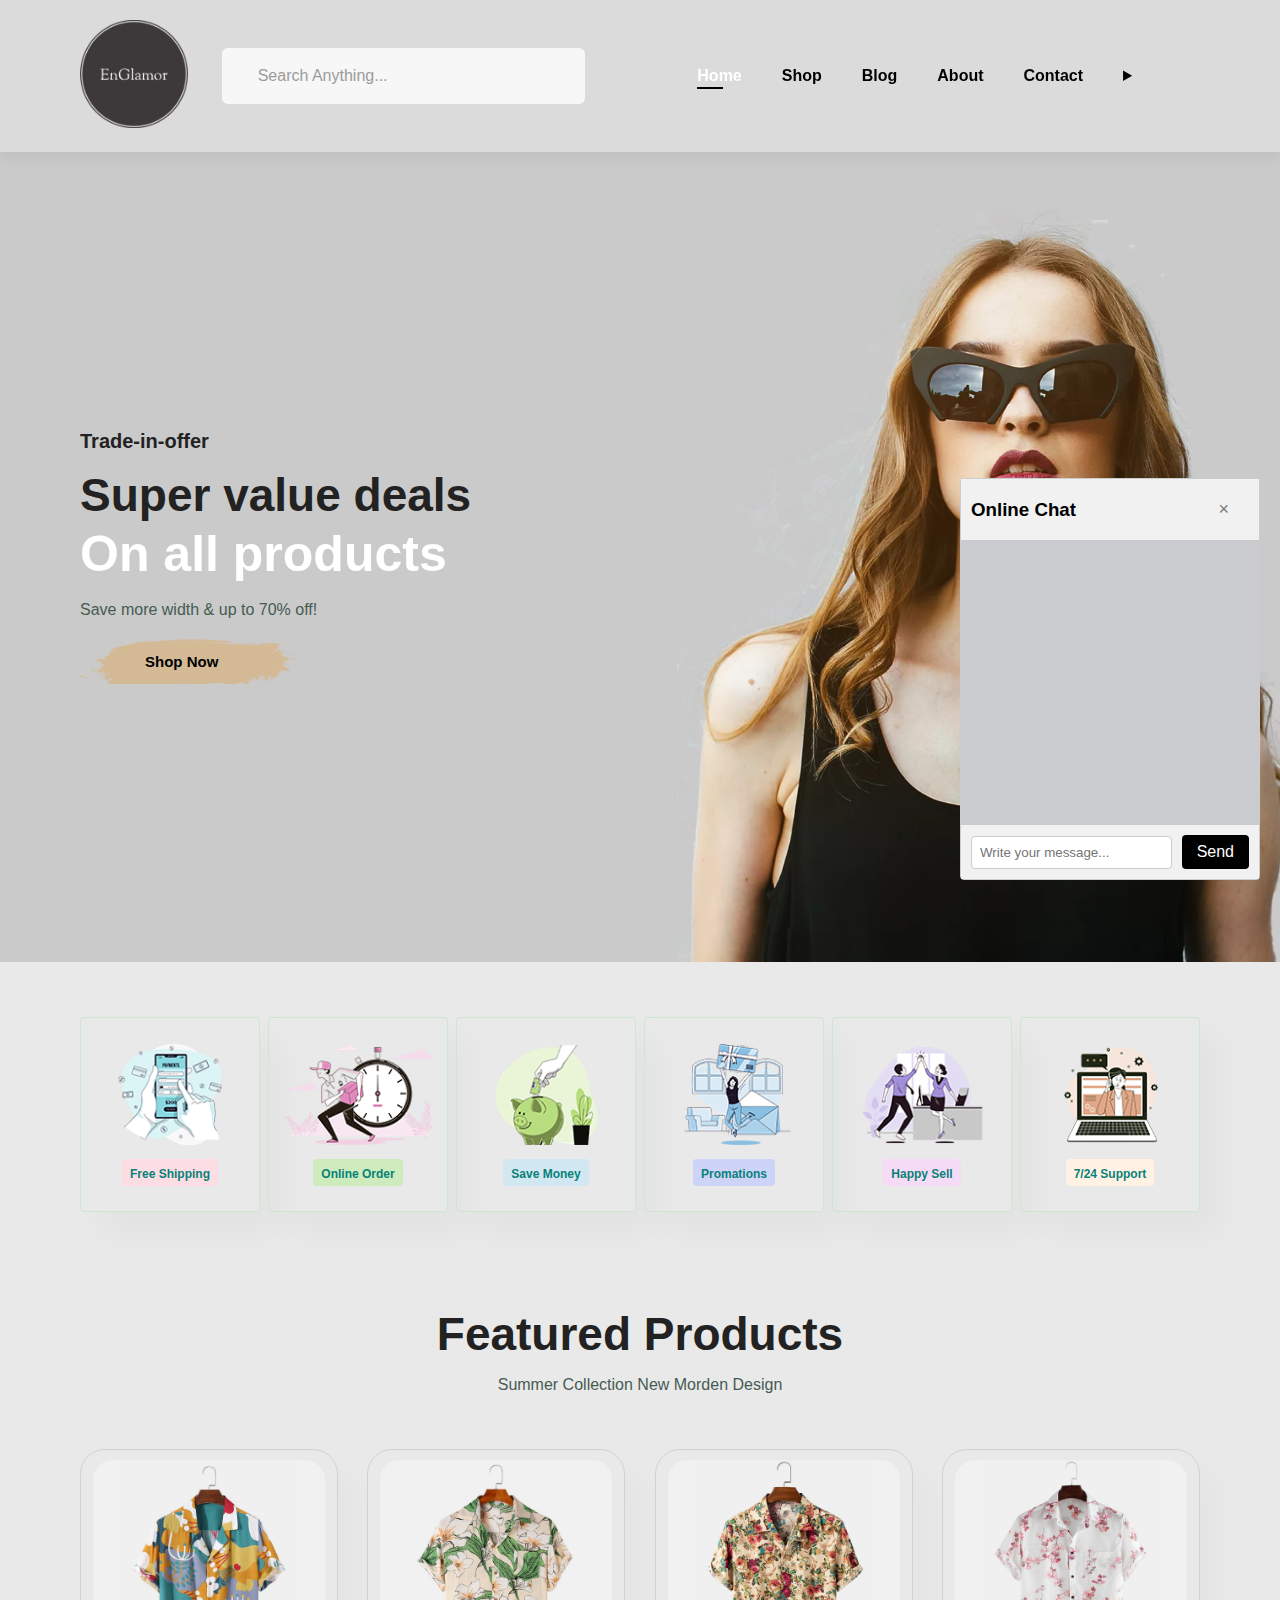
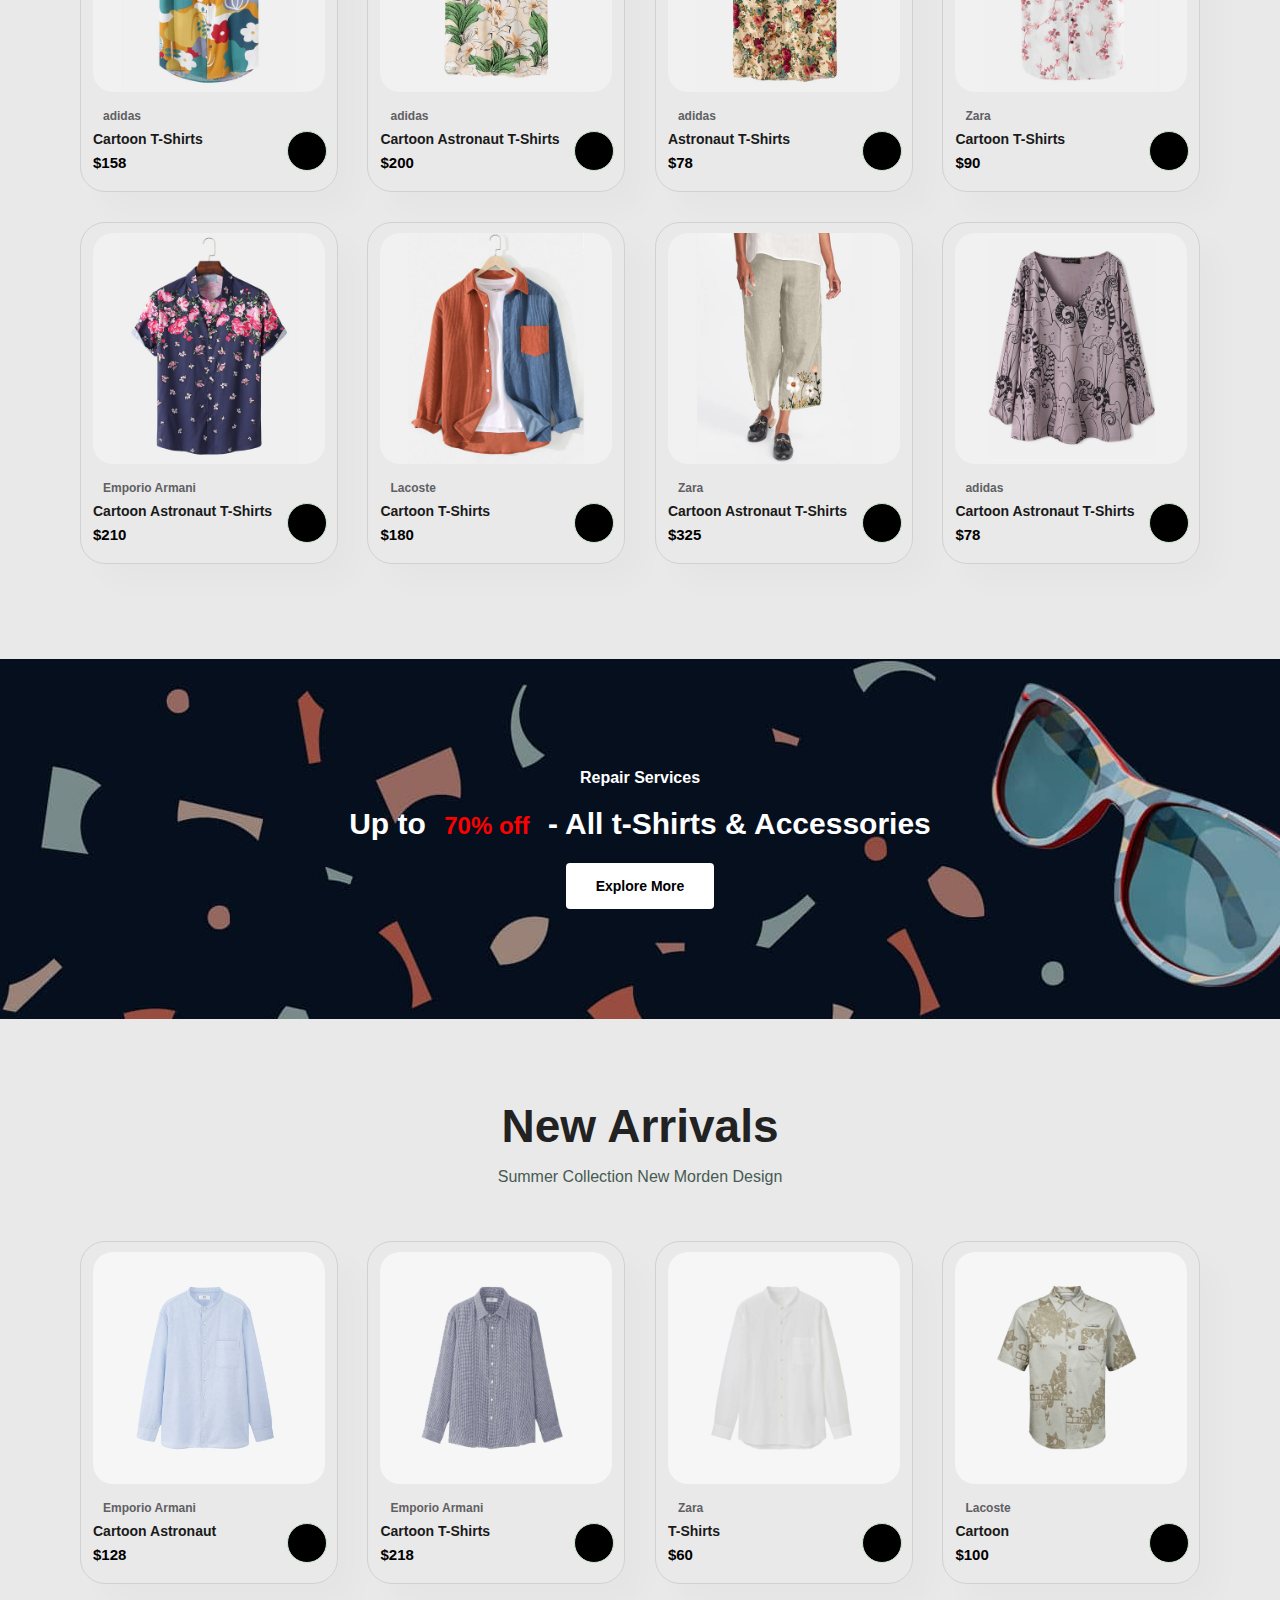
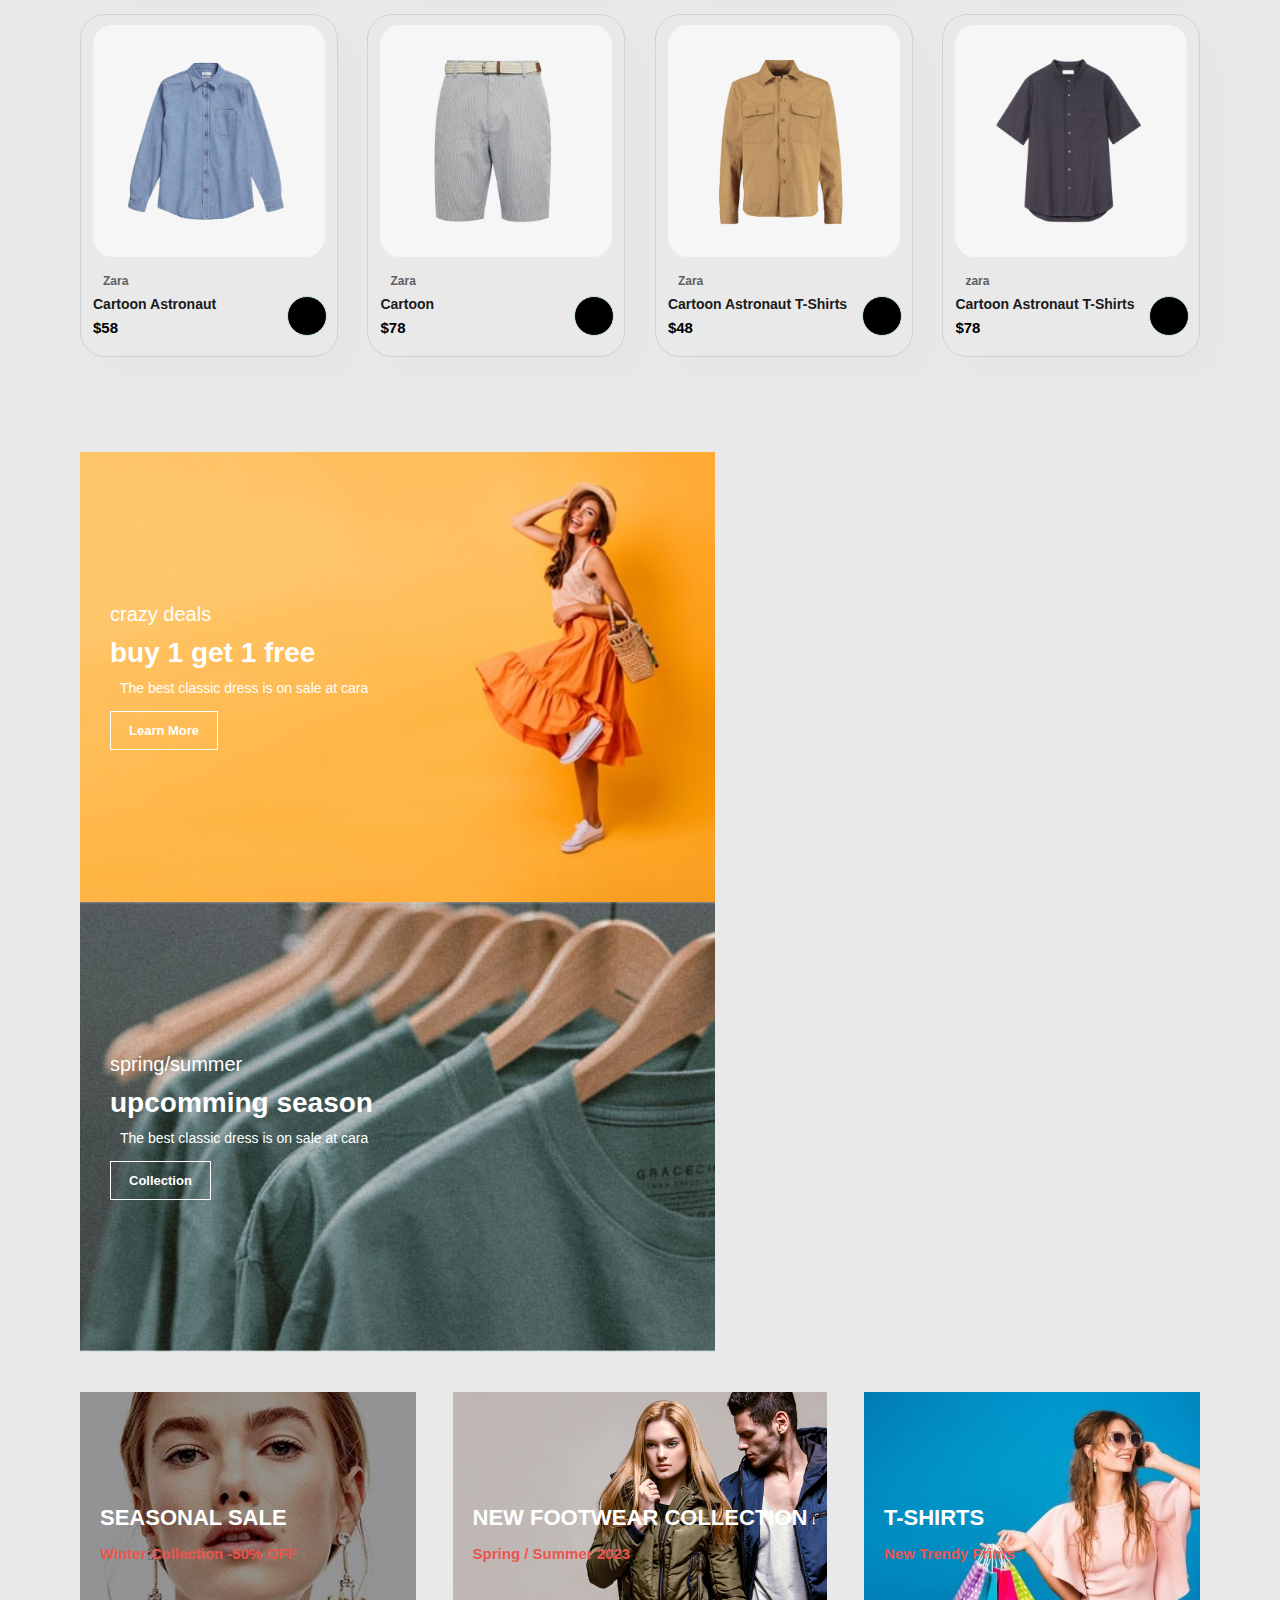
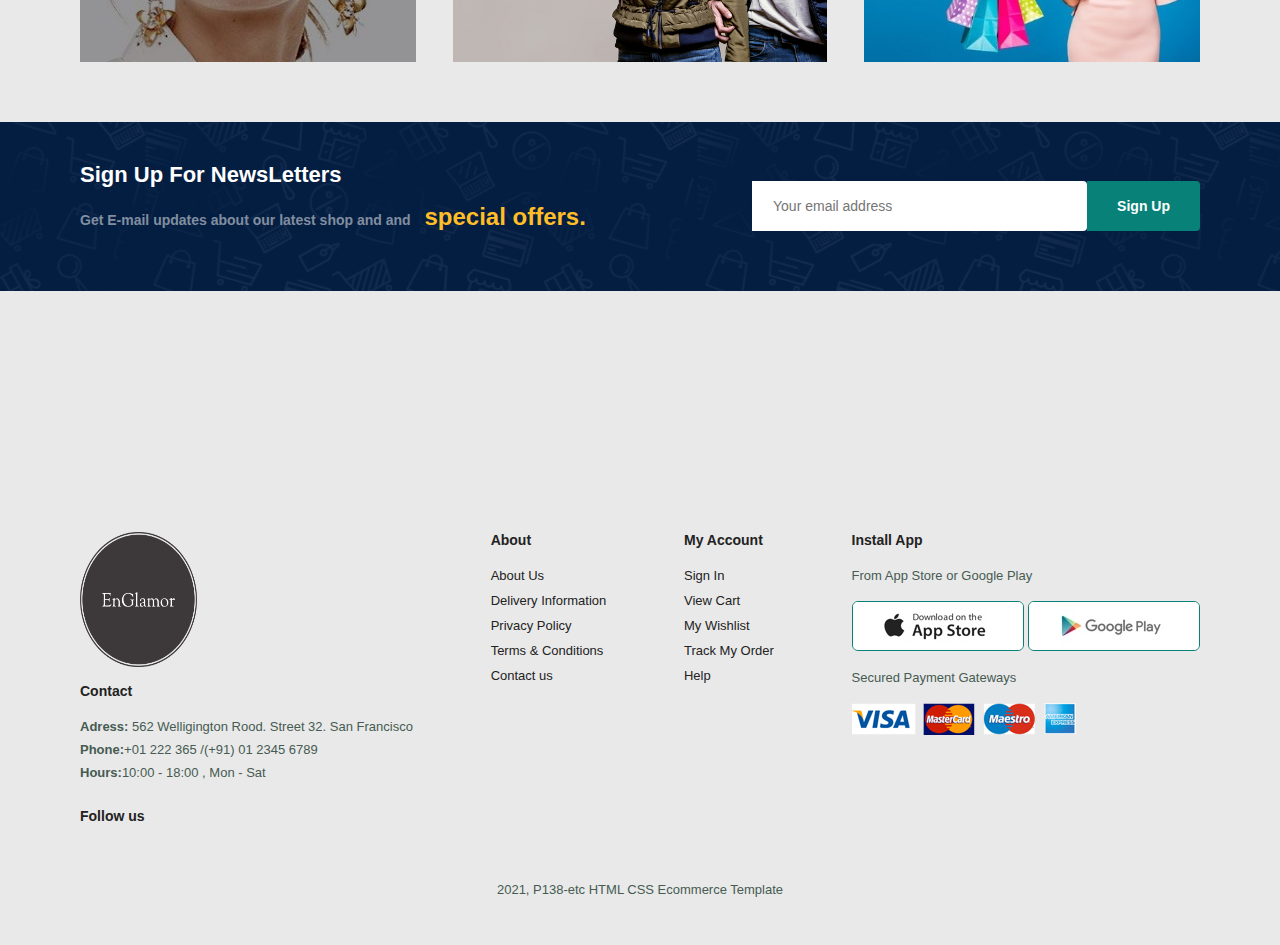
<file: Front/index.html>
<!DOCTYPE html>
<html lang="en">

<head>
    <meta charset="UTF-8">
    <meta http-equiv="X-UA-Compatible" content="IE=edge">
    <meta name="viewport" content="width=device-width, initial-scale=1.0">
    <title>EnGlamor</title>
    <link rel="icon" href="img/logo-no-background.png" type="image/x-icon">

    <link rel="stylesheet" href="https://cdnjs.cloudflare.com/ajax/libs/font-awesome/6.4.0/css/all.min.css"
        integrity="sha512-iecdLmaskl7CVkqkXNQ/ZH/XLlvWZOJyj7Yy7tcenmpD1ypASozpmT/E0iPtmFIB46ZmdtAc9eNBvH0H/ZpiBw=="
        crossorigin="anonymous" referrerpolicy="no-referrer" />
    <link rel="stylesheet" href="./style.css">
</head>

<body>
    <div id="loading-screen">
        <div class="loader"></div>
        <p>Loading...</p>
    </div>
    <button id="chat-button"><i class="fa-solid fa-comments fa-fade"></i></button>

    <div id="chat-popup">
        <div id="chat-container">
            <div id="chat-header">
                <h3>Online Chat</h3>
                <button id="close-button">&times;</button>
            </div>
            <div id="chat-body">
                <ul id="message-list"></ul>
            </div>
            <div id="chat-footer">
                <input type="text" id="message-input" placeholder="Write your message...">
                <button id="send-button">Send</button>
            </div>
        </div>
    </div>
    <button id="scrollTopButton"><i class="fa-solid fa-arrow-up"></i></button>

    <!-- Header Start-->
    <section id="header">
        <a href="#"><img src="img/logo-no-background.png" class="logo" alt=""></a>
        <div class="search-bar">
            <form id="form" action="#">
                <label id="search-label" for="search">
                    <span>
                        <i class="fa-solid fa-magnifying-glass"></i>
                    </span>
                    <input id="search" type="text" placeholder="Search Anything..." aria-label="Search"
                        autocomplete="off">
                </label>
            </form>
        </div>
        <div>

            <ul id="navbar">
                <li><a class="active" href="index.html">Home</a></li>
                <li><a href="shop.html">Shop</a></li>
                <li><a href="blog.html">Blog</a></li>
                <li><a href="about.html">About</a></li>
                <li><a href="contact.html">Contact</a></li>
                <li id="lg-user"><details>
                    <summary><i class="fa-solid fa-user"></i></summary>
                    <a href="login.html">Login</a>
                    <a href="register.html">Register</a>
                </details></li>
                <li id="lg-bag"><a href="cart.html"><i class="fa-solid fa-bag-shopping"></i></a></li>
                <a href="#" id="close"><i class="fa-solid fa-xmark"></i></a>
            </ul>
        </div>
        <div id="mobile">
            <a href="cart.html"><i class="fa-solid fa-bag-shopping"></i></a>
            <i id="bar"  class="fa-solid fa-bars"></i>
        </div>
    </section>
    <!-- Header end -->


    <!-- Hero start -->
    <section id="hero">
        <h4>Trade-in-offer</h4>
        <h2>Super value deals</h2>
        <h1>On all products</h1>
        <p>Save more width & up to 70% off!</p>
        <button>Shop Now</button>
    </section>
    <!-- Hero End -->

    <!-- Feature start -->
    <section id="feature" class="section-p1">
        <div class="fe-box">
            <img src="img/features/f1.png" alt="">
            <h6>Free Shipping </h6>
        </div>
        <div class="fe-box">
            <img src="img/features/f2.png" alt="">
            <h6>Online Order </h6>
        </div>
        <div class="fe-box">
            <img src="img/features/f3.png" alt="">
            <h6>Save Money </h6>
        </div>
        <div class="fe-box">
            <img src="img/features/f4.png" alt="">
            <h6>Promations </h6>
        </div>
        <div class="fe-box">
            <img src="img/features/f5.png" alt="">
            <h6>Happy Sell </h6>
        </div>
        <div class="fe-box">
            <img src="img/features/f6.png" alt="">
            <h6>7/24 Support</h6>
        </div>
    </section>
    <!-- Feature end -->


    <!-- Product Start -->
    <section id="product1" class="section-p1">
        <h2>Featured Products</h2>
        <p>Summer Collection New Morden Design</p>
        <div class="pro-container">
            <div class="pro " onclick="window.location.href='sproduct.html';" id="product-card">
                <img id="product-image" src="img/products/f1.jpg" alt="">
                <div class="des">
                    <span>adidas</span>
                    <h5>Cartoon T-Shirts</h5>
                    <div class="star">
                        <i class="fas fa-star"></i>
                        <i class="fas fa-star"></i>
                        <i class="fas fa-star"></i>
                        <i class="fas fa-star"></i>
                        <i class="fas fa-star"></i>
                    </div>
                    <h4>$158</h4>
                </div>
                <a href="#" id="cart"><i class="fa-solid fa-cart-shopping  "></i></a>
            </div>
            <div class="pro" onclick="window.location.href='sproduct.html';"  id="product-card">
                <img  id="product-image" src="img/products/f2.jpg" alt="">
                <div class="des">
                    <span>adidas</span>
                    <h5>Cartoon Astronaut T-Shirts</h5>
                    <div class="star">
                        <i class="fas fa-star"></i>
                        <i class="fas fa-star"></i>
                        <i class="fas fa-star"></i>
                        <i class="fas fa-star"></i>
                        <i class="fas fa-star"></i>
                    </div>
                    <h4>$200</h4>
                </div>
                <a href="#" id="cart"><i class="fa-solid fa-cart-shopping "></i></a>
                <!-- <a href="#" id="cart" class="cart1"><i class="fa-solid fa-arrow-right-arrow-left"></i></a> -->
            </div>
            <div class="pro" onclick="window.location.href='sproduct.html';"  id="product-card">
                <img   id="product-image" src="img/products/f3.jpg" alt="">
                <div class="des">
                    <span>adidas</span>
                    <h5> Astronaut T-Shirts</h5>
                    <div class="star">
                        <i class="fas fa-star"></i>
                        <i class="fas fa-star"></i>
                        <i class="fas fa-star"></i>
                        <i class="fas fa-star"></i>
                        <i class="fas fa-star"></i>
                    </div>
                    <h4>$78</h4>
                </div>
                <a href="#" id="cart"><i class="fa-solid fa-cart-shopping  "></i></a>
            </div>
            <div class="pro" onclick="window.location.href='sproduct.html';"  id="product-card">
                <img  id="product-image" src="img/products/f4.jpg" alt="">
                <div class="des">
                    <span>Zara</span>
                    <h5>Cartoon  T-Shirts</h5>
                    <div class="star">
                        <i class="fas fa-star"></i>
                        <i class="fas fa-star"></i>
                        <i class="fas fa-star"></i>
                        <i class="fas fa-star"></i>
                        <i class="fas fa-star"></i>
                    </div>
                    <h4>$90</h4>
                </div>
                <a href="#" id="cart"><i class="fa-solid fa-cart-shopping  "></i></a>
            </div>
            <div class="pro" onclick="window.location.href='sproduct.html';"   id="product-card">
                <img  id="product-image" src="img/products/f5.jpg" alt="">
                <div class="des">
                    <span>Emporio Armani</span>
                    <h5>Cartoon Astronaut T-Shirts</h5>
                    <div class="star">
                        <i class="fas fa-star"></i>
                        <i class="fas fa-star"></i>
                        <i class="fas fa-star"></i>
                        <i class="fas fa-star"></i>
                        <i class="fas fa-star"></i>
                    </div>
                    <h4>$210</h4>
                </div>
                <a href="#" id="cart"><i class="fa-solid fa-cart-shopping  "></i></a>
            </div>
            <div class="pro" onclick="window.location.href='sproduct.html';"   id="product-card">
                <img  id="product-image" src="img/products/f6.jpg" alt="">
                <div class="des">
                    <span>Lacoste</span>
                    <h5>Cartoon  T-Shirts</h5>
                    <div class="star">
                        <i class="fas fa-star"></i>
                        <i class="fas fa-star"></i>
                        <i class="fas fa-star"></i>
                        <i class="fas fa-star"></i>
                        <i class="fas fa-star"></i>
                    </div>
                    <h4>$180</h4>
                </div>
                <a href="#" id="cart"><i class="fa-solid fa-cart-shopping  "></i></a>
            </div>
            <div class="pro"  onclick="window.location.href='sproduct.html';"  id="product-card">
                <img  id="product-image" src="img/products/f7.jpg" alt="">
                <div class="des">
                    <span>Zara</span>
                    <h5>Cartoon Astronaut T-Shirts</h5>
                    <div class="star">
                        <i class="fas fa-star"></i>
                        <i class="fas fa-star"></i>
                        <i class="fas fa-star"></i>
                        <i class="fas fa-star"></i>
                        <i class="fas fa-star"></i>
                    </div>
                    <h4>$325</h4>
                </div>
                <a href="#" id="cart"><i class="fa-solid fa-cart-shopping  "></i></a>
            </div>
            <div class="pro" onclick="window.location.href='sproduct.html';"  id="product-card">
                <img  id="product-image" src="img/products/f8.jpg" alt="">
                <div class="des">
                    <span>adidas</span>
                    <h5>Cartoon Astronaut T-Shirts</h5>
                    <div class="star">
                        <i class="fas fa-star"></i>
                        <i class="fas fa-star"></i>
                        <i class="fas fa-star"></i>
                        <i class="fas fa-star"></i>
                        <i class="fas fa-star"></i>
                    </div>
                    <h4>$78</h4>
                </div>
                <a href="#" id="cart"><i class="fa-solid fa-cart-shopping  "></i></a>
            </div>
        </div>
    </section>
    <!-- Product end -->


    <!-- Banner Start -->
    <section id="banner" class="section-m1">
        <h4>Repair Services</h4>
        <h2>Up to <span>70% off</span> - All t-Shirts & Accessories</h2>
        <button class="normal">Explore More</button>
    </section>
    <!-- Banner end -->

    <!-- Praduct part2 start -->
    <section id="product1" class="section-p1">
        <h2>New Arrivals</h2>
        <p>Summer Collection New Morden Design</p>
        <div class="pro-container">
            <div class="pro" onclick="window.location.href='sproduct.html';"  id="product-card">
                <img  id="product-image" src="img/products/n1.jpg" alt="">
                <div class="des">
                    <span>Emporio Armani</span>
                    <h5>Cartoon Astronaut </h5>
                    <div class="star">
                        <i class="fas fa-star"></i>
                        <i class="fas fa-star"></i>
                        <i class="fas fa-star"></i>
                        <i class="fas fa-star"></i>
                        <i class="fas fa-star"></i>
                    </div>
                    <h4>$128</h4>
                </div>
                <a href="#" id="cart"><i class="fa-solid fa-cart-shopping  "></i></a>
            </div>
            <div class="pro" onclick="window.location.href='sproduct.html';"   id="product-card">
                <img  id="product-image" src="img/products/n2.jpg" alt="">
                <div class="des">
                    <span>Emporio Armani</span>
                    <h5>Cartoon  T-Shirts</h5>
                    <div class="star">
                        <i class="fas fa-star"></i>
                        <i class="fas fa-star"></i>
                        <i class="fas fa-star"></i>
                        <i class="fas fa-star"></i>
                        <i class="fas fa-star"></i>
                    </div>
                    <h4>$218</h4>
                </div>
                <a href="#" id="cart"><i class="fa-solid fa-cart-shopping  "></i></a>
            </div>
            <div class="pro" onclick="window.location.href='sproduct.html';"   id="product-card">
                <img  id="product-image" src="img/products/n3.jpg" alt="">
                <div class="des">
                    <span>Zara</span>
                    <h5> T-Shirts</h5>
                    <div class="star">
                        <i class="fas fa-star"></i>
                        <i class="fas fa-star"></i>
                        <i class="fas fa-star"></i>
                        <i class="fas fa-star"></i>
                        <i class="fas fa-star"></i>
                    </div>
                    <h4>$60</h4>
                </div>
                <a href="#" id="cart"><i class="fa-solid fa-cart-shopping  "></i></a>
            </div>
            <div class="pro" onclick="window.location.href='sproduct.html';"  id="product-card">
                <img  id="product-image" src="img/products/n4.jpg" alt="">
                <div class="des">
                    <span>Lacoste</span>
                    <h5>Cartoon </h5>
                    <div class="star">
                        <i class="fas fa-star"></i>
                        <i class="fas fa-star"></i>
                        <i class="fas fa-star"></i>
                        <i class="fas fa-star"></i>
                        <i class="fas fa-star"></i>
                    </div>
                    <h4>$100</h4>
                </div>
                <a href="#" id="cart"><i class="fa-solid fa-cart-shopping  "></i></a>
            </div>
            <div class="pro" onclick="window.location.href='sproduct.html';"  id="product-card">
                <img  id="product-image" src="img/products/n5.jpg" alt="">
                <div class="des">
                    <span>Zara</span>
                    <h5> Cartoon Astronaut</h5>
                    <div class="star">
                        <i class="fas fa-star"></i>
                        <i class="fas fa-star"></i>
                        <i class="fas fa-star"></i>
                        <i class="fas fa-star"></i>
                        <i class="fas fa-star"></i>
                    </div>
                    <h4>$58</h4>
                </div>
                <a href="#" id="cart"><i class="fa-solid fa-cart-shopping  "></i></a>
            </div>
            <div class="pro" onclick="window.location.href='sproduct.html';"   id="product-card">
                <img  id="product-image" src="img/products/n6.jpg" alt="">
                <div class="des">
                    <span>Zara</span>
                    <h5>Cartoon </h5>
                    <div class="star">
                        <i class="fas fa-star"></i>
                        <i class="fas fa-star"></i>
                        <i class="fas fa-star"></i>
                        <i class="fas fa-star"></i>
                        <i class="fas fa-star"></i>
                    </div>
                    <h4>$78</h4>
                </div>
                <a href="#" id="cart"><i class="fa-solid fa-cart-shopping  "></i></a>
            </div>
            <div class="pro" onclick="window.location.href='sproduct.html';"  id="product-card">
                <img  id="product-image" src="img/products/n7.jpg" alt="">
                <div class="des">
                    <span>Zara</span>
                    <h5>Cartoon Astronaut T-Shirts</h5>
                    <div class="star">
                        <i class="fas fa-star"></i>
                        <i class="fas fa-star"></i>
                        <i class="fas fa-star"></i>
                        <i class="fas fa-star"></i>
                        <i class="fas fa-star"></i>
                    </div>
                    <h4>$48</h4>
                </div>
                <a href="#" id="cart"><i class="fa-solid fa-cart-shopping  "></i></a>
            </div>
            <div class="pro" onclick="window.location.href='sproduct.html';"   id="product-card">
                <img  id="product-image" src="img/products/n8.jpg" alt="">
                <div class="des">
                    <span>zara</span>
                    <h5>Cartoon Astronaut T-Shirts</h5>
                    <div class="star">
                        <i class="fas fa-star"></i>
                        <i class="fas fa-star"></i>
                        <i class="fas fa-star"></i>
                        <i class="fas fa-star"></i>
                        <i class="fas fa-star"></i>
                    </div>
                    <h4>$78</h4>
                </div>
                <a href="#" id="cart"><i class="fa-solid fa-cart-shopping  "></i></a>
            </div>
        </div>
    </section>
    <!-- Praduct part2 end -->

    <!-- sm banner start -->
    <section id="sm-banner" class="section-p1">
        <div class="banner-box">
            <h4>crazy deals</h4>
            <h2>buy 1 get 1 free</h2>
            <span>The best classic dress is on sale at cara</span>
            <button class="white">Learn More</button>
        </div>
        <div class="banner-box banner-box2">
            <h4>spring/summer</h4>
            <h2>upcomming season</h2>
            <span>The best classic dress is on sale at cara</span>
            <button class="white">Collection</button>
        </div>
    </section>
    <!-- sm banner end -->

    <!-- section3 start -->
    <section id="banner3">
        <div class="banner-box ">
            <h2>SEASONAL SALE</h2>
            <h3>Winter Collection -50% OFF</h3>
        </div>
        <div class="banner-box banner-box2">
            <h2>NEW FOOTWEAR COLLECTION</h2>
            <h3>Spring / Summer 2023</h3>
        </div>
        <div class="banner-box banner-box3">
            <h2>T-SHIRTS</h2>
            <h3>New Trendy Prints</h3>
        </div>
    </section>
    <!-- section3 end -->

    <section id="newsletter" class="section-p1 section-m1">
        <div class="newstext">
            <h4>Sign Up For NewsLetters</h4>
            <p>Get E-mail updates about our latest shop and and <span> special offers.</span></p>
        </div>
        <div class="form">
            <input type="text" placeholder="Your email address">
            <button class="normal">Sign Up</button>
        </div>
    </section>

    <!-- footer start -->
    <footer class="section-p1">
        <div class="col">
            <img class="logo2"   src="img/logo-no-background.png" alt="">
            <h4>Contact</h4>
            <p> <strong>Adress:</strong> 562 Welligington Rood. Street 32. San Francisco</p>
            <p> <strong>Phone:</strong>+01 222 365 /(+91) 01 2345 6789</p>
            <p> <strong>Hours:</strong>10:00 - 18:00 , Mon - Sat</p>
            <div class="follow">
                <h4>Follow us</h4>
                <div class="icon">
                    <i class="fa-brands fa-facebook-f"></i>
                    <i class="fa-brands fa-twitter"></i>
                    <i class="fa-brands fa-instagram"></i>
                    <i class="fa-brands fa-pinterest-p"></i>
                    <i class="fa-brands fa-youtube"></i>
                </div>
            </div>
        </div>
        <div class="col">
            <h4>About</h4>
            <a href="#">About Us</a>
            <a href="#">Delivery Information</a>
            <a href="#">Privacy Policy</a>
            <a href="#">Terms & Conditions</a>
            <a href="#">Contact us</a>
        </div>
        <div class="col">
            <h4>My Account</h4>
            <a href="#">Sign In </a>
            <a href="#">View Cart</a>
            <a href="#">My Wishlist</a>
            <a href="#">Track My Order</a>
            <a href="#">Help</a>
        </div>
        <div class="col install">
            <h4>Install App</h4>
            <p>From App Store or Google Play</p>
            <div class="row">
                <img src="img/pay/app.jpg" alt="">
                <img src="img/pay/play.jpg" alt="">
            </div>
            <p>Secured Payment Gateways</p>
            <img src="img/pay/pay.png" alt="">
        </div>
        <div class="copyright">
            <p>2021, P138-etc HTML CSS Ecommerce Template</p>
        </div>
    </footer>
    <!-- footer end -->
    <script>
        window.addEventListener("load", function() {
  var loadingScreen = document.getElementById("loading-screen");
  loadingScreen.style.display = "none";
});


 var chatButton = document.getElementById("chat-button");
 var chatPopup = document.getElementById("chat-popup");
 var closeButton = document.getElementById("close-button");
 var messageInput = document.getElementById("message-input");
 var sendButton = document.getElementById("send-button");
var messageList = document.getElementById("message-list");

chatButton.addEventListener("click", function() {
    chatPopup.style.display = "block";
});

closeButton.addEventListener("click", function() {
    chatPopup.style.display = "none";
 });

sendButton.addEventListener("click", function() {
    var message = messageInput.value;
    if (message !== "") {
        var listItem = document.createElement("li");
        listItem.textContent = message;
        messageList.appendChild(listItem);
        messageInput.value = "";
     }
});

    </script>

    <script src="./script.js"></script>
</body>

</html>
</file>
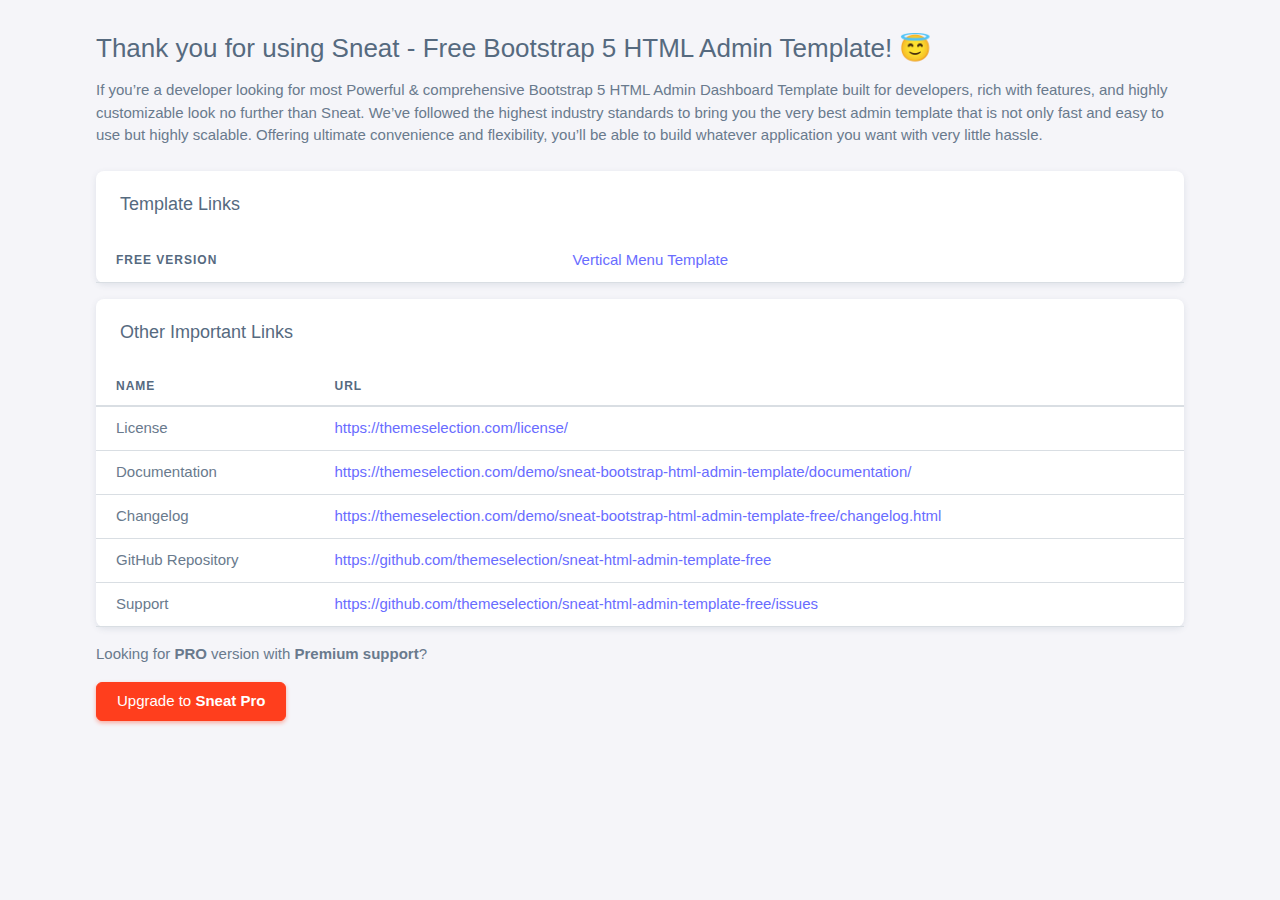
<file: Proyekt/Admin Panel/sneat-1.0.0/index.html>
<!DOCTYPE html>


<html lang="en" class="light-style  customizer-hide" dir="ltr" data-theme="theme-default" data-assets-path="assets/"
  data-template="vertical-menu-template-no-customizer">

<head>
  <meta charset="utf-8" />
  <meta name="viewport"
    content="width=device-width, initial-scale=1.0, user-scalable=no, minimum-scale=1.0, maximum-scale=1.0" />

  <title>Sneat - Free Bootstrap 5 HTML Admin Template</title>

  <meta name="description" content="" />

  <!-- Favicon -->
  <link rel="icon" type="image/x-icon" href="assets/img/favicon/favicon.ico" />

  <!-- Fonts -->
  <link rel="preconnect" href="https://fonts.googleapis.com">
  <link rel="preconnect" href="https://fonts.gstatic.com" crossorigin>
  <link
    href="https://fonts.googleapis.com/css2?family=Open+Sans:ital,wght@0,300;0,400;0,500;0,600;0,700;1,300;1,400;1,500;1,600;1,700&display=swap"
    rel="stylesheet">

  <!-- Core CSS -->
  <link rel="stylesheet" href="assets/vendor/css/core.css" />
  <link rel="stylesheet" href="assets/vendor/css/theme-default.css" />
  <link rel="stylesheet" href="assets/css/demo.css" />
</head>

<body>

  <!-- Content -->
  <div class="container flex-grow-1 container-p-y my-2">
    <h3>Thank you for using Sneat - Free Bootstrap 5 HTML Admin Template! 😇</h3>
    <p>If you’re a developer looking for most Powerful & comprehensive Bootstrap 5 HTML Admin Dashboard Template built
      for developers, rich with features, and highly customizable look no further than Sneat. We’ve followed the highest
      industry standards to bring you the very best admin template that is not only fast and easy to use but highly
      scalable. Offering ultimate convenience and flexibility, you’ll be able to build whatever application you want
      with very little hassle.</p>

    <!-- Examples -->
    <div class="row mt-sm-4 mt-3">
      <div class="col-12 mb-3">
        <div class="card">
          <h5 class="card-header">Template Links</h5>
          <!-- Template Demo Links -->
          <table class="table">
            <tbody>
              <tr>
                <th>Free Version</th>
                <td><a href="html/index.html" target="_blank">Vertical Menu Template</a></td>
              </tr>
            </tbody>
          </table>
          <!--/ Template Demo Links -->
        </div>
      </div>

      <div class="col-12 mb-3">
        <div class="card">

          <h5 class="card-header">Other Important Links</h5>
          <!-- Other Links -->
          <table class="table">
            <thead>
              <tr>
                <th scope="col">Name</th>
                <th scope="col">URL</th>
              </tr>
            </thead>
            <tbody>

              <tr>
                <td>License </td>
                <td>
                  <a href="https://themeselection.com/license/" target="_blank">https://themeselection.com/license/</a>
                </td>
              </tr>

              <tr>
                <td>Documentation</td>
                <td>
                  <a href="https://themeselection.com/demo/sneat-bootstrap-html-admin-template/documentation/"
                    target="_blank">https://themeselection.com/demo/sneat-bootstrap-html-admin-template/documentation/</a>
                </td>
              </tr>

              <tr>
                <td>Changelog</td>
                <td>
                  <a href="https://themeselection.com/demo/sneat-bootstrap-html-admin-template-free/changelog.html"
                    target="_blank">https://themeselection.com/demo/sneat-bootstrap-html-admin-template-free/changelog.html</a>
                </td>
              </tr>


              <tr>
                <td>GitHub Repository</td>
                <td>
                  <a href="https://github.com/themeselection/sneat-html-admin-template-free"
                    target="_blank">https://github.com/themeselection/sneat-html-admin-template-free</a>
                </td>
              </tr>


              <tr>
                <td>Support</td>
                <td>
                  <a href="https://github.com/themeselection/sneat-html-admin-template-free/issues"
                    target="_blank">https://github.com/themeselection/sneat-html-admin-template-free/issues</a>
                </td>
              </tr>

            </tbody>
          </table>
          <!--/ Other Links -->
        </div>
      </div>

      <div class="col-12 mb-3">
        <p>Looking for <strong>PRO</strong> version with <strong>Premium support</strong>?</p>
        <div class="upgrade-to-pro">
          <a href="https://themeselection.com/products/sneat-bootstrap-html-admin-template/" target="_blank"
            class="btn btn-danger">Upgrade to <strong>Sneat Pro</strong></a>
        </div>
      </div>
    </div>
  </div>
  <!-- / Content -->

</body>

</html>
</file>
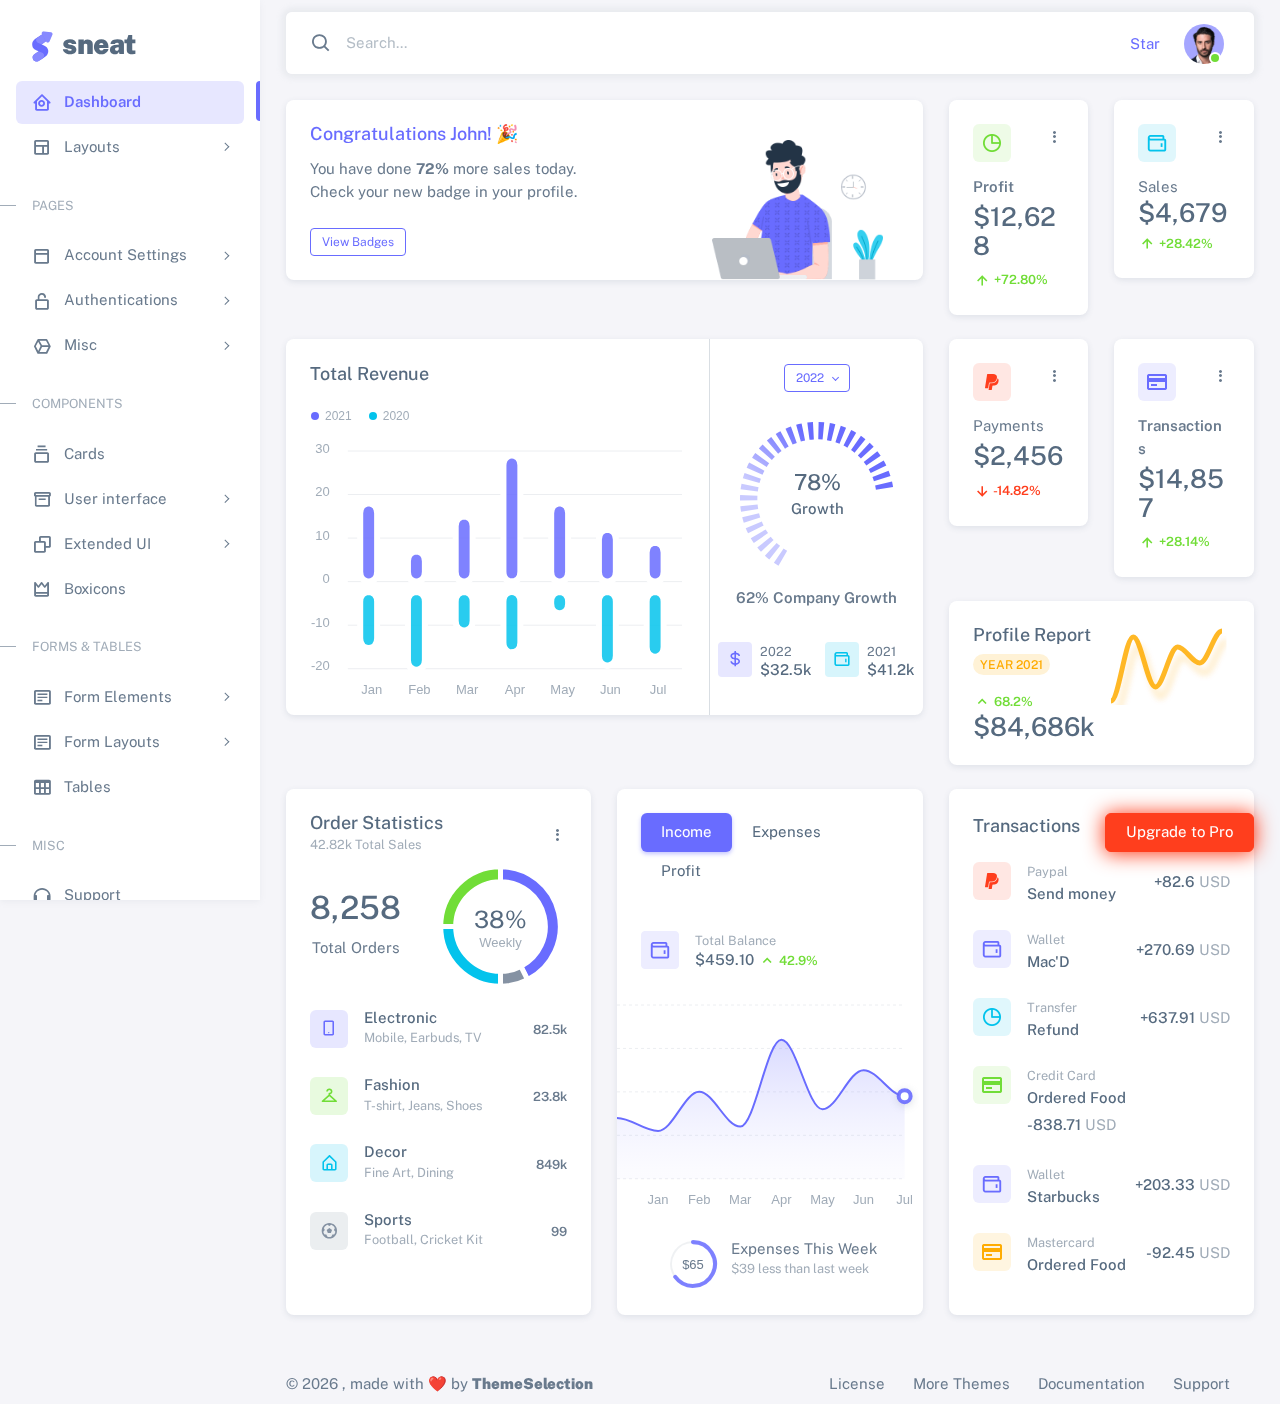
<file: Proyekt/Admin Panel/sneat-1.0.0/html/index.html>
<!DOCTYPE html>
<html
  lang="en"
  class="light-style layout-menu-fixed"
  dir="ltr"
  data-theme="theme-default"
  data-assets-path="../assets/"
  data-template="vertical-menu-template-free"
>
  <head>
    <meta charset="utf-8" />
    <meta
      name="viewport"
      content="width=device-width, initial-scale=1.0, user-scalable=no, minimum-scale=1.0, maximum-scale=1.0"
    />

    <title>Dashboard - Analytics | Sneat - Bootstrap 5 HTML Admin Template - Pro</title>

    <meta name="description" content="" />

    <!-- Favicon -->
    <link rel="icon" type="image/x-icon" href="../assets/img/favicon/favicon.ico" />

    <!-- Fonts -->
    <link rel="preconnect" href="https://fonts.googleapis.com" />
    <link rel="preconnect" href="https://fonts.gstatic.com" crossorigin />
    <link
      href="https://fonts.googleapis.com/css2?family=Public+Sans:ital,wght@0,300;0,400;0,500;0,600;0,700;1,300;1,400;1,500;1,600;1,700&display=swap"
      rel="stylesheet"
    />

    <!-- Icons. Uncomment required icon fonts -->
    <link rel="stylesheet" href="../assets/vendor/fonts/boxicons.css" />

    <!-- Core CSS -->
    <link rel="stylesheet" href="../assets/vendor/css/core.css" class="template-customizer-core-css" />
    <link rel="stylesheet" href="../assets/vendor/css/theme-default.css" class="template-customizer-theme-css" />
    <link rel="stylesheet" href="../assets/css/demo.css" />

    <!-- Vendors CSS -->
    <link rel="stylesheet" href="../assets/vendor/libs/perfect-scrollbar/perfect-scrollbar.css" />

    <link rel="stylesheet" href="../assets/vendor/libs/apex-charts/apex-charts.css" />

    <!-- Page CSS -->

    <!-- Helpers -->
    <script src="../assets/vendor/js/helpers.js"></script>

    <!--! Template customizer & Theme config files MUST be included after core stylesheets and helpers.js in the <head> section -->
    <!--? Config:  Mandatory theme config file contain global vars & default theme options, Set your preferred theme option in this file.  -->
    <script src="../assets/js/config.js"></script>
  </head>

  <body>
    <!-- Layout wrapper -->
    <div class="layout-wrapper layout-content-navbar">
      <div class="layout-container">
        <!-- Menu -->

        <aside id="layout-menu" class="layout-menu menu-vertical menu bg-menu-theme">
          <div class="app-brand demo">
            <a href="index.html" class="app-brand-link">
              <span class="app-brand-logo demo">
                <svg
                  width="25"
                  viewBox="0 0 25 42"
                  version="1.1"
                  xmlns="http://www.w3.org/2000/svg"
                  xmlns:xlink="http://www.w3.org/1999/xlink"
                >
                  <defs>
                    <path
                      d="M13.7918663,0.358365126 L3.39788168,7.44174259 C0.566865006,9.69408886 -0.379795268,12.4788597 0.557900856,15.7960551 C0.68998853,16.2305145 1.09562888,17.7872135 3.12357076,19.2293357 C3.8146334,19.7207684 5.32369333,20.3834223 7.65075054,21.2172976 L7.59773219,21.2525164 L2.63468769,24.5493413 C0.445452254,26.3002124 0.0884951797,28.5083815 1.56381646,31.1738486 C2.83770406,32.8170431 5.20850219,33.2640127 7.09180128,32.5391577 C8.347334,32.0559211 11.4559176,30.0011079 16.4175519,26.3747182 C18.0338572,24.4997857 18.6973423,22.4544883 18.4080071,20.2388261 C17.963753,17.5346866 16.1776345,15.5799961 13.0496516,14.3747546 L10.9194936,13.4715819 L18.6192054,7.984237 L13.7918663,0.358365126 Z"
                      id="path-1"
                    ></path>
                    <path
                      d="M5.47320593,6.00457225 C4.05321814,8.216144 4.36334763,10.0722806 6.40359441,11.5729822 C8.61520715,12.571656 10.0999176,13.2171421 10.8577257,13.5094407 L15.5088241,14.433041 L18.6192054,7.984237 C15.5364148,3.11535317 13.9273018,0.573395879 13.7918663,0.358365126 C13.5790555,0.511491653 10.8061687,2.3935607 5.47320593,6.00457225 Z"
                      id="path-3"
                    ></path>
                    <path
                      d="M7.50063644,21.2294429 L12.3234468,23.3159332 C14.1688022,24.7579751 14.397098,26.4880487 13.008334,28.506154 C11.6195701,30.5242593 10.3099883,31.790241 9.07958868,32.3040991 C5.78142938,33.4346997 4.13234973,34 4.13234973,34 C4.13234973,34 2.75489982,33.0538207 2.37032616e-14,31.1614621 C-0.55822714,27.8186216 -0.55822714,26.0572515 -4.05231404e-15,25.8773518 C0.83734071,25.6075023 2.77988457,22.8248993 3.3049379,22.52991 C3.65497346,22.3332504 5.05353963,21.8997614 7.50063644,21.2294429 Z"
                      id="path-4"
                    ></path>
                    <path
                      d="M20.6,7.13333333 L25.6,13.8 C26.2627417,14.6836556 26.0836556,15.9372583 25.2,16.6 C24.8538077,16.8596443 24.4327404,17 24,17 L14,17 C12.8954305,17 12,16.1045695 12,15 C12,14.5672596 12.1403557,14.1461923 12.4,13.8 L17.4,7.13333333 C18.0627417,6.24967773 19.3163444,6.07059163 20.2,6.73333333 C20.3516113,6.84704183 20.4862915,6.981722 20.6,7.13333333 Z"
                      id="path-5"
                    ></path>
                  </defs>
                  <g id="g-app-brand" stroke="none" stroke-width="1" fill="none" fill-rule="evenodd">
                    <g id="Brand-Logo" transform="translate(-27.000000, -15.000000)">
                      <g id="Icon" transform="translate(27.000000, 15.000000)">
                        <g id="Mask" transform="translate(0.000000, 8.000000)">
                          <mask id="mask-2" fill="white">
                            <use xlink:href="#path-1"></use>
                          </mask>
                          <use fill="#696cff" xlink:href="#path-1"></use>
                          <g id="Path-3" mask="url(#mask-2)">
                            <use fill="#696cff" xlink:href="#path-3"></use>
                            <use fill-opacity="0.2" fill="#FFFFFF" xlink:href="#path-3"></use>
                          </g>
                          <g id="Path-4" mask="url(#mask-2)">
                            <use fill="#696cff" xlink:href="#path-4"></use>
                            <use fill-opacity="0.2" fill="#FFFFFF" xlink:href="#path-4"></use>
                          </g>
                        </g>
                        <g
                          id="Triangle"
                          transform="translate(19.000000, 11.000000) rotate(-300.000000) translate(-19.000000, -11.000000) "
                        >
                          <use fill="#696cff" xlink:href="#path-5"></use>
                          <use fill-opacity="0.2" fill="#FFFFFF" xlink:href="#path-5"></use>
                        </g>
                      </g>
                    </g>
                  </g>
                </svg>
              </span>
              <span class="app-brand-text demo menu-text fw-bolder ms-2">Sneat</span>
            </a>

            <a href="javascript:void(0);" class="layout-menu-toggle menu-link text-large ms-auto d-block d-xl-none">
              <i class="bx bx-chevron-left bx-sm align-middle"></i>
            </a>
          </div>

          <div class="menu-inner-shadow"></div>

          <ul class="menu-inner py-1">
            <!-- Dashboard -->
            <li class="menu-item active">
              <a href="index.html" class="menu-link">
                <i class="menu-icon tf-icons bx bx-home-circle"></i>
                <div data-i18n="Analytics">Dashboard</div>
              </a>
            </li>

            <!-- Layouts -->
            <li class="menu-item">
              <a href="javascript:void(0);" class="menu-link menu-toggle">
                <i class="menu-icon tf-icons bx bx-layout"></i>
                <div data-i18n="Layouts">Layouts</div>
              </a>

              <ul class="menu-sub">
                <li class="menu-item">
                  <a href="layouts-without-menu.html" class="menu-link">
                    <div data-i18n="Without menu">Without menu</div>
                  </a>
                </li>
                <li class="menu-item">
                  <a href="layouts-without-navbar.html" class="menu-link">
                    <div data-i18n="Without navbar">Without navbar</div>
                  </a>
                </li>
                <li class="menu-item">
                  <a href="layouts-container.html" class="menu-link">
                    <div data-i18n="Container">Container</div>
                  </a>
                </li>
                <li class="menu-item">
                  <a href="layouts-fluid.html" class="menu-link">
                    <div data-i18n="Fluid">Fluid</div>
                  </a>
                </li>
                <li class="menu-item">
                  <a href="layouts-blank.html" class="menu-link">
                    <div data-i18n="Blank">Blank</div>
                  </a>
                </li>
              </ul>
            </li>

            <li class="menu-header small text-uppercase">
              <span class="menu-header-text">Pages</span>
            </li>
            <li class="menu-item">
              <a href="javascript:void(0);" class="menu-link menu-toggle">
                <i class="menu-icon tf-icons bx bx-dock-top"></i>
                <div data-i18n="Account Settings">Account Settings</div>
              </a>
              <ul class="menu-sub">
                <li class="menu-item">
                  <a href="pages-account-settings-account.html" class="menu-link">
                    <div data-i18n="Account">Account</div>
                  </a>
                </li>
                <li class="menu-item">
                  <a href="pages-account-settings-notifications.html" class="menu-link">
                    <div data-i18n="Notifications">Notifications</div>
                  </a>
                </li>
                <li class="menu-item">
                  <a href="pages-account-settings-connections.html" class="menu-link">
                    <div data-i18n="Connections">Connections</div>
                  </a>
                </li>
              </ul>
            </li>
            <li class="menu-item">
              <a href="javascript:void(0);" class="menu-link menu-toggle">
                <i class="menu-icon tf-icons bx bx-lock-open-alt"></i>
                <div data-i18n="Authentications">Authentications</div>
              </a>
              <ul class="menu-sub">
                <li class="menu-item">
                  <a href="auth-login-basic.html" class="menu-link" target="_blank">
                    <div data-i18n="Basic">Login</div>
                  </a>
                </li>
                <li class="menu-item">
                  <a href="auth-register-basic.html" class="menu-link" target="_blank">
                    <div data-i18n="Basic">Register</div>
                  </a>
                </li>
                <li class="menu-item">
                  <a href="auth-forgot-password-basic.html" class="menu-link" target="_blank">
                    <div data-i18n="Basic">Forgot Password</div>
                  </a>
                </li>
              </ul>
            </li>
            <li class="menu-item">
              <a href="javascript:void(0);" class="menu-link menu-toggle">
                <i class="menu-icon tf-icons bx bx-cube-alt"></i>
                <div data-i18n="Misc">Misc</div>
              </a>
              <ul class="menu-sub">
                <li class="menu-item">
                  <a href="pages-misc-error.html" class="menu-link">
                    <div data-i18n="Error">Error</div>
                  </a>
                </li>
                <li class="menu-item">
                  <a href="pages-misc-under-maintenance.html" class="menu-link">
                    <div data-i18n="Under Maintenance">Under Maintenance</div>
                  </a>
                </li>
              </ul>
            </li>
            <!-- Components -->
            <li class="menu-header small text-uppercase"><span class="menu-header-text">Components</span></li>
            <!-- Cards -->
            <li class="menu-item">
              <a href="cards-basic.html" class="menu-link">
                <i class="menu-icon tf-icons bx bx-collection"></i>
                <div data-i18n="Basic">Cards</div>
              </a>
            </li>
            <!-- User interface -->
            <li class="menu-item">
              <a href="javascript:void(0)" class="menu-link menu-toggle">
                <i class="menu-icon tf-icons bx bx-box"></i>
                <div data-i18n="User interface">User interface</div>
              </a>
              <ul class="menu-sub">
                <li class="menu-item">
                  <a href="ui-accordion.html" class="menu-link">
                    <div data-i18n="Accordion">Accordion</div>
                  </a>
                </li>
                <li class="menu-item">
                  <a href="ui-alerts.html" class="menu-link">
                    <div data-i18n="Alerts">Alerts</div>
                  </a>
                </li>
                <li class="menu-item">
                  <a href="ui-badges.html" class="menu-link">
                    <div data-i18n="Badges">Badges</div>
                  </a>
                </li>
                <li class="menu-item">
                  <a href="ui-buttons.html" class="menu-link">
                    <div data-i18n="Buttons">Buttons</div>
                  </a>
                </li>
                <li class="menu-item">
                  <a href="ui-carousel.html" class="menu-link">
                    <div data-i18n="Carousel">Carousel</div>
                  </a>
                </li>
                <li class="menu-item">
                  <a href="ui-collapse.html" class="menu-link">
                    <div data-i18n="Collapse">Collapse</div>
                  </a>
                </li>
                <li class="menu-item">
                  <a href="ui-dropdowns.html" class="menu-link">
                    <div data-i18n="Dropdowns">Dropdowns</div>
                  </a>
                </li>
                <li class="menu-item">
                  <a href="ui-footer.html" class="menu-link">
                    <div data-i18n="Footer">Footer</div>
                  </a>
                </li>
                <li class="menu-item">
                  <a href="ui-list-groups.html" class="menu-link">
                    <div data-i18n="List Groups">List groups</div>
                  </a>
                </li>
                <li class="menu-item">
                  <a href="ui-modals.html" class="menu-link">
                    <div data-i18n="Modals">Modals</div>
                  </a>
                </li>
                <li class="menu-item">
                  <a href="ui-navbar.html" class="menu-link">
                    <div data-i18n="Navbar">Navbar</div>
                  </a>
                </li>
                <li class="menu-item">
                  <a href="ui-offcanvas.html" class="menu-link">
                    <div data-i18n="Offcanvas">Offcanvas</div>
                  </a>
                </li>
                <li class="menu-item">
                  <a href="ui-pagination-breadcrumbs.html" class="menu-link">
                    <div data-i18n="Pagination &amp; Breadcrumbs">Pagination &amp; Breadcrumbs</div>
                  </a>
                </li>
                <li class="menu-item">
                  <a href="ui-progress.html" class="menu-link">
                    <div data-i18n="Progress">Progress</div>
                  </a>
                </li>
                <li class="menu-item">
                  <a href="ui-spinners.html" class="menu-link">
                    <div data-i18n="Spinners">Spinners</div>
                  </a>
                </li>
                <li class="menu-item">
                  <a href="ui-tabs-pills.html" class="menu-link">
                    <div data-i18n="Tabs &amp; Pills">Tabs &amp; Pills</div>
                  </a>
                </li>
                <li class="menu-item">
                  <a href="ui-toasts.html" class="menu-link">
                    <div data-i18n="Toasts">Toasts</div>
                  </a>
                </li>
                <li class="menu-item">
                  <a href="ui-tooltips-popovers.html" class="menu-link">
                    <div data-i18n="Tooltips & Popovers">Tooltips &amp; popovers</div>
                  </a>
                </li>
                <li class="menu-item">
                  <a href="ui-typography.html" class="menu-link">
                    <div data-i18n="Typography">Typography</div>
                  </a>
                </li>
              </ul>
            </li>

            <!-- Extended components -->
            <li class="menu-item">
              <a href="javascript:void(0)" class="menu-link menu-toggle">
                <i class="menu-icon tf-icons bx bx-copy"></i>
                <div data-i18n="Extended UI">Extended UI</div>
              </a>
              <ul class="menu-sub">
                <li class="menu-item">
                  <a href="extended-ui-perfect-scrollbar.html" class="menu-link">
                    <div data-i18n="Perfect Scrollbar">Perfect scrollbar</div>
                  </a>
                </li>
                <li class="menu-item">
                  <a href="extended-ui-text-divider.html" class="menu-link">
                    <div data-i18n="Text Divider">Text Divider</div>
                  </a>
                </li>
              </ul>
            </li>

            <li class="menu-item">
              <a href="icons-boxicons.html" class="menu-link">
                <i class="menu-icon tf-icons bx bx-crown"></i>
                <div data-i18n="Boxicons">Boxicons</div>
              </a>
            </li>

            <!-- Forms & Tables -->
            <li class="menu-header small text-uppercase"><span class="menu-header-text">Forms &amp; Tables</span></li>
            <!-- Forms -->
            <li class="menu-item">
              <a href="javascript:void(0);" class="menu-link menu-toggle">
                <i class="menu-icon tf-icons bx bx-detail"></i>
                <div data-i18n="Form Elements">Form Elements</div>
              </a>
              <ul class="menu-sub">
                <li class="menu-item">
                  <a href="forms-basic-inputs.html" class="menu-link">
                    <div data-i18n="Basic Inputs">Basic Inputs</div>
                  </a>
                </li>
                <li class="menu-item">
                  <a href="forms-input-groups.html" class="menu-link">
                    <div data-i18n="Input groups">Input groups</div>
                  </a>
                </li>
              </ul>
            </li>
            <li class="menu-item">
              <a href="javascript:void(0);" class="menu-link menu-toggle">
                <i class="menu-icon tf-icons bx bx-detail"></i>
                <div data-i18n="Form Layouts">Form Layouts</div>
              </a>
              <ul class="menu-sub">
                <li class="menu-item">
                  <a href="form-layouts-vertical.html" class="menu-link">
                    <div data-i18n="Vertical Form">Vertical Form</div>
                  </a>
                </li>
                <li class="menu-item">
                  <a href="form-layouts-horizontal.html" class="menu-link">
                    <div data-i18n="Horizontal Form">Horizontal Form</div>
                  </a>
                </li>
              </ul>
            </li>
            <!-- Tables -->
            <li class="menu-item">
              <a href="tables-basic.html" class="menu-link">
                <i class="menu-icon tf-icons bx bx-table"></i>
                <div data-i18n="Tables">Tables</div>
              </a>
            </li>
            <!-- Misc -->
            <li class="menu-header small text-uppercase"><span class="menu-header-text">Misc</span></li>
            <li class="menu-item">
              <a
                href="https://github.com/themeselection/sneat-html-admin-template-free/issues"
                target="_blank"
                class="menu-link"
              >
                <i class="menu-icon tf-icons bx bx-support"></i>
                <div data-i18n="Support">Support</div>
              </a>
            </li>
            <li class="menu-item">
              <a
                href="https://themeselection.com/demo/sneat-bootstrap-html-admin-template/documentation/"
                target="_blank"
                class="menu-link"
              >
                <i class="menu-icon tf-icons bx bx-file"></i>
                <div data-i18n="Documentation">Documentation</div>
              </a>
            </li>
          </ul>
        </aside>
        <!-- / Menu -->

        <!-- Layout container -->
        <div class="layout-page">
          <!-- Navbar -->

          <nav
            class="layout-navbar container-xxl navbar navbar-expand-xl navbar-detached align-items-center bg-navbar-theme"
            id="layout-navbar"
          >
            <div class="layout-menu-toggle navbar-nav align-items-xl-center me-3 me-xl-0 d-xl-none">
              <a class="nav-item nav-link px-0 me-xl-4" href="javascript:void(0)">
                <i class="bx bx-menu bx-sm"></i>
              </a>
            </div>

            <div class="navbar-nav-right d-flex align-items-center" id="navbar-collapse">
              <!-- Search -->
              <div class="navbar-nav align-items-center">
                <div class="nav-item d-flex align-items-center">
                  <i class="bx bx-search fs-4 lh-0"></i>
                  <input
                    type="text"
                    class="form-control border-0 shadow-none"
                    placeholder="Search..."
                    aria-label="Search..."
                  />
                </div>
              </div>
              <!-- /Search -->

              <ul class="navbar-nav flex-row align-items-center ms-auto">
                <!-- Place this tag where you want the button to render. -->
                <li class="nav-item lh-1 me-3">
                  <a
                    class="github-button"
                    href="https://github.com/themeselection/sneat-html-admin-template-free"
                    data-icon="octicon-star"
                    data-size="large"
                    data-show-count="true"
                    aria-label="Star themeselection/sneat-html-admin-template-free on GitHub"
                    >Star</a
                  >
                </li>

                <!-- User -->
                <li class="nav-item navbar-dropdown dropdown-user dropdown">
                  <a class="nav-link dropdown-toggle hide-arrow" href="javascript:void(0);" data-bs-toggle="dropdown">
                    <div class="avatar avatar-online">
                      <img src="../assets/img/avatars/1.png" alt class="w-px-40 h-auto rounded-circle" />
                    </div>
                  </a>
                  <ul class="dropdown-menu dropdown-menu-end">
                    <li>
                      <a class="dropdown-item" href="#">
                        <div class="d-flex">
                          <div class="flex-shrink-0 me-3">
                            <div class="avatar avatar-online">
                              <img src="../assets/img/avatars/1.png" alt class="w-px-40 h-auto rounded-circle" />
                            </div>
                          </div>
                          <div class="flex-grow-1">
                            <span class="fw-semibold d-block">John Doe</span>
                            <small class="text-muted">Admin</small>
                          </div>
                        </div>
                      </a>
                    </li>
                    <li>
                      <div class="dropdown-divider"></div>
                    </li>
                    <li>
                      <a class="dropdown-item" href="#">
                        <i class="bx bx-user me-2"></i>
                        <span class="align-middle">My Profile</span>
                      </a>
                    </li>
                    <li>
                      <a class="dropdown-item" href="#">
                        <i class="bx bx-cog me-2"></i>
                        <span class="align-middle">Settings</span>
                      </a>
                    </li>
                    <li>
                      <a class="dropdown-item" href="#">
                        <span class="d-flex align-items-center align-middle">
                          <i class="flex-shrink-0 bx bx-credit-card me-2"></i>
                          <span class="flex-grow-1 align-middle">Billing</span>
                          <span class="flex-shrink-0 badge badge-center rounded-pill bg-danger w-px-20 h-px-20">4</span>
                        </span>
                      </a>
                    </li>
                    <li>
                      <div class="dropdown-divider"></div>
                    </li>
                    <li>
                      <a class="dropdown-item" href="auth-login-basic.html">
                        <i class="bx bx-power-off me-2"></i>
                        <span class="align-middle">Log Out</span>
                      </a>
                    </li>
                  </ul>
                </li>
                <!--/ User -->
              </ul>
            </div>
          </nav>

          <!-- / Navbar -->

          <!-- Content wrapper -->
          <div class="content-wrapper">
            <!-- Content -->

            <div class="container-xxl flex-grow-1 container-p-y">
              <div class="row">
                <div class="col-lg-8 mb-4 order-0">
                  <div class="card">
                    <div class="d-flex align-items-end row">
                      <div class="col-sm-7">
                        <div class="card-body">
                          <h5 class="card-title text-primary">Congratulations John! 🎉</h5>
                          <p class="mb-4">
                            You have done <span class="fw-bold">72%</span> more sales today. Check your new badge in
                            your profile.
                          </p>

                          <a href="javascript:;" class="btn btn-sm btn-outline-primary">View Badges</a>
                        </div>
                      </div>
                      <div class="col-sm-5 text-center text-sm-left">
                        <div class="card-body pb-0 px-0 px-md-4">
                          <img
                            src="../assets/img/illustrations/man-with-laptop-light.png"
                            height="140"
                            alt="View Badge User"
                            data-app-dark-img="illustrations/man-with-laptop-dark.png"
                            data-app-light-img="illustrations/man-with-laptop-light.png"
                          />
                        </div>
                      </div>
                    </div>
                  </div>
                </div>
                <div class="col-lg-4 col-md-4 order-1">
                  <div class="row">
                    <div class="col-lg-6 col-md-12 col-6 mb-4">
                      <div class="card">
                        <div class="card-body">
                          <div class="card-title d-flex align-items-start justify-content-between">
                            <div class="avatar flex-shrink-0">
                              <img
                                src="../assets/img/icons/unicons/chart-success.png"
                                alt="chart success"
                                class="rounded"
                              />
                            </div>
                            <div class="dropdown">
                              <button
                                class="btn p-0"
                                type="button"
                                id="cardOpt3"
                                data-bs-toggle="dropdown"
                                aria-haspopup="true"
                                aria-expanded="false"
                              >
                                <i class="bx bx-dots-vertical-rounded"></i>
                              </button>
                              <div class="dropdown-menu dropdown-menu-end" aria-labelledby="cardOpt3">
                                <a class="dropdown-item" href="javascript:void(0);">View More</a>
                                <a class="dropdown-item" href="javascript:void(0);">Delete</a>
                              </div>
                            </div>
                          </div>
                          <span class="fw-semibold d-block mb-1">Profit</span>
                          <h3 class="card-title mb-2">$12,628</h3>
                          <small class="text-success fw-semibold"><i class="bx bx-up-arrow-alt"></i> +72.80%</small>
                        </div>
                      </div>
                    </div>
                    <div class="col-lg-6 col-md-12 col-6 mb-4">
                      <div class="card">
                        <div class="card-body">
                          <div class="card-title d-flex align-items-start justify-content-between">
                            <div class="avatar flex-shrink-0">
                              <img
                                src="../assets/img/icons/unicons/wallet-info.png"
                                alt="Credit Card"
                                class="rounded"
                              />
                            </div>
                            <div class="dropdown">
                              <button
                                class="btn p-0"
                                type="button"
                                id="cardOpt6"
                                data-bs-toggle="dropdown"
                                aria-haspopup="true"
                                aria-expanded="false"
                              >
                                <i class="bx bx-dots-vertical-rounded"></i>
                              </button>
                              <div class="dropdown-menu dropdown-menu-end" aria-labelledby="cardOpt6">
                                <a class="dropdown-item" href="javascript:void(0);">View More</a>
                                <a class="dropdown-item" href="javascript:void(0);">Delete</a>
                              </div>
                            </div>
                          </div>
                          <span>Sales</span>
                          <h3 class="card-title text-nowrap mb-1">$4,679</h3>
                          <small class="text-success fw-semibold"><i class="bx bx-up-arrow-alt"></i> +28.42%</small>
                        </div>
                      </div>
                    </div>
                  </div>
                </div>
                <!-- Total Revenue -->
                <div class="col-12 col-lg-8 order-2 order-md-3 order-lg-2 mb-4">
                  <div class="card">
                    <div class="row row-bordered g-0">
                      <div class="col-md-8">
                        <h5 class="card-header m-0 me-2 pb-3">Total Revenue</h5>
                        <div id="totalRevenueChart" class="px-2"></div>
                      </div>
                      <div class="col-md-4">
                        <div class="card-body">
                          <div class="text-center">
                            <div class="dropdown">
                              <button
                                class="btn btn-sm btn-outline-primary dropdown-toggle"
                                type="button"
                                id="growthReportId"
                                data-bs-toggle="dropdown"
                                aria-haspopup="true"
                                aria-expanded="false"
                              >
                                2022
                              </button>
                              <div class="dropdown-menu dropdown-menu-end" aria-labelledby="growthReportId">
                                <a class="dropdown-item" href="javascript:void(0);">2021</a>
                                <a class="dropdown-item" href="javascript:void(0);">2020</a>
                                <a class="dropdown-item" href="javascript:void(0);">2019</a>
                              </div>
                            </div>
                          </div>
                        </div>
                        <div id="growthChart"></div>
                        <div class="text-center fw-semibold pt-3 mb-2">62% Company Growth</div>

                        <div class="d-flex px-xxl-4 px-lg-2 p-4 gap-xxl-3 gap-lg-1 gap-3 justify-content-between">
                          <div class="d-flex">
                            <div class="me-2">
                              <span class="badge bg-label-primary p-2"><i class="bx bx-dollar text-primary"></i></span>
                            </div>
                            <div class="d-flex flex-column">
                              <small>2022</small>
                              <h6 class="mb-0">$32.5k</h6>
                            </div>
                          </div>
                          <div class="d-flex">
                            <div class="me-2">
                              <span class="badge bg-label-info p-2"><i class="bx bx-wallet text-info"></i></span>
                            </div>
                            <div class="d-flex flex-column">
                              <small>2021</small>
                              <h6 class="mb-0">$41.2k</h6>
                            </div>
                          </div>
                        </div>
                      </div>
                    </div>
                  </div>
                </div>
                <!--/ Total Revenue -->
                <div class="col-12 col-md-8 col-lg-4 order-3 order-md-2">
                  <div class="row">
                    <div class="col-6 mb-4">
                      <div class="card">
                        <div class="card-body">
                          <div class="card-title d-flex align-items-start justify-content-between">
                            <div class="avatar flex-shrink-0">
                              <img src="../assets/img/icons/unicons/paypal.png" alt="Credit Card" class="rounded" />
                            </div>
                            <div class="dropdown">
                              <button
                                class="btn p-0"
                                type="button"
                                id="cardOpt4"
                                data-bs-toggle="dropdown"
                                aria-haspopup="true"
                                aria-expanded="false"
                              >
                                <i class="bx bx-dots-vertical-rounded"></i>
                              </button>
                              <div class="dropdown-menu dropdown-menu-end" aria-labelledby="cardOpt4">
                                <a class="dropdown-item" href="javascript:void(0);">View More</a>
                                <a class="dropdown-item" href="javascript:void(0);">Delete</a>
                              </div>
                            </div>
                          </div>
                          <span class="d-block mb-1">Payments</span>
                          <h3 class="card-title text-nowrap mb-2">$2,456</h3>
                          <small class="text-danger fw-semibold"><i class="bx bx-down-arrow-alt"></i> -14.82%</small>
                        </div>
                      </div>
                    </div>
                    <div class="col-6 mb-4">
                      <div class="card">
                        <div class="card-body">
                          <div class="card-title d-flex align-items-start justify-content-between">
                            <div class="avatar flex-shrink-0">
                              <img src="../assets/img/icons/unicons/cc-primary.png" alt="Credit Card" class="rounded" />
                            </div>
                            <div class="dropdown">
                              <button
                                class="btn p-0"
                                type="button"
                                id="cardOpt1"
                                data-bs-toggle="dropdown"
                                aria-haspopup="true"
                                aria-expanded="false"
                              >
                                <i class="bx bx-dots-vertical-rounded"></i>
                              </button>
                              <div class="dropdown-menu" aria-labelledby="cardOpt1">
                                <a class="dropdown-item" href="javascript:void(0);">View More</a>
                                <a class="dropdown-item" href="javascript:void(0);">Delete</a>
                              </div>
                            </div>
                          </div>
                          <span class="fw-semibold d-block mb-1">Transactions</span>
                          <h3 class="card-title mb-2">$14,857</h3>
                          <small class="text-success fw-semibold"><i class="bx bx-up-arrow-alt"></i> +28.14%</small>
                        </div>
                      </div>
                    </div>
                    <!-- </div>
    <div class="row"> -->
                    <div class="col-12 mb-4">
                      <div class="card">
                        <div class="card-body">
                          <div class="d-flex justify-content-between flex-sm-row flex-column gap-3">
                            <div class="d-flex flex-sm-column flex-row align-items-start justify-content-between">
                              <div class="card-title">
                                <h5 class="text-nowrap mb-2">Profile Report</h5>
                                <span class="badge bg-label-warning rounded-pill">Year 2021</span>
                              </div>
                              <div class="mt-sm-auto">
                                <small class="text-success text-nowrap fw-semibold"
                                  ><i class="bx bx-chevron-up"></i> 68.2%</small
                                >
                                <h3 class="mb-0">$84,686k</h3>
                              </div>
                            </div>
                            <div id="profileReportChart"></div>
                          </div>
                        </div>
                      </div>
                    </div>
                  </div>
                </div>
              </div>
              <div class="row">
                <!-- Order Statistics -->
                <div class="col-md-6 col-lg-4 col-xl-4 order-0 mb-4">
                  <div class="card h-100">
                    <div class="card-header d-flex align-items-center justify-content-between pb-0">
                      <div class="card-title mb-0">
                        <h5 class="m-0 me-2">Order Statistics</h5>
                        <small class="text-muted">42.82k Total Sales</small>
                      </div>
                      <div class="dropdown">
                        <button
                          class="btn p-0"
                          type="button"
                          id="orederStatistics"
                          data-bs-toggle="dropdown"
                          aria-haspopup="true"
                          aria-expanded="false"
                        >
                          <i class="bx bx-dots-vertical-rounded"></i>
                        </button>
                        <div class="dropdown-menu dropdown-menu-end" aria-labelledby="orederStatistics">
                          <a class="dropdown-item" href="javascript:void(0);">Select All</a>
                          <a class="dropdown-item" href="javascript:void(0);">Refresh</a>
                          <a class="dropdown-item" href="javascript:void(0);">Share</a>
                        </div>
                      </div>
                    </div>
                    <div class="card-body">
                      <div class="d-flex justify-content-between align-items-center mb-3">
                        <div class="d-flex flex-column align-items-center gap-1">
                          <h2 class="mb-2">8,258</h2>
                          <span>Total Orders</span>
                        </div>
                        <div id="orderStatisticsChart"></div>
                      </div>
                      <ul class="p-0 m-0">
                        <li class="d-flex mb-4 pb-1">
                          <div class="avatar flex-shrink-0 me-3">
                            <span class="avatar-initial rounded bg-label-primary"
                              ><i class="bx bx-mobile-alt"></i
                            ></span>
                          </div>
                          <div class="d-flex w-100 flex-wrap align-items-center justify-content-between gap-2">
                            <div class="me-2">
                              <h6 class="mb-0">Electronic</h6>
                              <small class="text-muted">Mobile, Earbuds, TV</small>
                            </div>
                            <div class="user-progress">
                              <small class="fw-semibold">82.5k</small>
                            </div>
                          </div>
                        </li>
                        <li class="d-flex mb-4 pb-1">
                          <div class="avatar flex-shrink-0 me-3">
                            <span class="avatar-initial rounded bg-label-success"><i class="bx bx-closet"></i></span>
                          </div>
                          <div class="d-flex w-100 flex-wrap align-items-center justify-content-between gap-2">
                            <div class="me-2">
                              <h6 class="mb-0">Fashion</h6>
                              <small class="text-muted">T-shirt, Jeans, Shoes</small>
                            </div>
                            <div class="user-progress">
                              <small class="fw-semibold">23.8k</small>
                            </div>
                          </div>
                        </li>
                        <li class="d-flex mb-4 pb-1">
                          <div class="avatar flex-shrink-0 me-3">
                            <span class="avatar-initial rounded bg-label-info"><i class="bx bx-home-alt"></i></span>
                          </div>
                          <div class="d-flex w-100 flex-wrap align-items-center justify-content-between gap-2">
                            <div class="me-2">
                              <h6 class="mb-0">Decor</h6>
                              <small class="text-muted">Fine Art, Dining</small>
                            </div>
                            <div class="user-progress">
                              <small class="fw-semibold">849k</small>
                            </div>
                          </div>
                        </li>
                        <li class="d-flex">
                          <div class="avatar flex-shrink-0 me-3">
                            <span class="avatar-initial rounded bg-label-secondary"
                              ><i class="bx bx-football"></i
                            ></span>
                          </div>
                          <div class="d-flex w-100 flex-wrap align-items-center justify-content-between gap-2">
                            <div class="me-2">
                              <h6 class="mb-0">Sports</h6>
                              <small class="text-muted">Football, Cricket Kit</small>
                            </div>
                            <div class="user-progress">
                              <small class="fw-semibold">99</small>
                            </div>
                          </div>
                        </li>
                      </ul>
                    </div>
                  </div>
                </div>
                <!--/ Order Statistics -->

                <!-- Expense Overview -->
                <div class="col-md-6 col-lg-4 order-1 mb-4">
                  <div class="card h-100">
                    <div class="card-header">
                      <ul class="nav nav-pills" role="tablist">
                        <li class="nav-item">
                          <button
                            type="button"
                            class="nav-link active"
                            role="tab"
                            data-bs-toggle="tab"
                            data-bs-target="#navs-tabs-line-card-income"
                            aria-controls="navs-tabs-line-card-income"
                            aria-selected="true"
                          >
                            Income
                          </button>
                        </li>
                        <li class="nav-item">
                          <button type="button" class="nav-link" role="tab">Expenses</button>
                        </li>
                        <li class="nav-item">
                          <button type="button" class="nav-link" role="tab">Profit</button>
                        </li>
                      </ul>
                    </div>
                    <div class="card-body px-0">
                      <div class="tab-content p-0">
                        <div class="tab-pane fade show active" id="navs-tabs-line-card-income" role="tabpanel">
                          <div class="d-flex p-4 pt-3">
                            <div class="avatar flex-shrink-0 me-3">
                              <img src="../assets/img/icons/unicons/wallet.png" alt="User" />
                            </div>
                            <div>
                              <small class="text-muted d-block">Total Balance</small>
                              <div class="d-flex align-items-center">
                                <h6 class="mb-0 me-1">$459.10</h6>
                                <small class="text-success fw-semibold">
                                  <i class="bx bx-chevron-up"></i>
                                  42.9%
                                </small>
                              </div>
                            </div>
                          </div>
                          <div id="incomeChart"></div>
                          <div class="d-flex justify-content-center pt-4 gap-2">
                            <div class="flex-shrink-0">
                              <div id="expensesOfWeek"></div>
                            </div>
                            <div>
                              <p class="mb-n1 mt-1">Expenses This Week</p>
                              <small class="text-muted">$39 less than last week</small>
                            </div>
                          </div>
                        </div>
                      </div>
                    </div>
                  </div>
                </div>
                <!--/ Expense Overview -->

                <!-- Transactions -->
                <div class="col-md-6 col-lg-4 order-2 mb-4">
                  <div class="card h-100">
                    <div class="card-header d-flex align-items-center justify-content-between">
                      <h5 class="card-title m-0 me-2">Transactions</h5>
                      <div class="dropdown">
                        <button
                          class="btn p-0"
                          type="button"
                          id="transactionID"
                          data-bs-toggle="dropdown"
                          aria-haspopup="true"
                          aria-expanded="false"
                        >
                          <i class="bx bx-dots-vertical-rounded"></i>
                        </button>
                        <div class="dropdown-menu dropdown-menu-end" aria-labelledby="transactionID">
                          <a class="dropdown-item" href="javascript:void(0);">Last 28 Days</a>
                          <a class="dropdown-item" href="javascript:void(0);">Last Month</a>
                          <a class="dropdown-item" href="javascript:void(0);">Last Year</a>
                        </div>
                      </div>
                    </div>
                    <div class="card-body">
                      <ul class="p-0 m-0">
                        <li class="d-flex mb-4 pb-1">
                          <div class="avatar flex-shrink-0 me-3">
                            <img src="../assets/img/icons/unicons/paypal.png" alt="User" class="rounded" />
                          </div>
                          <div class="d-flex w-100 flex-wrap align-items-center justify-content-between gap-2">
                            <div class="me-2">
                              <small class="text-muted d-block mb-1">Paypal</small>
                              <h6 class="mb-0">Send money</h6>
                            </div>
                            <div class="user-progress d-flex align-items-center gap-1">
                              <h6 class="mb-0">+82.6</h6>
                              <span class="text-muted">USD</span>
                            </div>
                          </div>
                        </li>
                        <li class="d-flex mb-4 pb-1">
                          <div class="avatar flex-shrink-0 me-3">
                            <img src="../assets/img/icons/unicons/wallet.png" alt="User" class="rounded" />
                          </div>
                          <div class="d-flex w-100 flex-wrap align-items-center justify-content-between gap-2">
                            <div class="me-2">
                              <small class="text-muted d-block mb-1">Wallet</small>
                              <h6 class="mb-0">Mac'D</h6>
                            </div>
                            <div class="user-progress d-flex align-items-center gap-1">
                              <h6 class="mb-0">+270.69</h6>
                              <span class="text-muted">USD</span>
                            </div>
                          </div>
                        </li>
                        <li class="d-flex mb-4 pb-1">
                          <div class="avatar flex-shrink-0 me-3">
                            <img src="../assets/img/icons/unicons/chart.png" alt="User" class="rounded" />
                          </div>
                          <div class="d-flex w-100 flex-wrap align-items-center justify-content-between gap-2">
                            <div class="me-2">
                              <small class="text-muted d-block mb-1">Transfer</small>
                              <h6 class="mb-0">Refund</h6>
                            </div>
                            <div class="user-progress d-flex align-items-center gap-1">
                              <h6 class="mb-0">+637.91</h6>
                              <span class="text-muted">USD</span>
                            </div>
                          </div>
                        </li>
                        <li class="d-flex mb-4 pb-1">
                          <div class="avatar flex-shrink-0 me-3">
                            <img src="../assets/img/icons/unicons/cc-success.png" alt="User" class="rounded" />
                          </div>
                          <div class="d-flex w-100 flex-wrap align-items-center justify-content-between gap-2">
                            <div class="me-2">
                              <small class="text-muted d-block mb-1">Credit Card</small>
                              <h6 class="mb-0">Ordered Food</h6>
                            </div>
                            <div class="user-progress d-flex align-items-center gap-1">
                              <h6 class="mb-0">-838.71</h6>
                              <span class="text-muted">USD</span>
                            </div>
                          </div>
                        </li>
                        <li class="d-flex mb-4 pb-1">
                          <div class="avatar flex-shrink-0 me-3">
                            <img src="../assets/img/icons/unicons/wallet.png" alt="User" class="rounded" />
                          </div>
                          <div class="d-flex w-100 flex-wrap align-items-center justify-content-between gap-2">
                            <div class="me-2">
                              <small class="text-muted d-block mb-1">Wallet</small>
                              <h6 class="mb-0">Starbucks</h6>
                            </div>
                            <div class="user-progress d-flex align-items-center gap-1">
                              <h6 class="mb-0">+203.33</h6>
                              <span class="text-muted">USD</span>
                            </div>
                          </div>
                        </li>
                        <li class="d-flex">
                          <div class="avatar flex-shrink-0 me-3">
                            <img src="../assets/img/icons/unicons/cc-warning.png" alt="User" class="rounded" />
                          </div>
                          <div class="d-flex w-100 flex-wrap align-items-center justify-content-between gap-2">
                            <div class="me-2">
                              <small class="text-muted d-block mb-1">Mastercard</small>
                              <h6 class="mb-0">Ordered Food</h6>
                            </div>
                            <div class="user-progress d-flex align-items-center gap-1">
                              <h6 class="mb-0">-92.45</h6>
                              <span class="text-muted">USD</span>
                            </div>
                          </div>
                        </li>
                      </ul>
                    </div>
                  </div>
                </div>
                <!--/ Transactions -->
              </div>
            </div>
            <!-- / Content -->

            <!-- Footer -->
            <footer class="content-footer footer bg-footer-theme">
              <div class="container-xxl d-flex flex-wrap justify-content-between py-2 flex-md-row flex-column">
                <div class="mb-2 mb-md-0">
                  ©
                  <script>
                    document.write(new Date().getFullYear());
                  </script>
                  , made with ❤️ by
                  <a href="https://themeselection.com" target="_blank" class="footer-link fw-bolder">ThemeSelection</a>
                </div>
                <div>
                  <a href="https://themeselection.com/license/" class="footer-link me-4" target="_blank">License</a>
                  <a href="https://themeselection.com/" target="_blank" class="footer-link me-4">More Themes</a>

                  <a
                    href="https://themeselection.com/demo/sneat-bootstrap-html-admin-template/documentation/"
                    target="_blank"
                    class="footer-link me-4"
                    >Documentation</a
                  >

                  <a
                    href="https://github.com/themeselection/sneat-html-admin-template-free/issues"
                    target="_blank"
                    class="footer-link me-4"
                    >Support</a
                  >
                </div>
              </div>
            </footer>
            <!-- / Footer -->

            <div class="content-backdrop fade"></div>
          </div>
          <!-- Content wrapper -->
        </div>
        <!-- / Layout page -->
      </div>

      <!-- Overlay -->
      <div class="layout-overlay layout-menu-toggle"></div>
    </div>
    <!-- / Layout wrapper -->

    <div class="buy-now">
      <a
        href="https://themeselection.com/products/sneat-bootstrap-html-admin-template/"
        target="_blank"
        class="btn btn-danger btn-buy-now"
        >Upgrade to Pro</a
      >
    </div>

    <!-- Core JS -->
    <!-- build:js assets/vendor/js/core.js -->
    <script src="../assets/vendor/libs/jquery/jquery.js"></script>
    <script src="../assets/vendor/libs/popper/popper.js"></script>
    <script src="../assets/vendor/js/bootstrap.js"></script>
    <script src="../assets/vendor/libs/perfect-scrollbar/perfect-scrollbar.js"></script>

    <script src="../assets/vendor/js/menu.js"></script>
    <!-- endbuild -->

    <!-- Vendors JS -->
    <script src="../assets/vendor/libs/apex-charts/apexcharts.js"></script>

    <!-- Main JS -->
    <script src="../assets/js/main.js"></script>

    <!-- Page JS -->
    <script src="../assets/js/dashboards-analytics.js"></script>

    <!-- Place this tag in your head or just before your close body tag. -->
    <script async defer src="https://buttons.github.io/buttons.js"></script>
  </body>
</html>
</file>
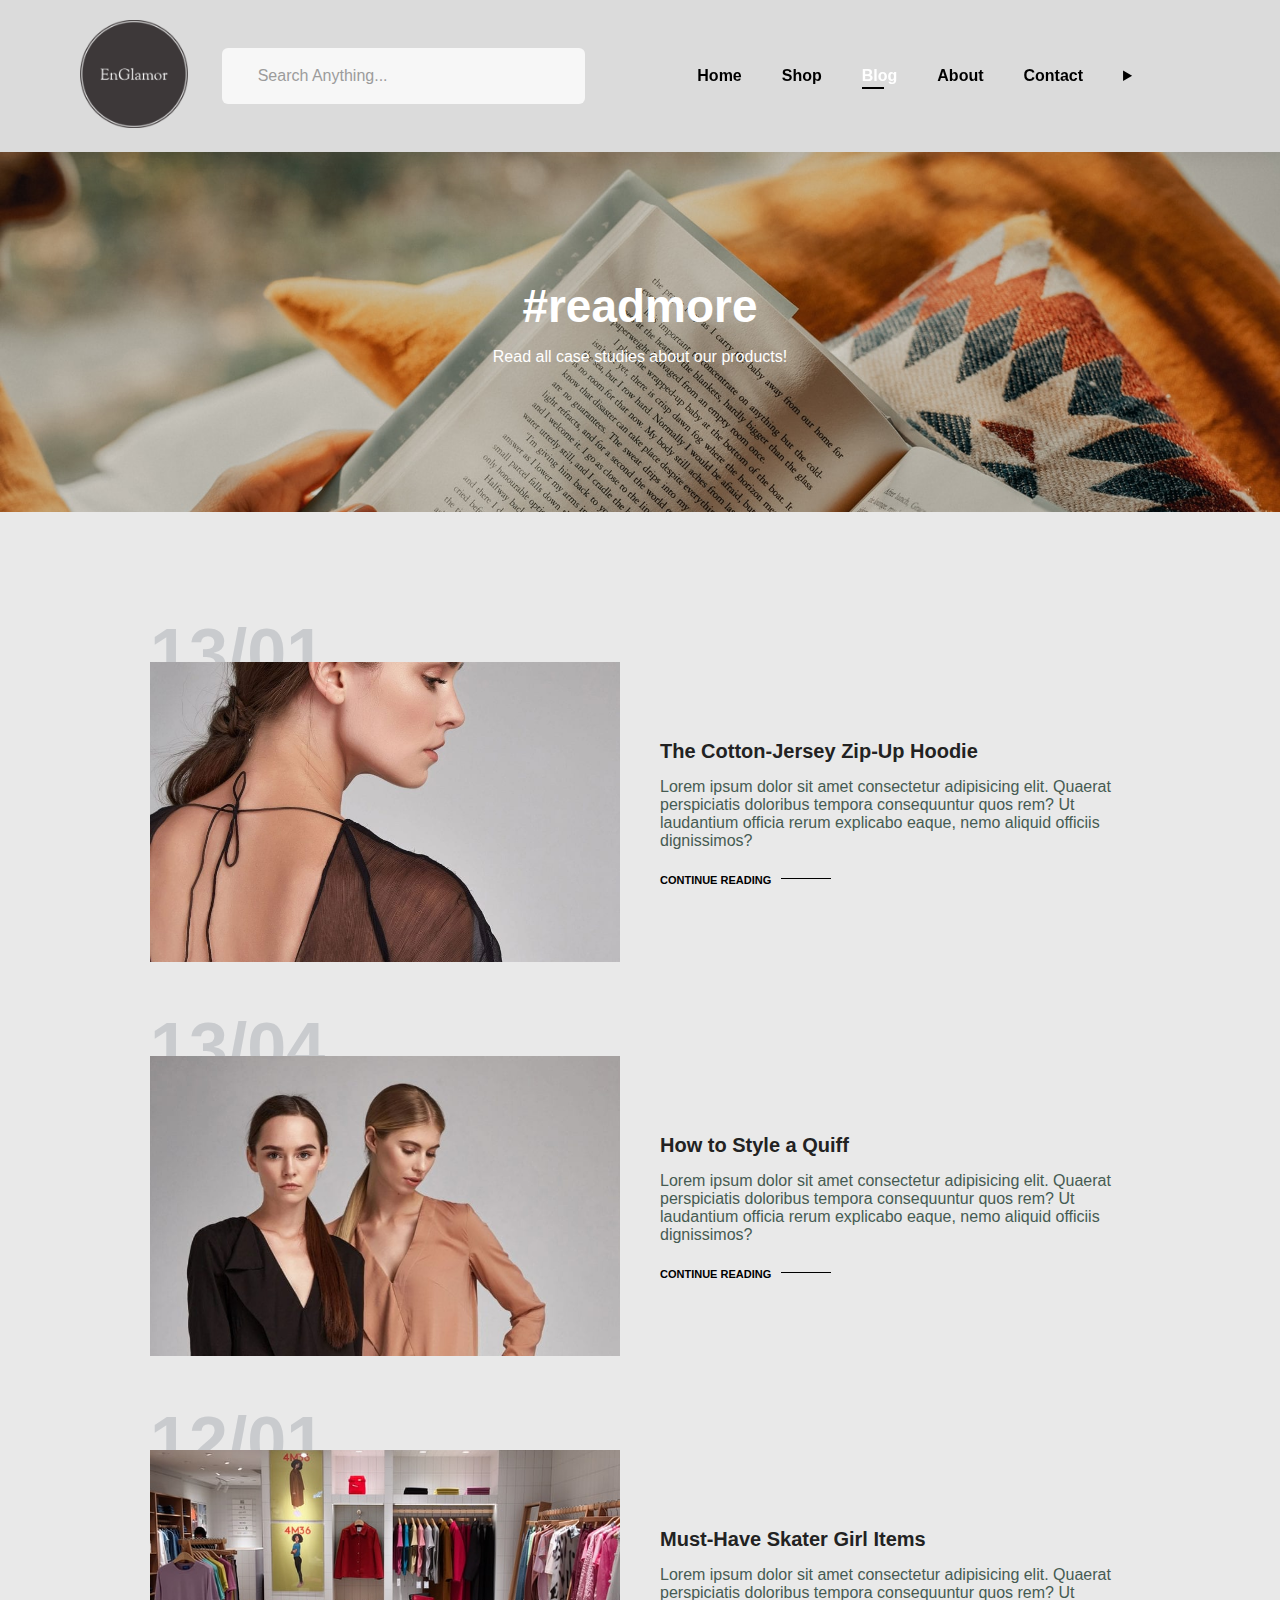
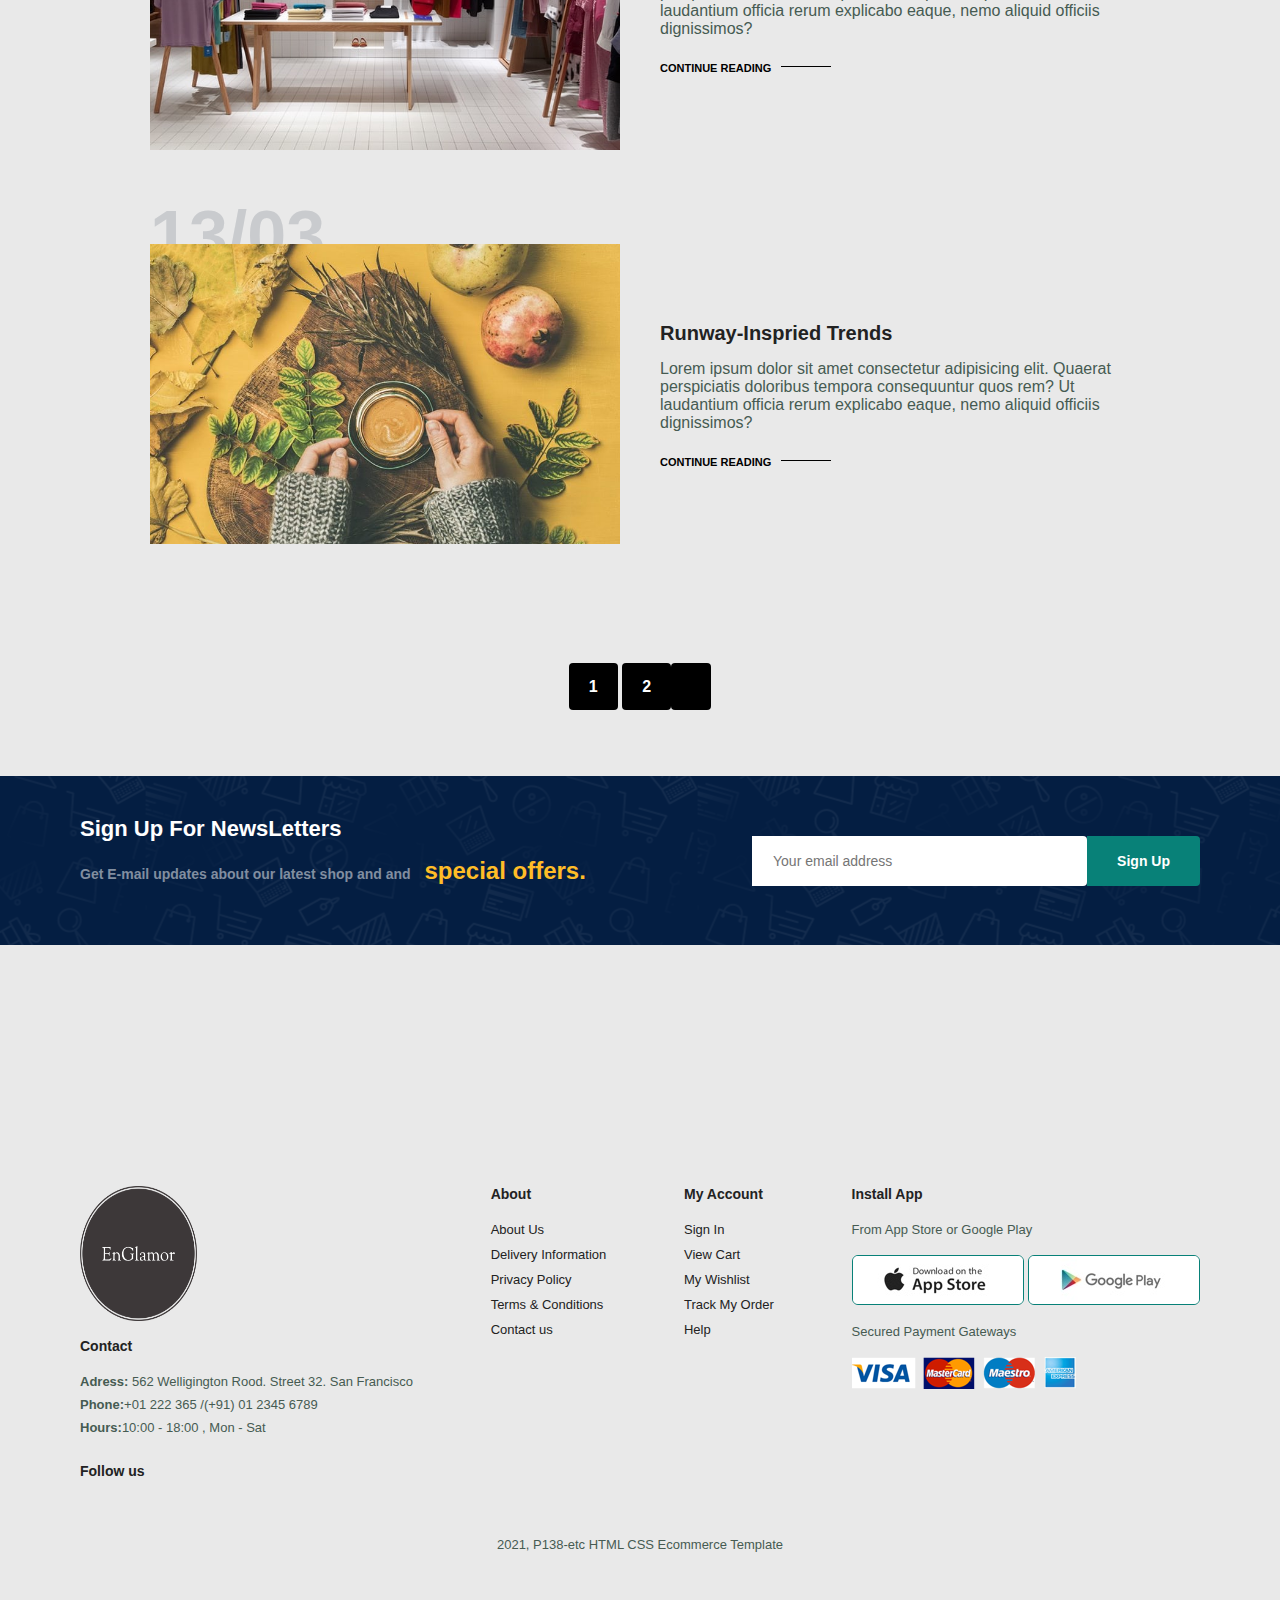
<file: Front/blog.html>
<!DOCTYPE html>
<html lang="en">

<head>
    <meta charset="UTF-8">
    <meta http-equiv="X-UA-Compatible" content="IE=edge">
    <meta name="viewport" content="width=device-width, initial-scale=1.0">
    <title>EnGlamor</title>
    <link rel="icon" href="img/logo-no-background.png" type="image/x-icon">

    <link rel="stylesheet" href="https://cdnjs.cloudflare.com/ajax/libs/font-awesome/6.4.0/css/all.min.css"
        integrity="sha512-iecdLmaskl7CVkqkXNQ/ZH/XLlvWZOJyj7Yy7tcenmpD1ypASozpmT/E0iPtmFIB46ZmdtAc9eNBvH0H/ZpiBw=="
        crossorigin="anonymous" referrerpolicy="no-referrer" />
    <link rel="stylesheet" href="./style.css">
</head>

<body>
    <div id="loading-screen">
        <div class="loader"></div>
        <p>Loading...</p>
    </div>
    <button id="scrollTopButton"><i class="fa-solid fa-arrow-up"></i></button>


    <!-- Header Start-->
    <section id="header">
        <a href="#"><img src="img/logo-no-background.png" class="logo" alt=""></a>
        <div class="search-bar">
            <form id="form" action="#">
                <label id="search-label" for="search">
                    <span>
                        <i class="fa-solid fa-magnifying-glass"></i>
                    </span>
                    <input id="search" type="text" placeholder="Search Anything..." aria-label="Search"
                        autocomplete="off">
                </label>
            </form>
        </div>
        <div>

            <ul id="navbar">
                <li><a  href="index.html">Home</a></li>
                <li><a href="shop.html">Shop</a></li>
                <li><a class="active" href="blog.html">Blog</a></li>
                <li><a href="about.html">About</a></li>
                <li><a href="contact.html">Contact</a></li>
                <li id="lg-user"><details>
                    <summary><i class="fa-solid fa-user"></i></summary>
                    <a href="login.html">Login</a>
                    <a href="register.html">Register</a>
                </details></li>
                <li id="lg-bag"><a href="cart.html"><i class="fa-solid fa-bag-shopping"></i></a></li>
                <a href="#" id="close"><i class="fa-solid fa-xmark"></i></a>
            </ul>
        </div>
        <div id="mobile">
            <a href="cart.html"><i class="fa-solid fa-bag-shopping"></i></a>
            <i id="bar"  class="fa-solid fa-bars"></i>
        </div>
    </section>
    <!-- Header end -->



    <!-- Hero start -->
    <section id="page-header" class="blog-header">
        <h2>#readmore</h2>
        <p>Read all case studies about our products!</p>
    </section>
    <!-- Hero End -->
    <section id="blog">
        <div class="blog-box">
            <div class="blog-img">
                <img src="img/blog/b1.jpg" alt="">
            </div>
            <div class="blog-details">
                <h4>The Cotton-Jersey Zip-Up Hoodie</h4>
                <p>Lorem ipsum dolor sit amet consectetur adipisicing elit. Quaerat perspiciatis doloribus tempora
                    consequuntur quos rem? Ut laudantium officia rerum explicabo eaque, nemo aliquid officiis
                    dignissimos?</p>
                    <a href="#">CONTINUE READING</a>
            </div>
            <h1>13/01</h1>
        </div>
        <div class="blog-box">
            <div class="blog-img">
                <img src="img/blog/b2.jpg" alt="">
            </div>
            <div class="blog-details">
                <h4>How to Style a Quiff</h4>
                <p>Lorem ipsum dolor sit amet consectetur adipisicing elit. Quaerat perspiciatis doloribus tempora
                    consequuntur quos rem? Ut laudantium officia rerum explicabo eaque, nemo aliquid officiis
                    dignissimos?</p>
                    <a href="#">CONTINUE READING</a>
            </div>
            <h1>13/04</h1>
        </div>
        <div class="blog-box">
            <div class="blog-img">
                <img src="img/blog/b3.jpg" alt="">
            </div>
            <div class="blog-details">
                <h4>Must-Have Skater Girl Items</h4>
                <p>Lorem ipsum dolor sit amet consectetur adipisicing elit. Quaerat perspiciatis doloribus tempora
                    consequuntur quos rem? Ut laudantium officia rerum explicabo eaque, nemo aliquid officiis
                    dignissimos?</p>
                    <a href="#">CONTINUE READING</a>
            </div>
            <h1>12/01</h1>
        </div>
        <div class="blog-box">
            <div class="blog-img">
                <img src="img/blog/b6.jpg" alt="">
            </div>
            <div class="blog-details">
                <h4>Runway-Inspried Trends</h4>
                <p>Lorem ipsum dolor sit amet consectetur adipisicing elit. Quaerat perspiciatis doloribus tempora
                    consequuntur quos rem? Ut laudantium officia rerum explicabo eaque, nemo aliquid officiis
                    dignissimos?</p>
                    <a href="#">CONTINUE READING</a>
            </div>
            <h1>13/03</h1>
        </div>
    </section>
    <!-- pagination start -->
    <section id="pagination" class="section-p1">
        <a href="#">1</a>
        <a href="#">2</a>
        <a href="#"><i class="fa-solid fa-arrow-right"></i></a>
    </section>
    <!-- pagination end -->

    <section id="newsletter" class="section-p1 section-m1">
        <div class="newstext">
            <h4>Sign Up For NewsLetters</h4>
            <p>Get E-mail updates about our latest shop and and <span> special offers.</span></p>
        </div>
        <div class="form">
            <input type="text" placeholder="Your email address">
            <button class="normal">Sign Up</button>
        </div>
    </section>

    <!-- footer start -->
    <footer class="section-p1">
        <div class="col">
            <img class="logo2" src="img/logo-no-background.png" alt="">
            <h4>Contact</h4>
            <p> <strong>Adress:</strong> 562 Welligington Rood. Street 32. San Francisco</p>
            <p> <strong>Phone:</strong>+01 222 365 /(+91) 01 2345 6789</p>
            <p> <strong>Hours:</strong>10:00 - 18:00 , Mon - Sat</p>
            <div class="follow">
                <h4>Follow us</h4>
                <div class="icon">
                    <i class="fa-brands fa-facebook-f"></i>
                    <i class="fa-brands fa-twitter"></i>
                    <i class="fa-brands fa-instagram"></i>
                    <i class="fa-brands fa-pinterest-p"></i>
                    <i class="fa-brands fa-youtube"></i>
                </div>
            </div>
        </div>
        <div class="col">
            <h4>About</h4>
            <a href="#">About Us</a>
            <a href="#">Delivery Information</a>
            <a href="#">Privacy Policy</a>
            <a href="#">Terms & Conditions</a>
            <a href="#">Contact us</a>
        </div>
        <div class="col">
            <h4>My Account</h4>
            <a href="#">Sign In </a>
            <a href="#">View Cart</a>
            <a href="#">My Wishlist</a>
            <a href="#">Track My Order</a>
            <a href="#">Help</a>
        </div>
        <div class="col install">
            <h4>Install App</h4>
            <p>From App Store or Google Play</p>
            <div class="row">
                <img src="img/pay/app.jpg" alt="">
                <img src="img/pay/play.jpg" alt="">
            </div>
            <p>Secured Payment Gateways</p>
            <img src="img/pay/pay.png" alt="">
        </div>
        <div class="copyright">
            <p>2021, P138-etc HTML CSS Ecommerce Template</p>
        </div>
    </footer>
    <!-- footer end -->
<script>
            window.addEventListener("load", function() {
  var loadingScreen = document.getElementById("loading-screen");
  loadingScreen.style.display = "none";
});
</script>
    <script src="./script.js"></script>
</body>

</html>
</file>
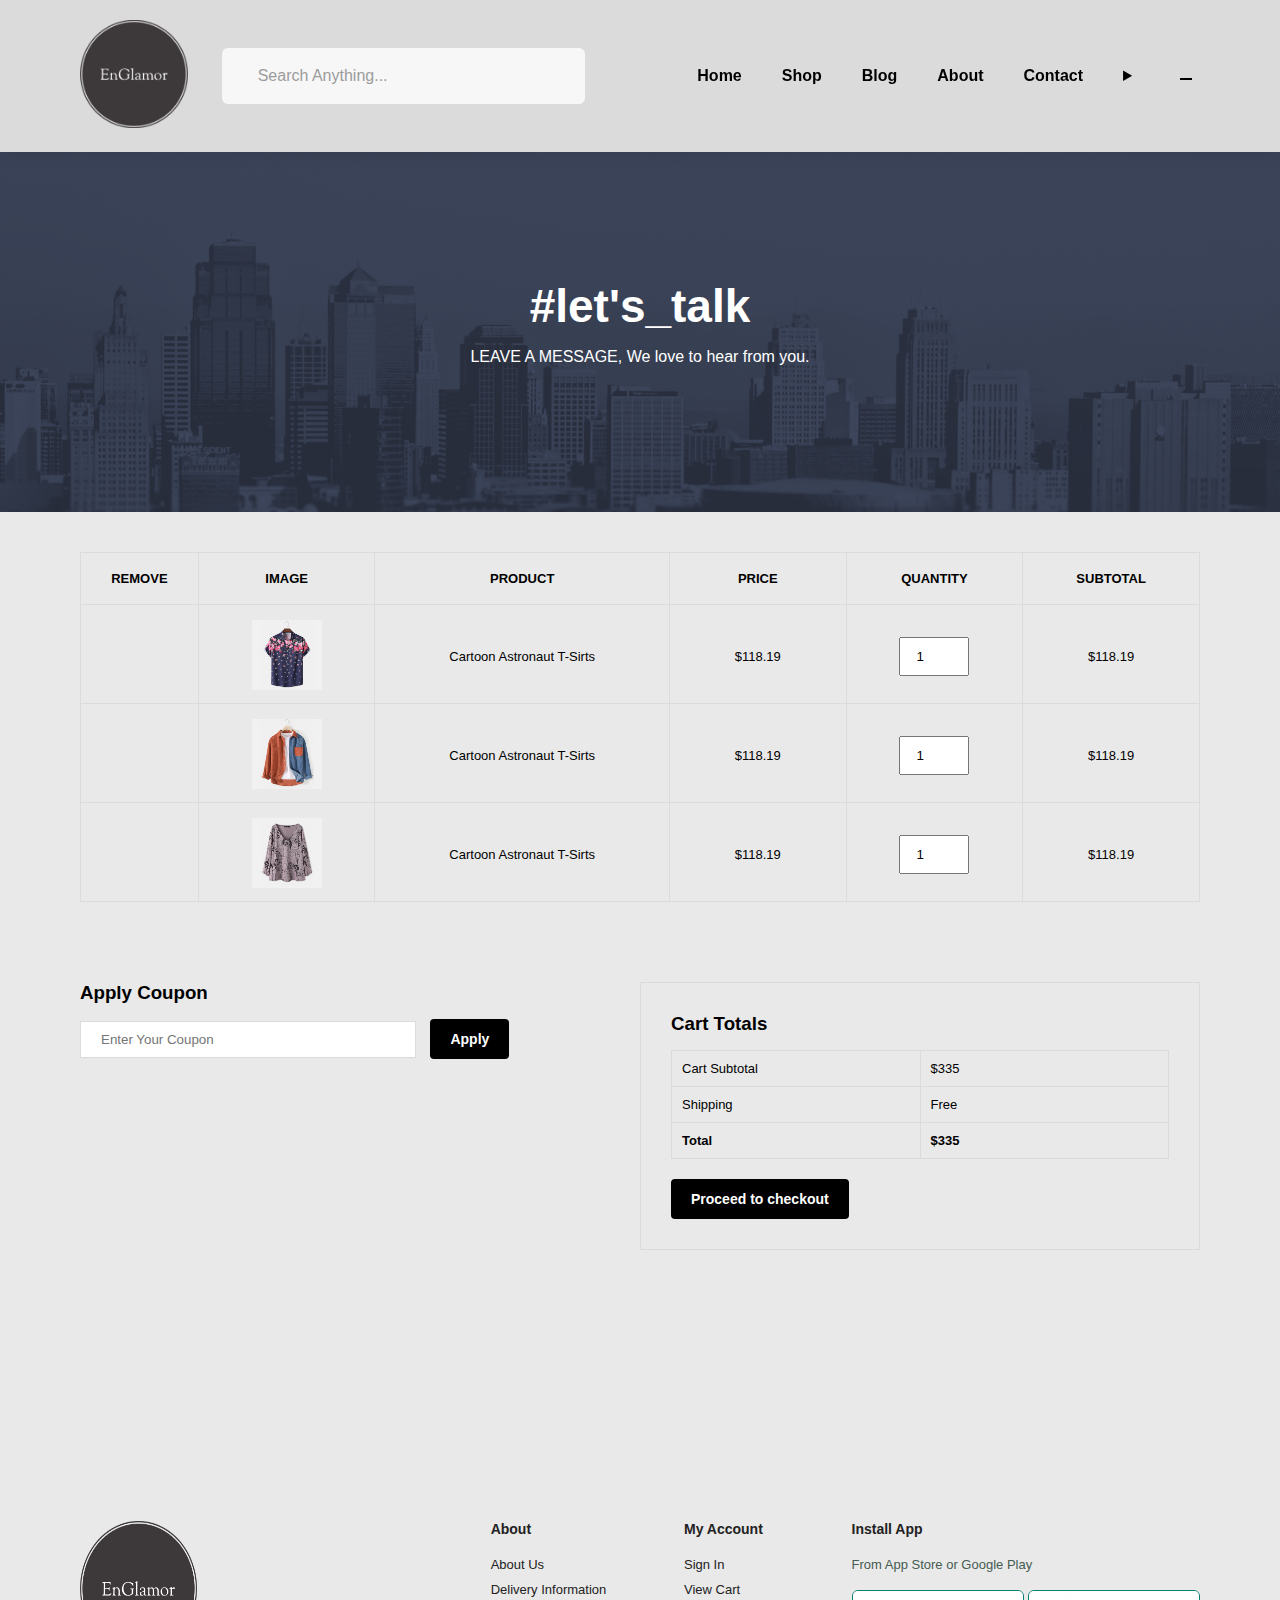
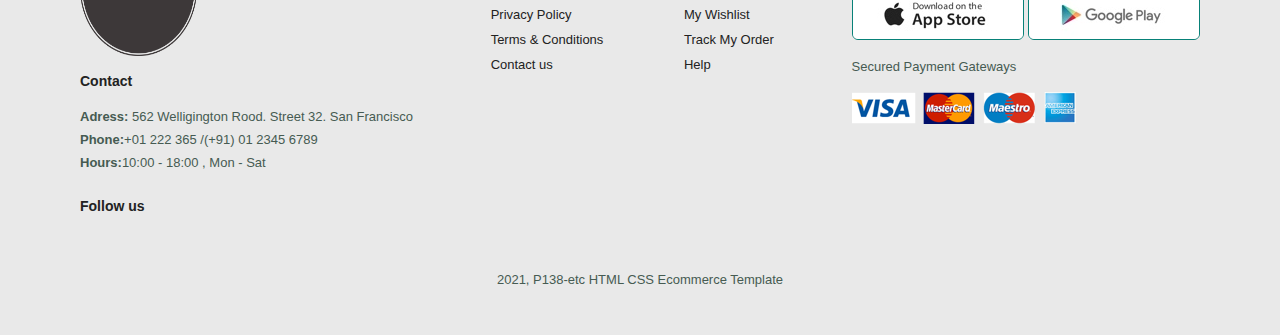
<file: Front/cart.html>
<!DOCTYPE html>
<html lang="en">

<head>
    <meta charset="UTF-8">
    <meta http-equiv="X-UA-Compatible" content="IE=edge">
    <meta name="viewport" content="width=device-width, initial-scale=1.0">
    <title>EnGlamor</title>
    <link rel="icon" href="img/logo-no-background.png" type="image/x-icon">

    <link rel="stylesheet" href="https://cdnjs.cloudflare.com/ajax/libs/font-awesome/6.4.0/css/all.min.css"
        integrity="sha512-iecdLmaskl7CVkqkXNQ/ZH/XLlvWZOJyj7Yy7tcenmpD1ypASozpmT/E0iPtmFIB46ZmdtAc9eNBvH0H/ZpiBw=="
        crossorigin="anonymous" referrerpolicy="no-referrer" />
    <link rel="stylesheet" href="./style.css">
</head>

<body>
    <div id="loading-screen">
        <div class="loader"></div>
        <p>Loading...</p>
    </div>
    <button id="scrollTopButton"><i class="fa-solid fa-arrow-up"></i></button>

    <!-- Header Start-->
    <section id="header">
        <a href="#"><img src="img/logo-no-background.png" class="logo" alt=""></a>
        <div class="search-bar">
            <form id="form" action="#">
                <label id="search-label" for="search">
                    <span>
                        <i class="fa-solid fa-magnifying-glass"></i>
                    </span>
                    <input id="search" type="text" placeholder="Search Anything..." aria-label="Search"
                        autocomplete="off">
                </label>
            </form>
        </div>
        <div>

            <ul id="navbar">
                <li><a  href="index.html">Home</a></li>
                <li><a href="shop.html">Shop</a></li>
                <li><a href="blog.html">Blog</a></li>
                <li><a href="about.html">About</a></li>
                <li><a href="contact.html">Contact</a></li>
                <li id="lg-user"><details>
                    <summary><i class="fa-solid fa-user"></i></summary>
                    <a href="login.html">Login</a>
                    <a href="register.html">Register</a>
                </details></li>
                <li id="lg-bag"><a class="active" href="cart.html"><i class="fa-solid fa-bag-shopping"></i></a></li>
                <a href="#" id="close"><i class="fa-solid fa-xmark"></i></a>
            </ul>
        </div>
        <div id="mobile">
            <a href="cart.html"><i class="fa-solid fa-bag-shopping"></i></a>
            <i id="bar"  class="fa-solid fa-bars"></i>
        </div>
    </section>
    <!-- Header end -->


    <!-- Hero start -->
    <section id="page-header" class="about-header">
        <h2>#let's_talk</h2>
        <p>LEAVE A MESSAGE, We love to hear from you.</p>
    </section>
    <!-- Hero End -->

    <section id="cart2" class="section-p1">
        <table width="100%">
            <thead>
                <tr>
                    <td>Remove</td>
                    <td>Image</td>
                    <td>Product</td>
                    <td>Price</td>
                    <td>Quantity</td>
                    <td>Subtotal</td>
                </tr>
            </thead>
            <tbody>
                <tr>
                    <td><a href="#"><i class="far fa-times-circle"></i></a></td>
                    <td><img src="./img/products/f5.jpg" alt=""></td>
                    <td>Cartoon Astronaut T-Sirts</td>
                    <td>$118.19</td>
                    <td><input type="number" value="1"></td>
                    <td>$118.19</td>
                </tr>
                <tr>
                    <td><a href="#"><i class="far fa-times-circle"></i></a></td>
                    <td><img src="./img/products/f6.jpg" alt=""></td>
                    <td>Cartoon Astronaut T-Sirts</td>
                    <td>$118.19</td>
                    <td><input type="number" value="1"></td>
                    <td>$118.19</td>
                </tr>
                <tr>
                    <td><a href="#"><i class="far fa-times-circle"></i></a></td>
                    <td><img src="./img/products/f8.jpg" alt=""></td>
                    <td>Cartoon Astronaut T-Sirts</td>
                    <td>$118.19</td>
                    <td><input type="number" value="1"></td>
                    <td>$118.19</td>
                </tr>
            </tbody>
        </table>
    </section>

    <section id="cart-add" class="section-p1">
        <div id="coupon">
            <h3>Apply Coupon</h3>
            <div>
                <input type="text" placeholder="Enter Your Coupon">
                <button class="normal">Apply</button>
            </div>
        </div>
        <div id="subtotal">
            <h3>Cart Totals</h3>
            <table>
                <tr>
                    <td>Cart Subtotal</td>
                    <td>$335</td>
                </tr>
                <tr>
                    <td>Shipping</td>
                    <td>Free</td>
                </tr>
                <tr>
                    <td><strong>Total</strong></td>
                    <td><strong>$335</strong></td>
                </tr>
            </table>
            <button class="normal">Proceed to checkout</button>
        </div>
    </section>

    <!-- footer start -->
    <footer class="section-p1">
        <div class="col">
            <img class="logo2" src="img/logo-no-background.png" alt="">
            <h4>Contact</h4>
            <p> <strong>Adress:</strong> 562 Welligington Rood. Street 32. San Francisco</p>
            <p> <strong>Phone:</strong>+01 222 365 /(+91) 01 2345 6789</p>
            <p> <strong>Hours:</strong>10:00 - 18:00 , Mon - Sat</p>
            <div class="follow">
                <h4>Follow us</h4>
                <div class="icon">
                    <i class="fa-brands fa-facebook-f"></i>
                    <i class="fa-brands fa-twitter"></i>
                    <i class="fa-brands fa-instagram"></i>
                    <i class="fa-brands fa-pinterest-p"></i>
                    <i class="fa-brands fa-youtube"></i>
                </div>
            </div>
        </div>
        <div class="col">
            <h4>About</h4>
            <a href="#">About Us</a>
            <a href="#">Delivery Information</a>
            <a href="#">Privacy Policy</a>
            <a href="#">Terms & Conditions</a>
            <a href="#">Contact us</a>
        </div>
        <div class="col">
            <h4>My Account</h4>
            <a href="#">Sign In </a>
            <a href="#">View Cart</a>
            <a href="#">My Wishlist</a>
            <a href="#">Track My Order</a>
            <a href="#">Help</a>
        </div>
        <div class="col install">
            <h4>Install App</h4>
            <p>From App Store or Google Play</p>
            <div class="row">
                <img src="img/pay/app.jpg" alt="">
                <img src="img/pay/play.jpg" alt="">
            </div>
            <p>Secured Payment Gateways</p>
            <img src="img/pay/pay.png" alt="">
        </div>
        <div class="copyright">
            <p>2021, P138-etc HTML CSS Ecommerce Template</p>
        </div>
    </footer>
    <!-- footer end -->
<script>
            window.addEventListener("load", function() {
  var loadingScreen = document.getElementById("loading-screen");
  loadingScreen.style.display = "none";
});
</script>
    <script src="./script.js"></script>
</body>

</html>
</file>
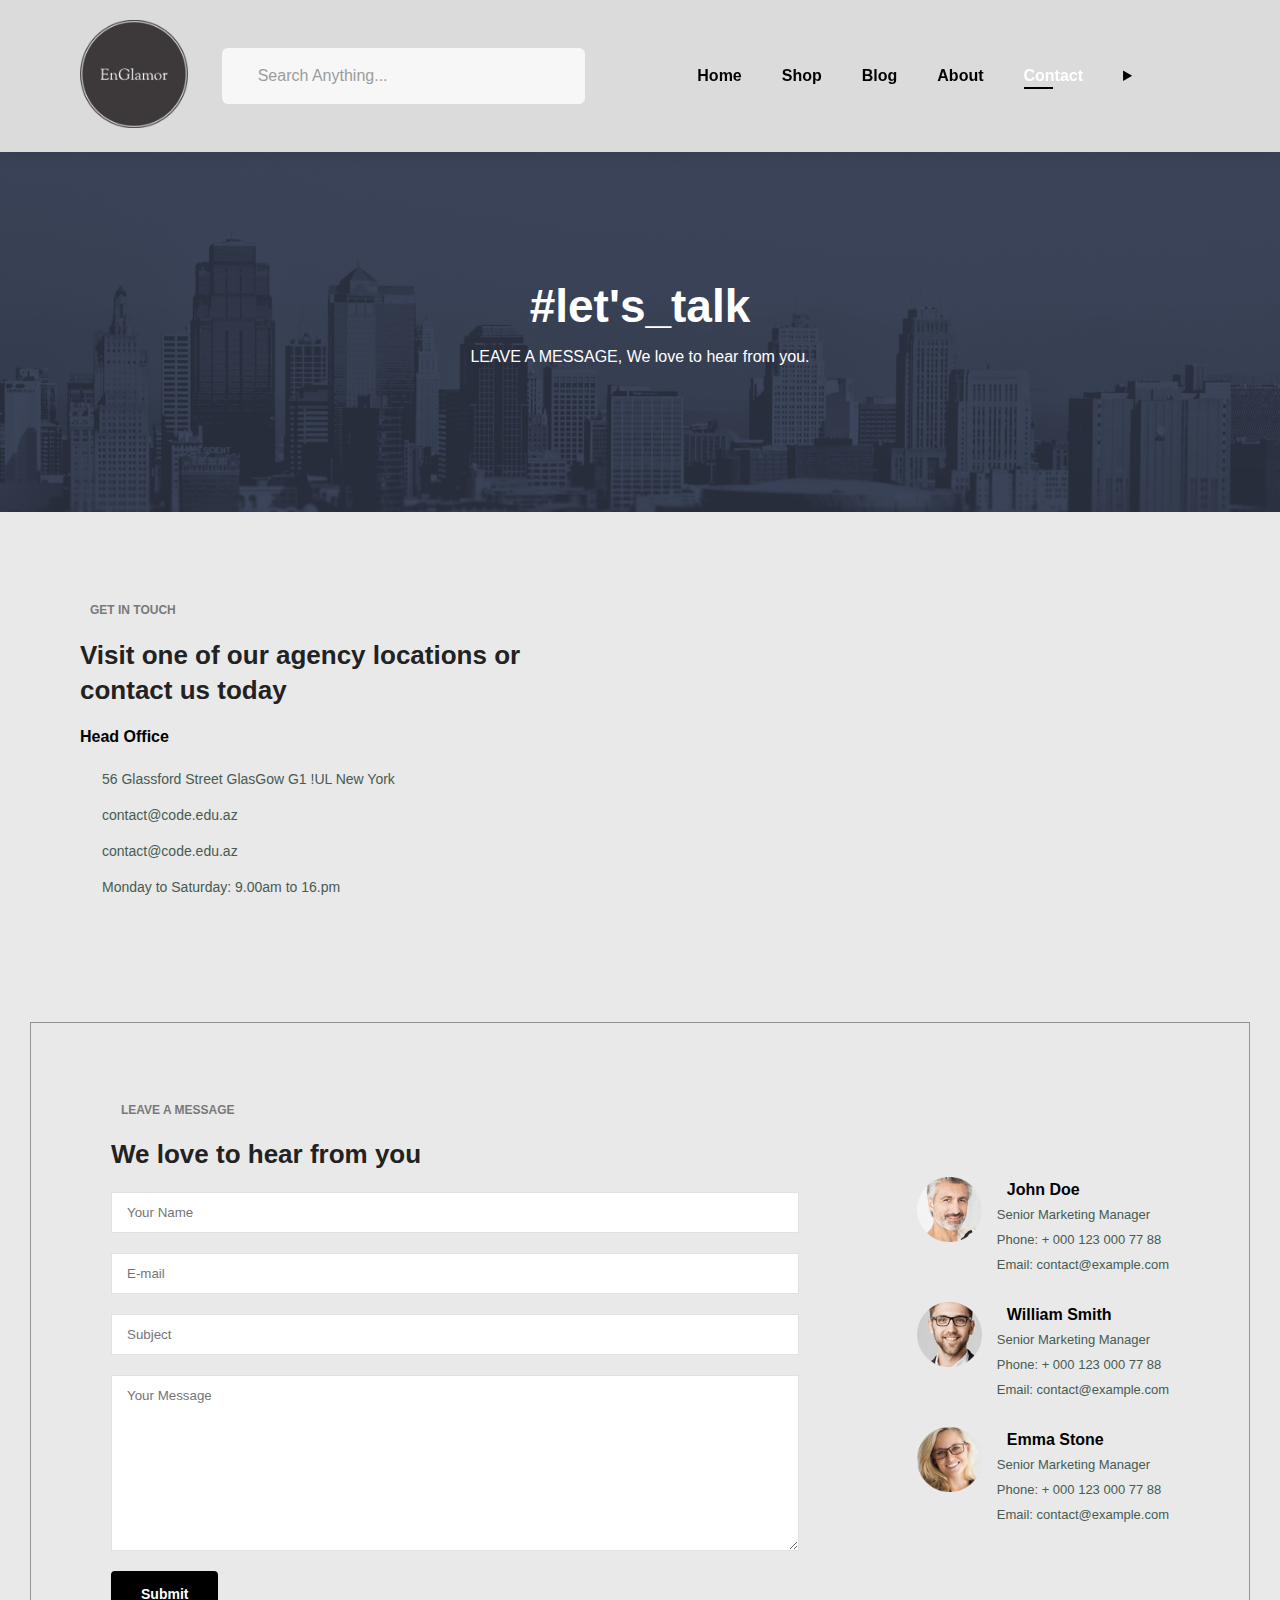
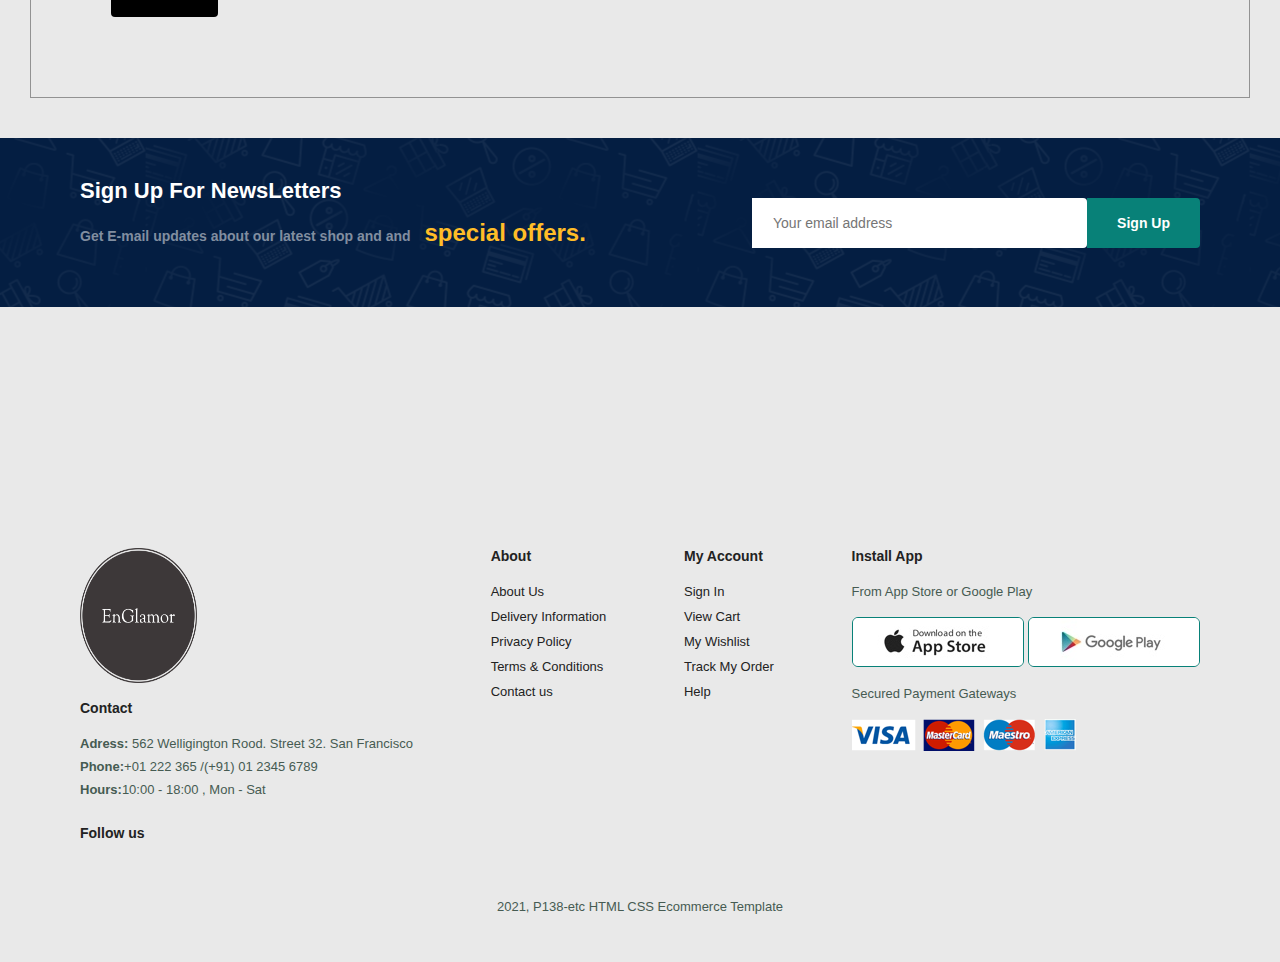
<file: Front/contact.html>
<!DOCTYPE html>
<html lang="en">

<head>
    <meta charset="UTF-8">
    <meta http-equiv="X-UA-Compatible" content="IE=edge">
    <meta name="viewport" content="width=device-width, initial-scale=1.0">
    <title>EnGlamor</title>
    <link rel="icon" href="img/logo-no-background.png" type="image/x-icon">

    <link rel="stylesheet" href="https://cdnjs.cloudflare.com/ajax/libs/font-awesome/6.4.0/css/all.min.css"
        integrity="sha512-iecdLmaskl7CVkqkXNQ/ZH/XLlvWZOJyj7Yy7tcenmpD1ypASozpmT/E0iPtmFIB46ZmdtAc9eNBvH0H/ZpiBw=="
        crossorigin="anonymous" referrerpolicy="no-referrer" />
    <link rel="stylesheet" href="./style.css">
</head>

<body>
    <div id="loading-screen">
        <div class="loader"></div>
        <p>Loading...</p>
    </div>
    <button id="scrollTopButton"><i class="fa-solid fa-arrow-up"></i></button>

    <!-- Header Start-->
    <section id="header">
        <a href="#"><img src="img/logo-no-background.png" class="logo" alt=""></a>
        <div class="search-bar">
            <form id="form" action="#">
                <label id="search-label" for="search">
                    <span>
                        <i class="fa-solid fa-magnifying-glass"></i>
                    </span>
                    <input id="search" type="text" placeholder="Search Anything..." aria-label="Search"
                        autocomplete="off">
                </label>
            </form>
        </div>
        <div>

            <ul id="navbar">
                <li><a  href="index.html">Home</a></li>
                <li><a href="shop.html">Shop</a></li>
                <li><a href="blog.html">Blog</a></li>
                <li><a href="about.html">About</a></li>
                <li><a class="active"  href="contact.html">Contact</a></li>
                <li id="lg-user"><details>
                    <summary><i class="fa-solid fa-user"></i></summary>
                    <a  href="login.html">Login</a>
                    <a href="register.html">Register</a>
                </details></li>
                <li id="lg-bag"><a href="cart.html"><i class="fa-solid fa-bag-shopping"></i></a></li>
                <a href="#" id="close"><i class="fa-solid fa-xmark"></i></a>
            </ul>
        </div>
        <div id="mobile">
            <a href="cart.html"><i class="fa-solid fa-bag-shopping"></i></a>
            <i id="bar"  class="fa-solid fa-bars"></i>
        </div>
    </section>
    <!-- Header end -->



    <!-- Hero start -->
    <section id="page-header" class="about-header">
        <h2>#let's_talk</h2>
        <p>LEAVE A MESSAGE, We love to hear from you.</p>
    </section>
    <!-- Hero End -->

    <section id="contact-details" class="section-p1">
        <div class="details">
            <span>GET IN TOUCH</span>
            <h2>Visit one of our agency locations or contact us today</h2>
            <h3>Head Office</h3>
            <div>
                <li>
                    <i class="fa-regular fa-map"></i>
                    <p>56 Glassford Street GlasGow G1 !UL New York</p>
                </li>
                <li>
                    <i class="fa-regular fa-envelope"></i>
                    <p>contact@code.edu.az</p>
                </li>
                <li>
                    <i class="fa-solid fa-phone"></i>
                    <p>contact@code.edu.az</p>
                </li>
                <li>
                    <i class="fa-regular fa-clock"></i>
                    <p>Monday to Saturday: 9.00am to 16.pm</p>
                </li>
            </div>
        </div>
        <div class="map">
            <iframe
                src="https://www.google.com/maps/embed?pb=!1m18!1m12!1m3!1d3039.4286748536947!2d49.85137057590505!3d40.37719087144599!2m3!1f0!2f0!3f0!3m2!1i1024!2i768!4f13.1!3m3!1m2!1s0x40307d079efb5163%3A0xc20aa51a5f0b5e01!2sCode%20Academy!5e0!3m2!1sen!2saz!4v1688121610663!5m2!1sen!2saz"
                width="600" height="450" style="border:0;" allowfullscreen="" loading="lazy"
                referrerpolicy="no-referrer-when-downgrade"></iframe>
        </div>
    </section>

    <section id="form-details">
        <form action="">
            <span>LEAVE A MESSAGE</span>
            <h2>We love to hear from you</h2>
            <input type="text" placeholder="Your Name">
            <input type="text" placeholder="E-mail">
            <input type="text" placeholder="Subject">
            <textarea name="" id="" cols="30" rows="10" placeholder="Your Message"></textarea>
            <button class="normal">Submit</button>
        </form>
        <div class="people">
            <div>
                <img src="img/people/1.png" alt="">
                <p><span>John Doe</span> Senior Marketing Manager <br> Phone: + 000 123 000 77 88 <br> Email: contact@example.com</p>
            </div>
            <div>
                <img src="img/people/2.png" alt="">
                <p><span>William Smith </span> Senior Marketing Manager <br> Phone: + 000 123 000 77 88 <br> Email: contact@example.com</p>
            </div>
            <div>
                <img src="img/people/3.png" alt="">
                <p><span>Emma Stone</span> Senior Marketing Manager <br> Phone: + 000 123 000 77 88 <br> Email: contact@example.com</p>
            </div>
        </div>
    </section>

    <section id="newsletter" class="section-p1 section-m1">
        <div class="newstext">
            <h4>Sign Up For NewsLetters</h4>
            <p>Get E-mail updates about our latest shop and and <span> special offers.</span></p>
        </div>
        <div class="form">
            <input type="text" placeholder="Your email address">
            <button class="normal">Sign Up</button>
        </div>
    </section>
    <!-- footer start -->
    <footer class="section-p1">
        <div class="col">
            <img class="logo2" src="img/logo-no-background.png" alt="">
            <h4>Contact</h4>
            <p> <strong>Adress:</strong> 562 Welligington Rood. Street 32. San Francisco</p>
            <p> <strong>Phone:</strong>+01 222 365 /(+91) 01 2345 6789</p>
            <p> <strong>Hours:</strong>10:00 - 18:00 , Mon - Sat</p>
            <div class="follow">
                <h4>Follow us</h4>
                <div class="icon">
                    <i class="fa-brands fa-facebook-f"></i>
                    <i class="fa-brands fa-twitter"></i>
                    <i class="fa-brands fa-instagram"></i>
                    <i class="fa-brands fa-pinterest-p"></i>
                    <i class="fa-brands fa-youtube"></i>
                </div>
            </div>
        </div>
        <div class="col">
            <h4>About</h4>
            <a href="#">About Us</a>
            <a href="#">Delivery Information</a>
            <a href="#">Privacy Policy</a>
            <a href="#">Terms & Conditions</a>
            <a href="#">Contact us</a>
        </div>
        <div class="col">
            <h4>My Account</h4>
            <a href="#">Sign In </a>
            <a href="#">View Cart</a>
            <a href="#">My Wishlist</a>
            <a href="#">Track My Order</a>
            <a href="#">Help</a>
        </div>
        <div class="col install">
            <h4>Install App</h4>
            <p>From App Store or Google Play</p>
            <div class="row">
                <img src="img/pay/app.jpg" alt="">
                <img src="img/pay/play.jpg" alt="">
            </div>
            <p>Secured Payment Gateways</p>
            <img src="img/pay/pay.png" alt="">
        </div>
        <div class="copyright">
            <p>2021, P138-etc HTML CSS Ecommerce Template</p>
        </div>
    </footer>
    <!-- footer end -->
<script>
            window.addEventListener("load", function() {
  var loadingScreen = document.getElementById("loading-screen");
  loadingScreen.style.display = "none";
});
</script>
    <script src="./script.js"></script>
</body>

</html>
</file>
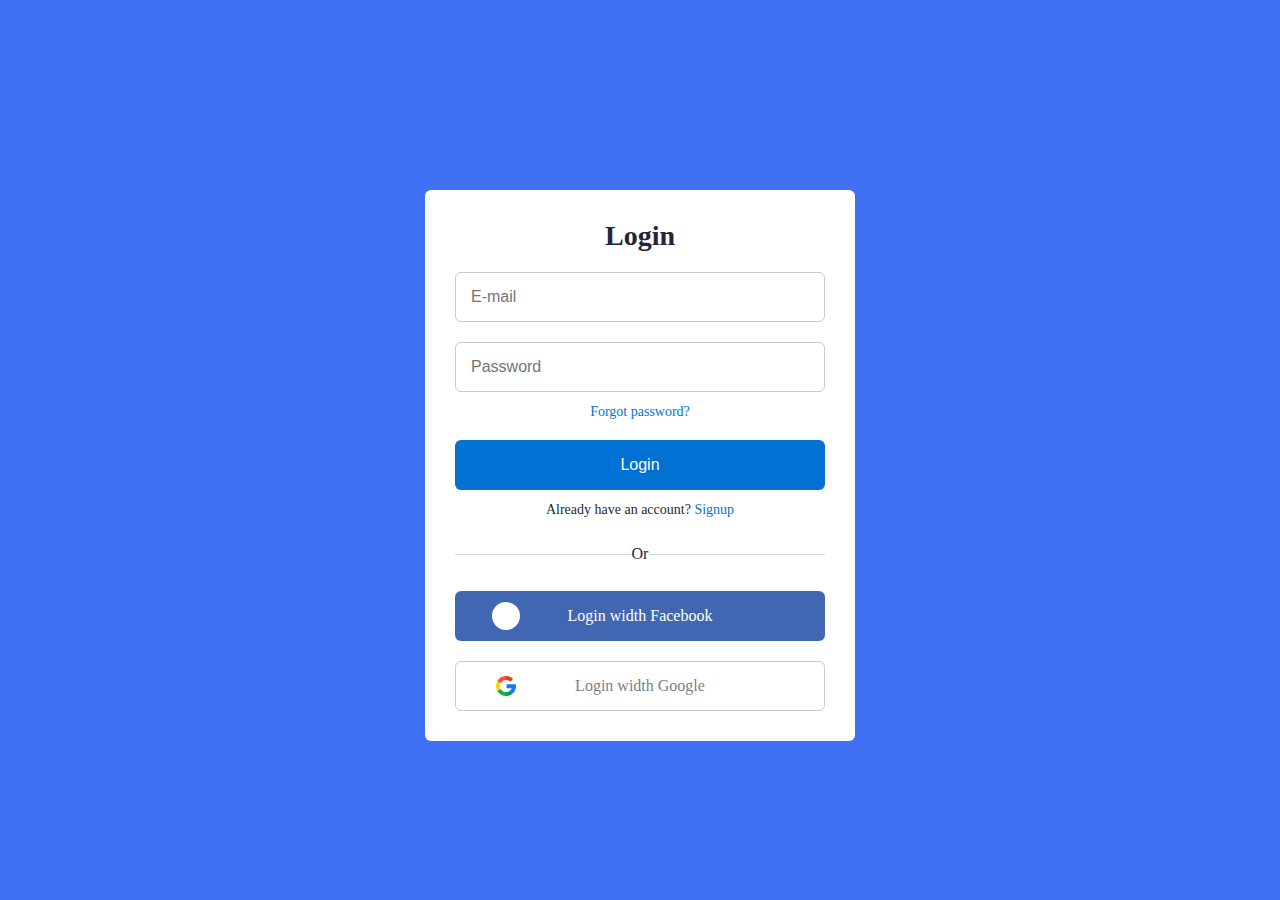
<file: Front/login.html>
<!DOCTYPE html>
<html lang="en">

<head>
    <meta charset="UTF-8">
    <meta http-equiv="X-UA-Compatible" content="IE=edge">
    <meta name="viewport" content="width=device-width, initial-scale=1.0">
    <title>EnGlamor</title>
    <link rel="icon" href="img/logo-no-background.png" type="image/x-icon">
    <link rel="stylesheet" href="https://cdnjs.cloudflare.com/ajax/libs/font-awesome/4.0.2/css/font-awesome.css" integrity="sha512-FbCB35B2LfIq25LLPlR+pWejoW1X5uXXZ3XdjiXVtixww/x7KA7k2jZiUIWC+n9qetLeOgCyyR+UKhwLbZLmaQ==" crossorigin="anonymous" referrerpolicy="no-referrer" />
    <link rel="stylesheet" href="https://cdnjs.cloudflare.com/ajax/libs/font-awesome/6.4.0/css/all.min.css"
        integrity="sha512-iecdLmaskl7CVkqkXNQ/ZH/XLlvWZOJyj7Yy7tcenmpD1ypASozpmT/E0iPtmFIB46ZmdtAc9eNBvH0H/ZpiBw=="
        crossorigin="anonymous" referrerpolicy="no-referrer" />
        <link rel="stylesheet" href="login.css">
  
    
</head>

<body>
 

    <section class="container forms">
        <div class="form login">
            <div class="form-content">
                <header>Login</header>
                <form action="#">
                    <div class="field input-field">
                        <input type="email" placeholder="E-mail" class="input">
                    </div>

                    <div class="field input-field">
                        <input type="password" placeholder="Password" class="password">
                        <i class='bx bx-hide eye-icon'></i>
                    </div>

                    <div class="form-link">
                        <a href="#" class="forgot-pas">Forgot password?</a>
                    </div>

                    <div class="field input-field">
                      <button >Login</button>
                    </div>

                </form>
                 
                <div class="form-link">
                    <span>Already have an account?  <a href="#" class="signup-link">Signup</a></span>
                   </div>

            </div>
            <div class="line">
            </div>
            <div class="media-options">
                <a href="#" class="field facebook">
                    <i class="fa-brands fa-facebook-f"></i>
                    <span>Login width Facebook </span>
                </a>
            </div>
            <div class="media-options">
                <a href="#" class="field google">
              <img src="./img/google.png" alt="" class="google-img">
                    <span>Login width Google </span>
                </a>
            </div>
        </div>

        
    </section>



</body>

</html>
</file>
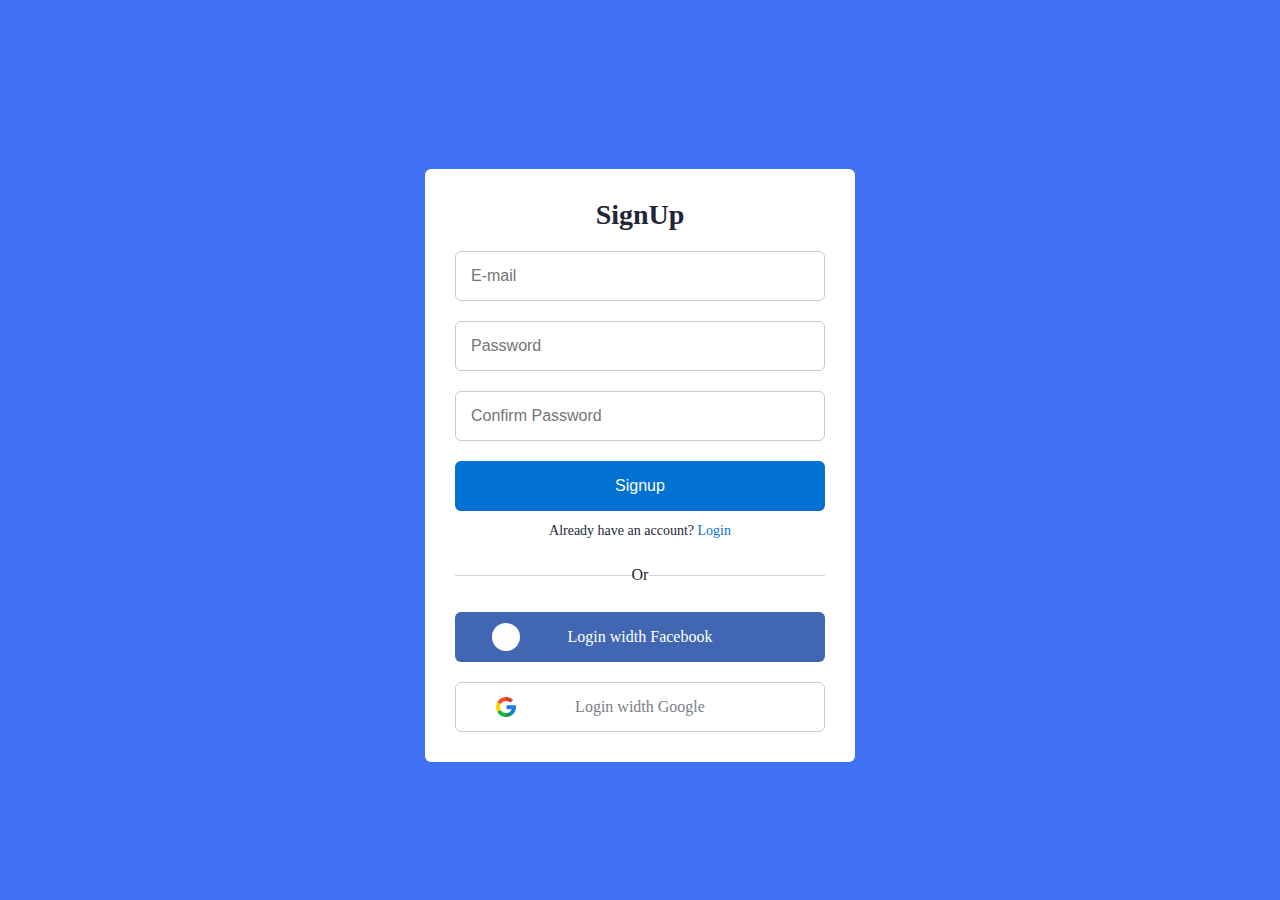
<file: Front/register.html>
<!DOCTYPE html>
<html lang="en">

<head>
    <meta charset="UTF-8">
    <meta http-equiv="X-UA-Compatible" content="IE=edge">
    <meta name="viewport" content="width=device-width, initial-scale=1.0">
    <title>EnGlamor</title>
    <link rel="icon" href="img/logo-no-background.png" type="image/x-icon">
    <link rel="stylesheet" href="https://cdnjs.cloudflare.com/ajax/libs/font-awesome/4.0.2/css/font-awesome.css" integrity="sha512-FbCB35B2LfIq25LLPlR+pWejoW1X5uXXZ3XdjiXVtixww/x7KA7k2jZiUIWC+n9qetLeOgCyyR+UKhwLbZLmaQ==" crossorigin="anonymous" referrerpolicy="no-referrer" />
    <link rel="stylesheet" href="https://cdnjs.cloudflare.com/ajax/libs/font-awesome/6.4.0/css/all.min.css"
        integrity="sha512-iecdLmaskl7CVkqkXNQ/ZH/XLlvWZOJyj7Yy7tcenmpD1ypASozpmT/E0iPtmFIB46ZmdtAc9eNBvH0H/ZpiBw=="
        crossorigin="anonymous" referrerpolicy="no-referrer" />
        <link rel="stylesheet" href="login.css">
  
    
</head>

<body>
 

    <section class="container forms">
        <div class="form signup">
            <div class="form-content">
                <header>SignUp</header>
                <form action="#">
                    <div class="field input-field">
                        <input type="email" placeholder="E-mail" class="input">
                    </div>

                    <div class="field input-field">
                        <input type="password" placeholder="Password" class="password">
                        <i class='bx bx-hide eye-icon'></i>
                    </div>
                    <div class="field input-field">
                        <input type="password" placeholder="Confirm Password" class="password">
                        <i class='bx bx-hide eye-icon'></i>
                    </div>

                

                    <div class="field input-field">
                      <button >Signup</button>
                    </div>

                </form>
                 
                <div class="form-link">
                    <span>Already have an account?  <a href="#" class="login-link">Login</a></span>
                   </div>

            </div>
            <div class="line">
            </div>
            <div class="media-options">
                <a href="#" class="field facebook">
                    <i class="fa-brands fa-facebook-f"></i>
                    <span>Login width Facebook </span>
                </a>
            </div>
            <div class="media-options">
                <a href="#" class="field google">
              <img src="./img/google.png" alt="" class="google-img">
                    <span>Login width Google </span>
                </a>
            </div>
        </div>

        
    </section>



    
</body>

</html>
</file>
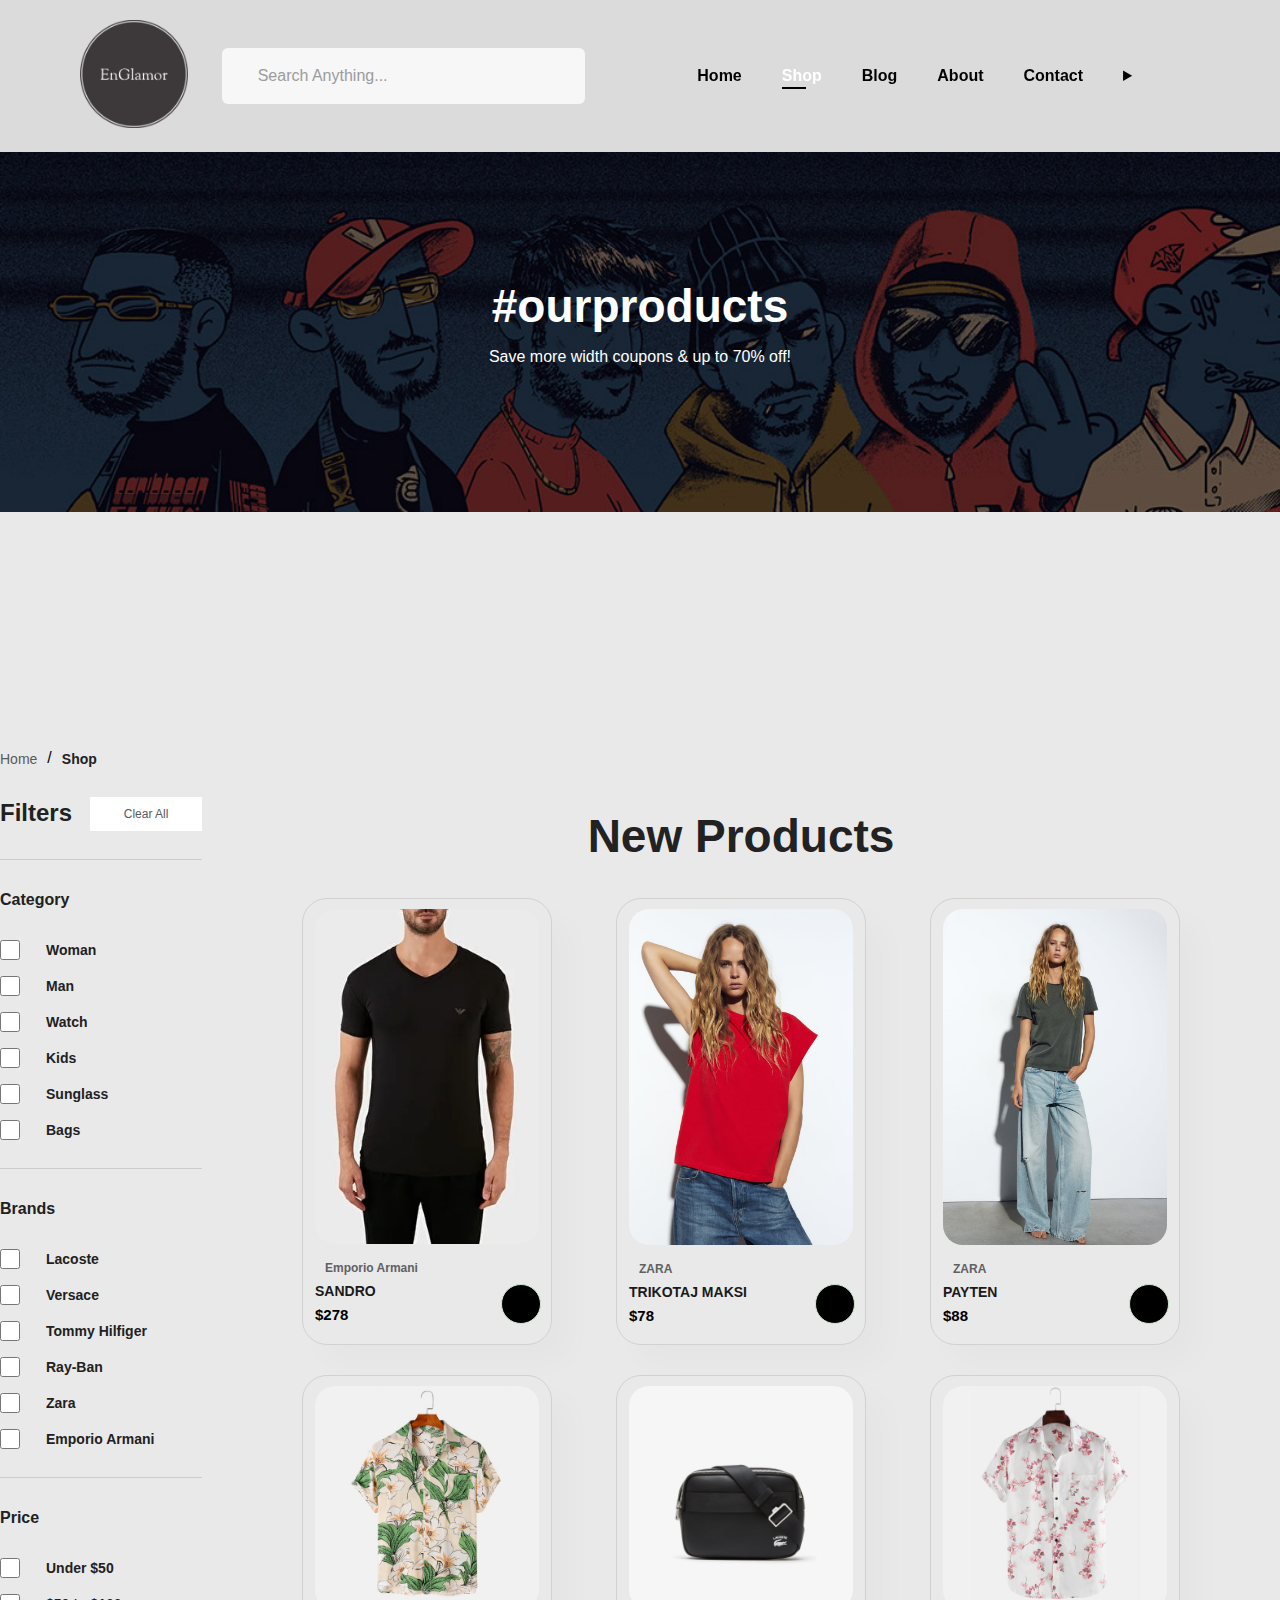
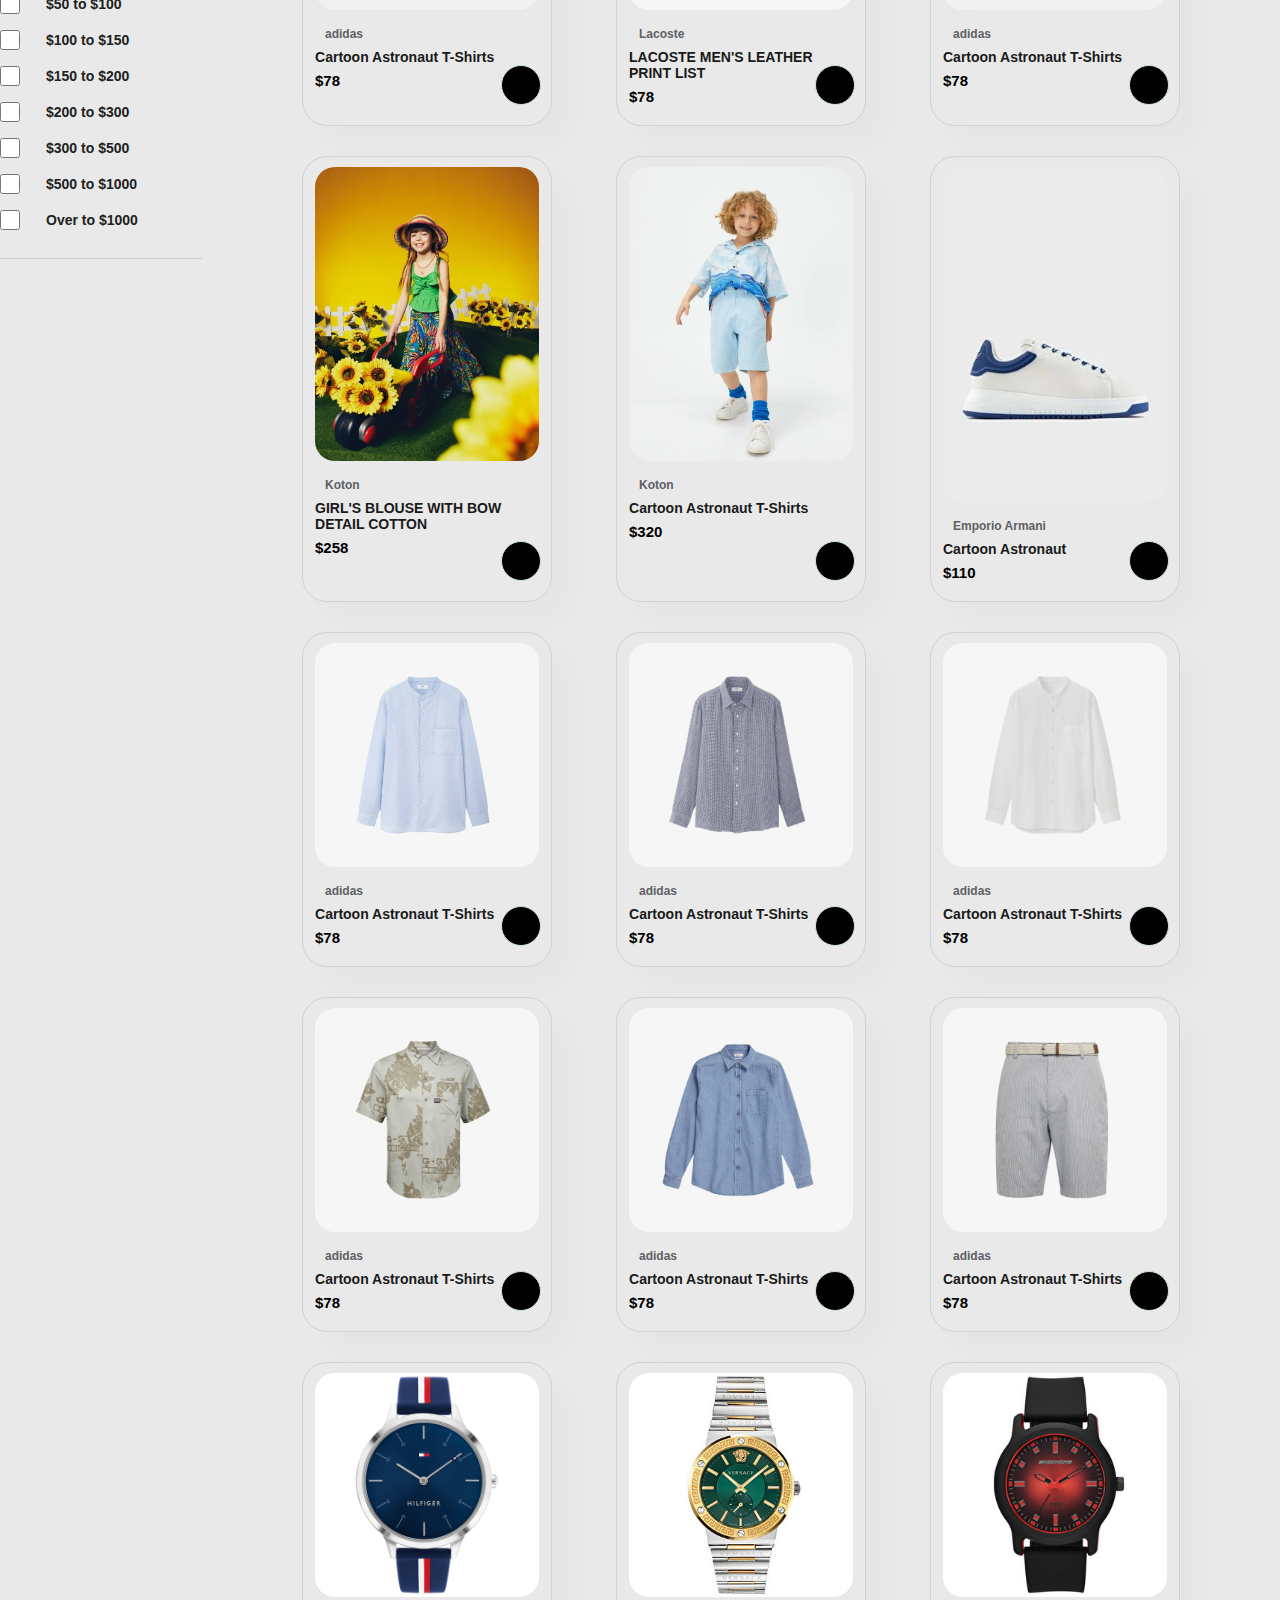
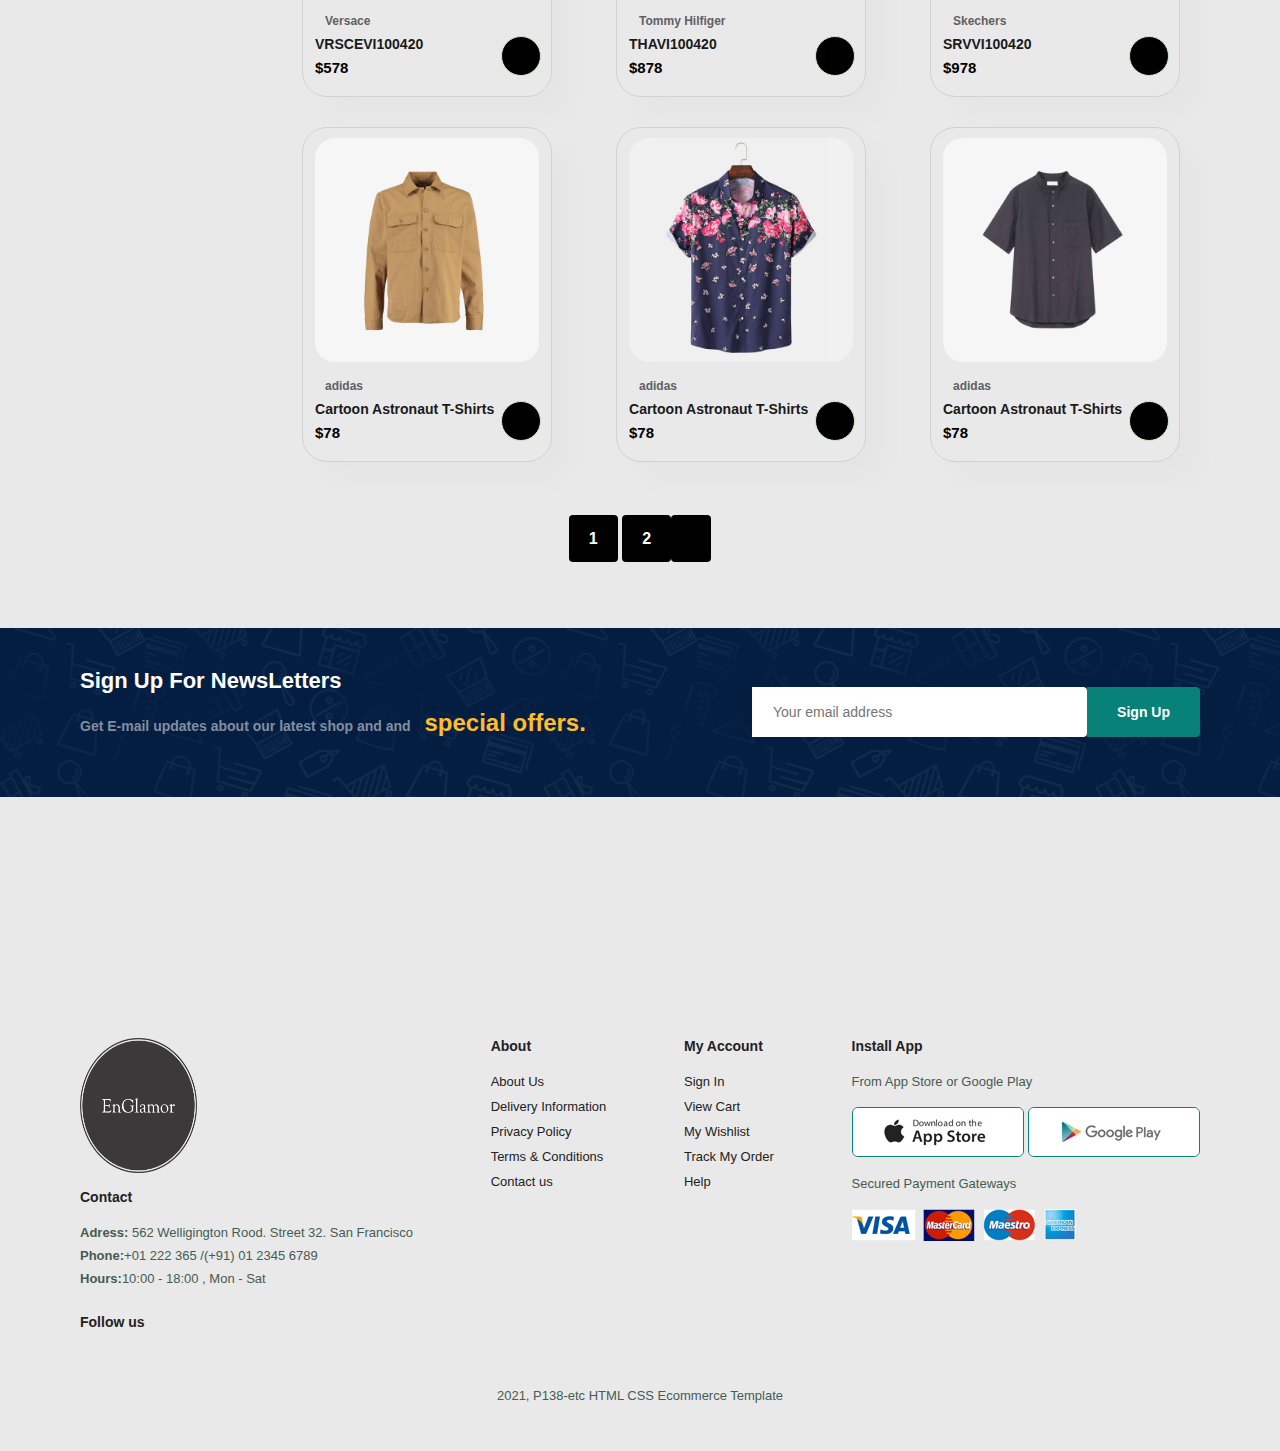
<file: Front/shop.html>
<!DOCTYPE html>
<html lang="en">

<head>
    <meta charset="UTF-8">
    <meta http-equiv="X-UA-Compatible" content="IE=edge">
    <meta name="viewport" content="width=device-width, initial-scale=1.0">
    <title>EnGlamor</title>
    <link rel="icon" href="img/logo-no-background.png" type="image/x-icon">

    <link rel="stylesheet" href="https://cdnjs.cloudflare.com/ajax/libs/font-awesome/6.4.0/css/all.min.css"
        integrity="sha512-iecdLmaskl7CVkqkXNQ/ZH/XLlvWZOJyj7Yy7tcenmpD1ypASozpmT/E0iPtmFIB46ZmdtAc9eNBvH0H/ZpiBw=="
        crossorigin="anonymous" referrerpolicy="no-referrer" />
    <link rel="stylesheet" href="./style.css">
</head>

<body>
    <div id="loading-screen">
        <div class="loader"></div>
        <p>Loading...</p>
    </div>
    <button id="scrollTopButton"><i class="fa-solid fa-arrow-up"></i></button>

    <!-- Header Start-->
    <section id="header">
        <a href="#"><img src="img/logo-no-background.png" class="logo" alt=""></a>
        <div class="search-bar">
            <form id="form" action="#">
                <label id="search-label" for="search">
                    <span>
                        <i class="fa-solid fa-magnifying-glass"></i>
                    </span>
                    <input id="search" type="text" placeholder="Search Anything..." aria-label="Search"
                        autocomplete="off">
                </label>
            </form>
        </div>
        <div>

            <ul id="navbar">
                <li><a href="index.html">Home</a></li>
                <li><a class="active"  href="shop.html">Shop</a></li>
                <li><a href="blog.html">Blog</a></li>
                <li><a href="about.html">About</a></li>
                <li><a href="contact.html">Contact</a></li>
                <li id="lg-user"><details>
                    <summary><i class="fa-solid fa-user"></i></summary>
                    <a href="login.html">Login</a>
                    <a href="register.html">Register</a>
                </details></li>
                <li id="lg-bag"><a href="cart.html"><i class="fa-solid fa-bag-shopping"></i></a></li>
                <a href="#" id="close"><i class="fa-solid fa-xmark"></i></a>
            </ul>
        </div>
        <div id="mobile">
            <a href="cart.html"><i class="fa-solid fa-bag-shopping"></i></a>
            <i id="bar"  class="fa-solid fa-bars"></i>
        </div>
    </section>
    <!-- Header end -->

    <!-- Hero start -->
    <section id="page-header">
        <h2>#ourproducts</h2>
        <p>Save more width coupons & up to 70% off!</p>
    </section>
    <!-- Hero End -->
    <section id="shop">
        <div class="container">
            <div class="shop-content">
                <div class="product-filters-content">
                    <div class="product-filters-part-one">
                        <ul type="none" class="product-filters-part-one-content">
                            <li class="product-filters-part-one-list">
                                <a href="index.html">Home</a>
                            </li>
                            <li class="product-filters-part-one-list">  
                                /
                            </li>
                            <li class="product-filters-part-one-list">
                                <a href="#">Shop</a>
                            </li>
                        </ol>
                    </div>
                    <div class="product-filters-two-content">
                        <div class="product-filters-head">
                            <h2>Filters</h2>
                            <button id="clear-btn">Clear All</button>
                        </div>
                        <div class="product-filters-choose">
            
                        </div>
                        <div class="product-filters-category">
                            <h3>Category</h3>
                            <label for="product-filters-category-woman">
                                <input type="checkbox" id="product-filters-category-woman">
                                <span>Woman</span>
                            </label>
                            <label for="product-filters-category-man">
                                <input type="checkbox" id="product-filters-category-man">
                                <span>Man</span>
                            </label>
                            <label for="product-filters-category-watch">
                                <input type="checkbox" id="product-filters-category-watch">
                                <span>Watch</span>
                            </label>
                            <label for="product-filters-category-kids">
                                <input type="checkbox" id="product-filters-category-kids">
                                <span>Kids</span>
                            </label>
                            <label for="product-filters-category-sunglass">
                                <input type="checkbox" id="product-filters-category-snglass">
                                <span>Sunglass</span>
                            </label>
                            <label for="product-filters-category-bags">
                                <input type="checkbox" id="product-filters-category-bags">
                                <span>Bags</span>
                            </label>
                        </div>
                        <div class="product-filters-brands">
                            <h3>Brands</h3>
                            <label for="product-filters-brands-shovia">
                                <input type="checkbox" id="product-filters-brands-shovia">
                                <span>Lacoste</span>
                            </label>
                            <label for="product-filters-brands-fusion">
                                <input type="checkbox" id="product-filters-brands-fusion">
                                <span>Versace</span>
                            </label>
                            <label for="product-filters-brands-hunter-shoes">
                                <input type="checkbox" id="product-filters-brands-hunter-shoes">
                                <span>Tommy Hilfiger</span>
                            </label>
                            <label for="product-filters-brands-club-shoes">
                                <input type="checkbox" id="product-filters-brands-club-shoes">
                                <span>Ray-Ban</span>
                            </label>
                            <label for="product-filters-brands-hoppister">
                                <input type="checkbox" id="product-filters-brands-hoppister">
                                <span>Zara</span>
                            </label>
                            <label for="product-filters-brands-blaze-fashion">
                                <input type="checkbox" id="product-filters-brands-blaze-fashion">
                                <span>Emporio Armani</span>
                            </label>
                        </div>
                        <div class="product-filters-price">
                            <h3>Price</h3>
                            <label for="product-filters-price-under-$50">
                                <input type="checkbox" id="product-filters-price-under-$50">
                                <span>Under $50</span>
                            </label>
                            <label for="product-filters-price-$50-to-$100">
                                <input type="checkbox" id="product-filters-price-$50-to-$100">
                                <span>$50 to $100</span>
                            </label>
                            <label for="product-filters-price-$100-to-$150">
                                <input type="checkbox" id="product-filters-price-$100-to-$150">
                                <span>$100 to $150</span>
                            </label>
                            <label for="product-filters-price-$150-to-$200">
                                <input type="checkbox" id="product-filters-price-$150-to-$200">
                                <span>$150 to $200</span>
                            </label>
                            <label for="product-filters-price-$200-to-$300">
                                <input type="checkbox" id="product-filters-price-$200-to-$300">
                                <span>$200 to $300</span>
                            </label>
                            <label for="product-filters-price-$300-to-$500">
                                <input type="checkbox" id="product-filters-price-$300-to-$500">
                                <span>$300 to $500</span>
                            </label>
                            <label for="product-filters-price-$500-to-$1000">
                                <input type="checkbox" id="product-filters-price-$500-to-$1000">
                                <span>$500 to $1000</span>
                            </label>
                            <label for="product-filters-price-over-to-$1000">
                                <input type="checkbox" id="product-filters-price-over-to-$100">
                                <span>Over to $1000</span>
                            </label>
                        </div>
                    </div>
                </div>
                    <!-- Product Start -->
    <div id="product1" class="section-p1"> 
        <div id="main-content">
            <h2>New Products</h2>
            <div id="product-list">
                <div class="pro-container">
                    <div class="pro"  onclick="window.location.href='sproduct.html';"      id="product-card">
                        <img id="product-image" src="img/Armani/foto 1.webp" alt="">
                        <div class="des">
                            <span>Emporio Armani</span>
                            <h5>SANDRO</h5>
                            <div class="star">
                                <i class="fas fa-star"></i>
                                <i class="fas fa-star"></i>
                                <i class="fas fa-star"></i>
                                <i class="fas fa-star"></i>
                                <i class="fas fa-star"></i>
                            </div>
                            <h4>$278</h4>
                        </div>
                        <a href="#" id="cart"><i class="fa-solid fa-cart-shopping  "></i></a>
                    </div>
                    <div class="pro" onclick="window.location.href='sproduct.html';"  id="product-card">
                        <img  id="product-image" src="img/zara/reklam.jpg" alt="">
                        <div class="des">
                            <span>ZARA</span>
                            <h5>TRIKOTAJ MAKSI</h5>
                            <div class="star">
                                <i class="fas fa-star"></i>
                                <i class="fas fa-star"></i>
                                <i class="fas fa-star"></i>
                                <i class="fas fa-star"></i>
                                <i class="fas fa-star"></i>
                            </div>
                            <h4>$78</h4>
                        </div>
                        <a href="#" id="cart"><i class="fa-solid fa-cart-shopping  "></i></a>
                    </div>
                    <div class="pro" onclick="window.location.href='sproduct.html';"  id="product-card">
                        <img  id="product-image" src="img/zara/reklam2.jpg" alt="">
                        <div class="des">
                            <span>ZARA</span>
                            <h5>PAYTEN</h5>
                            <div class="star">
                                <i class="fas fa-star"></i>
                                <i class="fas fa-star"></i>
                                <i class="fas fa-star"></i>
                                <i class="fas fa-star"></i>
                                <i class="fas fa-star"></i>
                            </div>
                            <h4>$88</h4>
                        </div>
                        <a href="#" id="cart"><i class="fa-solid fa-cart-shopping  "></i></a>
                    </div>
                    <div class="pro" onclick="window.location.href='sproduct.html';"  id="product-card">
                        <img  id="product-image" src="img/products/f2.jpg" alt="">
                        <div class="des">
                            <span>adidas</span>
                            <h5>Cartoon Astronaut T-Shirts</h5>
                            <div class="star">
                                <i class="fas fa-star"></i>
                                <i class="fas fa-star"></i>
                                <i class="fas fa-star"></i>
                                <i class="fas fa-star"></i>
                                <i class="fas fa-star"></i>
                            </div>
                            <h4>$78</h4>
                        </div>
                        <a href="#" id="cart"><i class="fa-solid fa-cart-shopping  "></i></a>
                    </div>
                    <div class="pro" onclick="window.location.href='sproduct.html';"  id="product-card">
                        <img   id="product-image" src="img/Lacoste/foto 5.webp" alt="">
                        <div class="des">
                            <span>Lacoste</span>
                            <h5>LACOSTE MEN'S LEATHER PRINT LIST </h5>
                            <div class="star">
                                <i class="fas fa-star"></i>
                                <i class="fas fa-star"></i>
                                <i class="fas fa-star"></i>
                                <i class="fas fa-star"></i>
                                <i class="fas fa-star"></i>
                            </div>
                            <h4>$78</h4>
                        </div>
                        <a href="#" id="cart"><i class="fa-solid fa-cart-shopping  "></i></a>
                    </div>
                    <div class="pro" onclick="window.location.href='sproduct.html';"  id="product-card">
                        <img  id="product-image" src="img/products/f4.jpg" alt="">
                        <div class="des">
                            <span>adidas</span>
                            <h5>Cartoon Astronaut T-Shirts</h5>
                            <div class="star">
                                <i class="fas fa-star"></i>
                                <i class="fas fa-star"></i>
                                <i class="fas fa-star"></i>
                                <i class="fas fa-star"></i>
                                <i class="fas fa-star"></i>
                            </div>
                            <h4>$78</h4>
                        </div>
                        <a href="#" id="cart"><i class="fa-solid fa-cart-shopping  "></i></a>
                    </div>
                    <div class="pro" onclick="window.location.href='sproduct.html';"  id="product-card">
                        <img  id="product-image" src="img/kids/foto1.webp" alt="">
                        <div class="des">
                            <span>Koton </span>
                            <h5>GIRL'S BLOUSE WITH  BOW DETAIL COTTON</h5>
                            <div class="star">
                                <i class="fas fa-star"></i>
                                <i class="fas fa-star"></i>
                                <i class="fas fa-star"></i>
                                <i class="fas fa-star"></i>
                                <i class="fas fa-star"></i>
                            </div>
                            <h4>$258</h4>
                        </div>
                        <a href="#" id="cart"><i class="fa-solid fa-cart-shopping  "></i></a>
                    </div>
                    <div class="pro" onclick="window.location.href='sproduct.html';"  id="product-card">
                        <img  id="product-image" src="img/kids/foto2.webp" alt="">
                        <div class="des">
                            <span>Koton</span>
                            <h5>Cartoon Astronaut T-Shirts</h5>
                            <div class="star">
                                <i class="fas fa-star"></i>
                                <i class="fas fa-star"></i>
                                <i class="fas fa-star"></i>
                                <i class="fas fa-star"></i>
                                <i class="fas fa-star"></i>
                            </div>
                            <h4>$320</h4>
                        </div>
                        <a href="#" id="cart"><i class="fa-solid fa-cart-shopping  "></i></a>
                    </div>
                    <div class="pro" onclick="window.location.href='sproduct.html';"   id="product-card">
                        <img  id="product-image" src="img/Armani/Foto 2.webp" alt="">
                        <div class="des">
                            <span>Emporio Armani</span>
                            <h5>Cartoon Astronaut </h5>
                            <div class="star">
                                <i class="fas fa-star"></i>
                                <i class="fas fa-star"></i>
                                <i class="fas fa-star"></i>
                                <i class="fas fa-star"></i>
                                <i class="fas fa-star"></i>
                            </div>
                            <h4>$110</h4>
                        </div>
                        <a href="#" id="cart"><i class="fa-solid fa-cart-shopping  "></i></a>
                    </div>
              
                    <div class="pro" onclick="window.location.href='sproduct.html';"  id="product-card">
                        <img  id="product-image" src="img/products/n1.jpg" alt="">
                        <div class="des">
                            <span>adidas</span>
                            <h5>Cartoon Astronaut T-Shirts</h5>
                            <div class="star">
                                <i class="fas fa-star"></i>
                                <i class="fas fa-star"></i>
                                <i class="fas fa-star"></i>
                                <i class="fas fa-star"></i>
                                <i class="fas fa-star"></i>
                            </div>
                            <h4>$78</h4>
                        </div>
                        <a href="#" id="cart"><i class="fa-solid fa-cart-shopping  "></i></a>
                    </div>
                    <div class="pro" onclick="window.location.href='sproduct.html';"  id="product-card">
                        <img  id="product-image" src="img/products/n2.jpg" alt="">
                        <div class="des">
                            <span>adidas</span>
                            <h5>Cartoon Astronaut T-Shirts</h5>
                            <div class="star">
                                <i class="fas fa-star"></i>
                                <i class="fas fa-star"></i>
                                <i class="fas fa-star"></i>
                                <i class="fas fa-star"></i>
                                <i class="fas fa-star"></i>
                            </div>
                            <h4>$78</h4>
                        </div>
                        <a href="#" id="cart"><i class="fa-solid fa-cart-shopping  "></i></a>
                    </div>
                    <div class="pro" onclick="window.location.href='sproduct.html';"  id="product-card">
                        <img  id="product-image" src="img/products/n3.jpg" alt="">
                        <div class="des">
                            <span>adidas</span>
                            <h5>Cartoon Astronaut T-Shirts</h5>
                            <div class="star">
                                <i class="fas fa-star"></i>
                                <i class="fas fa-star"></i>
                                <i class="fas fa-star"></i>
                                <i class="fas fa-star"></i>
                                <i class="fas fa-star"></i>
                            </div>
                            <h4>$78</h4>
                        </div>
                        <a href="#" id="cart"><i class="fa-solid fa-cart-shopping  "></i></a>
                    </div>
                    <div class="pro" onclick="window.location.href='sproduct.html';"  id="product-card">
                        <img  id="product-image" src="img/products/n4.jpg" alt="">
                        <div class="des">
                            <span>adidas</span>
                            <h5>Cartoon Astronaut T-Shirts</h5>
                            <div class="star">
                                <i class="fas fa-star"></i>
                                <i class="fas fa-star"></i>
                                <i class="fas fa-star"></i>
                                <i class="fas fa-star"></i>
                                <i class="fas fa-star"></i>
                            </div>
                            <h4>$78</h4>
                        </div>
                        <a href="#" id="cart"><i class="fa-solid fa-cart-shopping  "></i></a>
                    </div>
                    <div class="pro" onclick="window.location.href='sproduct.html';"  id="product-card">
                        <img  id="product-image" src="img/products/n5.jpg" alt="">
                        <div class="des">
                            <span>adidas</span>
                            <h5>Cartoon Astronaut T-Shirts</h5>
                            <div class="star">
                                <i class="fas fa-star"></i>
                                <i class="fas fa-star"></i>
                                <i class="fas fa-star"></i>
                                <i class="fas fa-star"></i>
                                <i class="fas fa-star"></i>
                            </div>
                            <h4>$78</h4>
                        </div>
                        <a href="#" id="cart"><i class="fa-solid fa-cart-shopping  "></i></a>
                    </div>
                    <div class="pro" onclick="window.location.href='sproduct.html';"  id="product-card">
                        <img  id="product-image" src="img/products/n6.jpg" alt="">
                        <div class="des">
                            <span>adidas</span>
                            <h5>Cartoon Astronaut T-Shirts</h5>
                            <div class="star">
                                <i class="fas fa-star"></i>
                                <i class="fas fa-star"></i>
                                <i class="fas fa-star"></i>
                                <i class="fas fa-star"></i>
                                <i class="fas fa-star"></i>
                            </div>
                            <h4>$78</h4>
                        </div>
                        <a href="#" id="cart"><i class="fa-solid fa-cart-shopping  "></i></a>
                    </div>
                    <div class="pro" onclick="window.location.href='sproduct.html';"  id="product-card">
                        <img  id="product-image" src="img/saat/saat 1.jpg" alt="">
                        <div class="des">
                            <span>Versace</span>
                            <h5>VRSCEVI100420</h5>
                            <div class="star">
                                <i class="fas fa-star"></i>
                                <i class="fas fa-star"></i>
                                <i class="fas fa-star"></i>
                                <i class="fas fa-star"></i>
                                <i class="fas fa-star"></i>
                            </div>
                            <h4>$578</h4>
                        </div>
                        <a href="#" id="cart"><i class="fa-solid fa-cart-shopping  "></i></a>
                    </div>
                    <div class="pro" onclick="window.location.href='sproduct.html';"  id="product-card">
                        <img  id="product-image" src="img/saat/saat 2.jpg" alt="">
                        <div class="des">
                            <span>Tommy Hilfiger</span>
                            <h5>THAVI100420</h5>
                            <div class="star">
                                <i class="fas fa-star"></i>
                                <i class="fas fa-star"></i>
                                <i class="fas fa-star"></i>
                                <i class="fas fa-star"></i>
                                <i class="fas fa-star"></i>
                            </div>
                            <h4>$878</h4>
                        </div>
                        <a href="#" id="cart"><i class="fa-solid fa-cart-shopping  "></i></a>
                    </div>
                    <div class="pro" onclick="window.location.href='sproduct.html';"  id="product-card">
                        <img  id="product-image" src="img/saat/saat 3.jpg" alt="">
                        <div class="des">
                            <span>Skechers</span>
                            <h5>SRVVI100420</h5>
                            <div class="star">
                                <i class="fas fa-star"></i>
                                <i class="fas fa-star"></i>
                                <i class="fas fa-star"></i>
                                <i class="fas fa-star"></i>
                                <i class="fas fa-star"></i>
                            </div>
                            <h4>$978</h4>
                        </div>
                        <a href="#" id="cart"><i class="fa-solid fa-cart-shopping  "></i></a>
                    </div>
                    <div class="pro" onclick="window.location.href='sproduct.html';"   id="product-card">
                        <img  id="product-image" src="img/products/n7.jpg" alt="">
                        <div class="des">
                            <span>adidas</span>
                            <h5>Cartoon Astronaut T-Shirts</h5>
                            <div class="star">
                                <i class="fas fa-star"></i>
                                <i class="fas fa-star"></i>
                                <i class="fas fa-star"></i>
                                <i class="fas fa-star"></i>
                                <i class="fas fa-star"></i>
                            </div>
                            <h4>$78</h4>
                        </div>
                        <a href="#" id="cart"><i class="fa-solid fa-cart-shopping  "></i></a>
                    </div>
                    <div class="pro" onclick="window.location.href='sproduct.html';"   id="product-card">
                        <img  id="product-image" src="img/products/f5.jpg" alt="">
                        <div class="des">
                            <span>adidas</span>
                            <h5>Cartoon Astronaut T-Shirts</h5>
                            <div class="star">
                                <i class="fas fa-star"></i>
                                <i class="fas fa-star"></i>
                                <i class="fas fa-star"></i>
                                <i class="fas fa-star"></i>
                                <i class="fas fa-star"></i>
                            </div>
                            <h4>$78</h4>
                        </div>
                        <a href="#" id="cart"><i class="fa-solid fa-cart-shopping  "></i></a>
                    </div>
                    <div class="pro" onclick="window.location.href='sproduct.html';"  id="product-card">
                        <img  id="product-image" src="img/products/n8.jpg" alt="">
                        <div class="des">
                            <span>adidas</span>
                            <h5>Cartoon Astronaut T-Shirts</h5>
                            <div class="star">
                                <i class="fas fa-star"></i>
                                <i class="fas fa-star"></i>
                                <i class="fas fa-star"></i>
                                <i class="fas fa-star"></i>
                                <i class="fas fa-star"></i>
                            </div>
                            <h4>$78</h4>
                        </div>
                        <a href="#" id="cart"><i class="fa-solid fa-cart-shopping  "></i></a>
                    </div>
                </div>
            </div>
        </div>
      
    </div>
    <!-- Praduct end -->

            </div>
        </div>
    </section>
  <!-- pagination start -->
<section id="pagination"  class="section-p1">
<a href="#">1</a>
<a href="#">2</a>
<a href="#"><i class="fa-solid fa-arrow-right"></i></a>
</section>
  <!-- pagination end -->

    <section id="newsletter" class="section-p1 section-m1">
        <div class="newstext">
            <h4>Sign Up For NewsLetters</h4>
            <p>Get E-mail updates about our latest shop and and <span> special offers.</span></p>
        </div>
        <div class="form">
            <input type="text" placeholder="Your email address">
            <button class="normal">Sign Up</button>
        </div>
    </section>

    <!-- footer start -->
    <footer class="section-p1">
        <div class="col">
            <img class="logo2"   src="img/logo-no-background.png" alt="">
            <h4>Contact</h4>
            <p> <strong>Adress:</strong> 562 Welligington Rood. Street 32. San Francisco</p>
            <p> <strong>Phone:</strong>+01 222 365 /(+91) 01 2345 6789</p>
            <p> <strong>Hours:</strong>10:00 - 18:00 , Mon - Sat</p>
            <div class="follow">
                <h4>Follow us</h4>
                <div class="icon">
                    <i class="fa-brands fa-facebook-f"></i>
                    <i class="fa-brands fa-twitter"></i>
                    <i class="fa-brands fa-instagram"></i>
                    <i class="fa-brands fa-pinterest-p"></i>
                    <i class="fa-brands fa-youtube"></i>
                </div>
            </div>
        </div>
        <div class="col">
            <h4>About</h4>
            <a href="#">About Us</a>
            <a href="#">Delivery Information</a>
            <a href="#">Privacy Policy</a>
            <a href="#">Terms & Conditions</a>
            <a href="#">Contact us</a>
        </div>
        <div class="col">
            <h4>My Account</h4>
            <a href="#">Sign In </a>
            <a href="#">View Cart</a>
            <a href="#">My Wishlist</a>
            <a href="#">Track My Order</a>
            <a href="#">Help</a>
        </div>
        <div class="col install">
            <h4>Install App</h4>
            <p>From App Store or Google Play</p>
            <div class="row">
                <img src="img/pay/app.jpg" alt="">
                <img src="img/pay/play.jpg" alt="">
            </div>
            <p>Secured Payment Gateways</p>
            <img src="img/pay/pay.png" alt="">
        </div>
        <div class="copyright">
            <p>2021, P138-etc HTML CSS Ecommerce Template</p>
        </div>
    </footer>
    <!-- footer end -->
<script>
            window.addEventListener("load", function() {
  var loadingScreen = document.getElementById("loading-screen");
  loadingScreen.style.display = "none";
});

var scrollTopButton = document.getElementById("scrollTopButton");

window.addEventListener("scroll", function() {
  if (window.pageYOffset > 100) {
    scrollTopButton.classList.add("show");
  } else {
    scrollTopButton.classList.remove("show");
  }
});

scrollTopButton.addEventListener("click", function() {
  window.scrollTo({ top: 0, behavior: "smooth" });
});


</script>
    <script src="./script.js"></script>
</body>

</html>
</file>
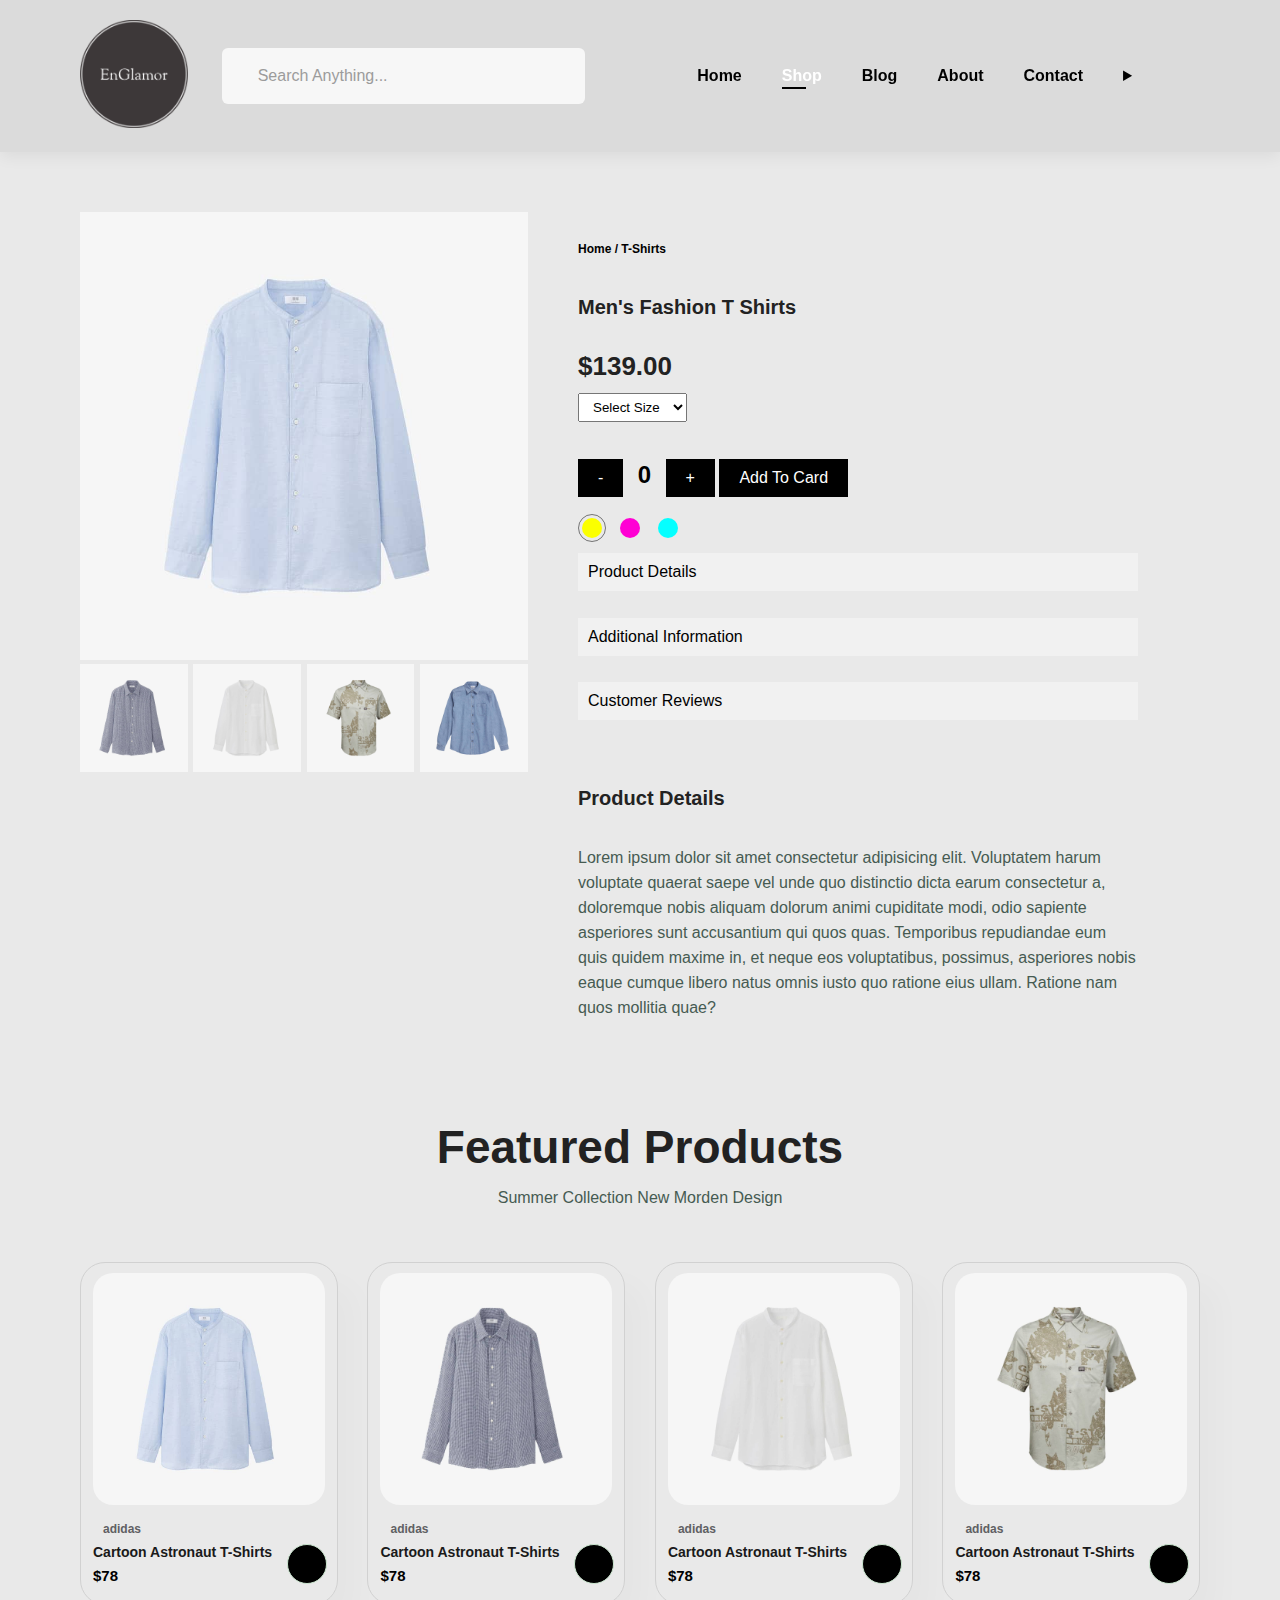
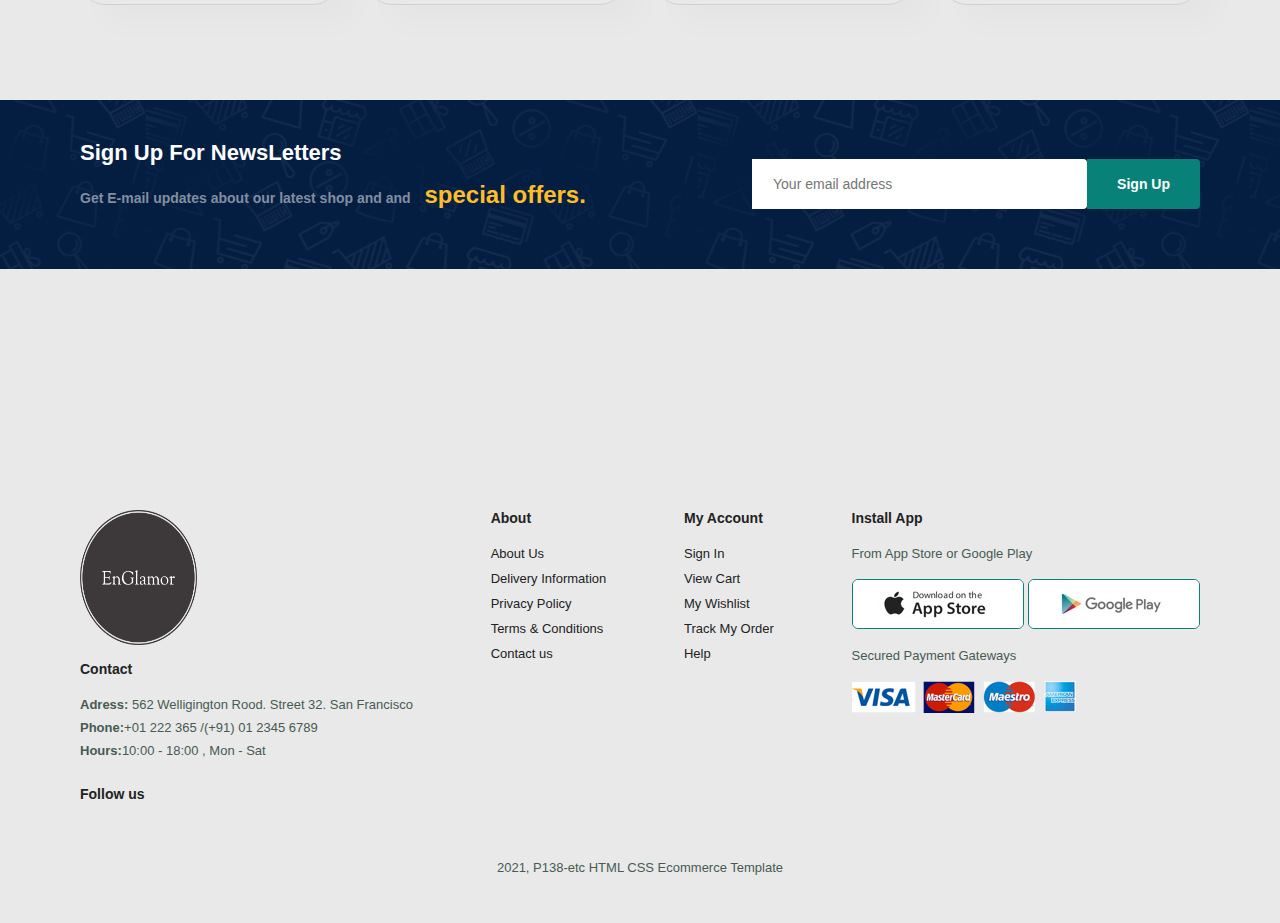
<file: Front/sproduct.html>
<!DOCTYPE html>
<html lang="en">

<head>
    <meta charset="UTF-8">
    <meta http-equiv="X-UA-Compatible" content="IE=edge">
    <meta name="viewport" content="width=device-width, initial-scale=1.0">
    <title>EnGlamor</title>
    <link rel="stylesheet" href="https://cdnjs.cloudflare.com/ajax/libs/font-awesome/6.4.0/css/all.min.css"
        integrity="sha512-iecdLmaskl7CVkqkXNQ/ZH/XLlvWZOJyj7Yy7tcenmpD1ypASozpmT/E0iPtmFIB46ZmdtAc9eNBvH0H/ZpiBw=="
        crossorigin="anonymous" referrerpolicy="no-referrer" />
    <link rel="icon" href="img/logo-no-background.png" type="image/x-icon">
    <link rel="stylesheet" href="./style.css">
</head>

<body>
    <div id="loading-screen">
        <div class="loader"></div>
        <p>Loading...</p>
    </div>
    <button id="scrollTopButton"><i class="fa-solid fa-arrow-up"></i></button>

 
    <!-- Header Start-->
    <section id="header">
        <a href="#"><img src="img/logo-no-background.png" class="logo" alt=""></a>
        <div class="search-bar">
            <form id="form" action="#">
                <label id="search-label" for="search">
                    <span>
                        <i class="fa-solid fa-magnifying-glass"></i>
                    </span>
                    <input id="search" type="text" placeholder="Search Anything..." aria-label="Search"
                        autocomplete="off">
                </label>
            </form>
        </div>
        <div>

            <ul id="navbar">
                <li><a href="index.html">Home</a></li>
                <li><a  class="active" href="shop.html">Shop</a></li>
                <li><a href="blog.html">Blog</a></li>
                <li><a href="about.html">About</a></li>
                <li><a href="contact.html">Contact</a></li>
                <li id="lg-user"><details>
                    <summary><i class="fa-solid fa-user"></i></summary>
                    <a href="login.html">Login</a>
                    <a href="register.html">Register</a>
                </details></li>
                <li id="lg-bag"><a href="cart.html"><i class="fa-solid fa-bag-shopping"></i></a></li>
                <a href="#" id="close"><i class="fa-solid fa-xmark"></i></a>
            </ul>
        </div>
        <div id="mobile">
            <a href="cart.html"><i class="fa-solid fa-bag-shopping"></i></a>
            <i id="bar"  class="fa-solid fa-bars"></i>
        </div>
    </section>
    <!-- Header end -->


    <section id="prodetails" class="section-p1">
        <div class="single-pro-image">
            <img src="img/products/n1.jpg" width="100%" id="MainImg" alt="">
            <div class="small-img-group">
                <div class="small-img-col">
                    <img src="img/products/n2.jpg" width="100%" class="small-img" alt="">
                </div>
                <div class="small-img-col">
                    <img src="img/products/n3.jpg" width="100%" class="small-img" alt="">
                </div>
                <div class="small-img-col">
                    <img src="img/products/n4.jpg" width="100%" class="small-img" alt="">
                </div>
                <div class="small-img-col">
                    <img src="img/products/n5.jpg" width="100%" class="small-img" alt="">
                </div>
            </div>
        </div>
        <div class="single-pro-details">
            <h6>Home / T-Shirts</h6>
            <h4>Men's Fashion T Shirts</h4>
            <h2>$139.00</h2>
            <select>
                <option> Select Size</option>
                <option> XL</option>
                <option> XXl</option>
                <option> Small</option>
                <option> Large</option>
            </select>
            <div class="countcard">
                <button id="decreaseButton">-</button>
                <span id="countDisplay">0</span>
                <button id="increaseButton">+</button>
                <button id="addToCartButton">Add To Card</button>
            </div>
            <div class="product-card-color">
                <div class="product-card__color__content active-color">
                    <div style="background-color: rgb(251, 255, 0);" class="product-card__color--box">
                    </div>
                </div>
                <div class="product-card__color__content">
                    <div style="background-color: rgb(255, 0, 212);" class="product-card__color--box">
                    </div>
                </div>
                <div class="product-card__color__content">
                    <div style="background-color: rgb(5, 255, 255);" class="product-card__color--box">
                    </div>
                </div>
            </div>
            <div class="accordion">
                <div class="accordion-item">
                    <div class="accordion-header">
                        Product Details
                    </div>
                    <div class="accordion-content">

                        Our Customer Experience Team is available 7 days a week and we offer 2 ways to get
                        in contact.Email and Chat . We try to reply quickly, so you need not to wait too
                        long for a response!.

                    </div>
                </div>

                <div class="accordion-item">
                    <div class="accordion-header">
                        Additional Information
                    </div>
                    <div class="accordion-content">

                        Please read the documentation carefully . We also have some online video tutorials
                        regarding this issue . If the problem remains, Please Open a ticket in the support
                        forum

                    </div>
                </div>

                <div class="accordion-item">
                    <div class="accordion-header">
                        Customer Reviews
                    </div>
                    <div class="accordion-content">

                        At first, Please check your internet connection . We also have some online video
                        tutorials regarding this issue . If the problem remains, Please Open a ticket in the
                        support forum.

                    </div>
                </div>
            </div>

            <h4>Product Details</h4>
            <p>Lorem ipsum dolor sit amet consectetur adipisicing elit. Voluptatem harum voluptate quaerat saepe vel
                unde quo distinctio dicta earum consectetur a, doloremque nobis aliquam dolorum animi cupiditate modi,
                odio sapiente asperiores sunt accusantium qui quos quas. Temporibus repudiandae eum quis quidem maxime
                in, et neque eos voluptatibus, possimus, asperiores nobis eaque cumque libero natus omnis iusto quo
                ratione eius ullam. Ratione nam quos mollitia quae?</p>
        </div>
    </section>

    <!-- Praduct part2 start -->
    <section id="product1" class="section-p1">
        <h2>Featured Products</h2>
        <p>Summer Collection New Morden Design</p>
        <div class="pro-container">
            <div class="pro" id="product-card">
                <img id="product-image" src="img/products/n1.jpg" alt="">
                <div class="des">
                    <span>adidas</span>
                    <h5>Cartoon Astronaut T-Shirts</h5>
                    <div class="star">
                        <i class="fas fa-star"></i>
                        <i class="fas fa-star"></i>
                        <i class="fas fa-star"></i>
                        <i class="fas fa-star"></i>
                        <i class="fas fa-star"></i>
                    </div>
                    <h4>$78</h4>
                </div>
                <a href="#" id="cart"><i class="fa-solid fa-cart-shopping  "></i></a>
            </div>
            <div class="pro" id="product-card">
                <img id="product-image" src="img/products/n2.jpg" alt="">
                <div class="des">
                    <span>adidas</span>
                    <h5>Cartoon Astronaut T-Shirts</h5>
                    <div class="star">
                        <i class="fas fa-star"></i>
                        <i class="fas fa-star"></i>
                        <i class="fas fa-star"></i>
                        <i class="fas fa-star"></i>
                        <i class="fas fa-star"></i>
                    </div>
                    <h4>$78</h4>
                </div>
                <a href="#" id="cart"><i class="fa-solid fa-cart-shopping  "></i></a>
            </div>
            <div class="pro" id="product-card">
                <img id="product-image" src="img/products/n3.jpg" alt="">
                <div class="des">
                    <span>adidas</span>
                    <h5>Cartoon Astronaut T-Shirts</h5>
                    <div class="star">
                        <i class="fas fa-star"></i>
                        <i class="fas fa-star"></i>
                        <i class="fas fa-star"></i>
                        <i class="fas fa-star"></i>
                        <i class="fas fa-star"></i>
                    </div>
                    <h4>$78</h4>
                </div>
                <a href="#" id="cart"><i class="fa-solid fa-cart-shopping  "></i></a>
            </div>
            <div class="pro" id="product-card">
                <img id="product-image" src="img/products/n4.jpg" alt="">
                <div class="des">
                    <span>adidas</span>
                    <h5>Cartoon Astronaut T-Shirts</h5>
                    <div class="star">
                        <i class="fas fa-star"></i>
                        <i class="fas fa-star"></i>
                        <i class="fas fa-star"></i>
                        <i class="fas fa-star"></i>
                        <i class="fas fa-star"></i>
                    </div>
                    <h4>$78</h4>
                </div>
                <a href="#" id="cart"><i class="fa-solid fa-cart-shopping  "></i></a>
            </div>
        </div>
    </section>
    <!-- Praduct part2 end -->
    <section id="newsletter" class="section-p1 section-m1">
        <div class="newstext">
            <h4>Sign Up For NewsLetters</h4>
            <p>Get E-mail updates about our latest shop and and <span> special offers.</span></p>
        </div>
        <div class="form">
            <input type="text" placeholder="Your email address">
            <button class="normal">Sign Up</button>
        </div>
    </section>

    <!-- footer start -->
    <footer class="section-p1">
        <div class="col">
            <img class="logo2" src="img/logo-no-background.png" alt="">
            <h4>Contact</h4>
            <p> <strong>Adress:</strong> 562 Welligington Rood. Street 32. San Francisco</p>
            <p> <strong>Phone:</strong>+01 222 365 /(+91) 01 2345 6789</p>
            <p> <strong>Hours:</strong>10:00 - 18:00 , Mon - Sat</p>
            <div class="follow">
                <h4>Follow us</h4>
                <div class="icon">
                    <i class="fa-brands fa-facebook-f"></i>
                    <i class="fa-brands fa-twitter"></i>
                    <i class="fa-brands fa-instagram"></i>
                    <i class="fa-brands fa-pinterest-p"></i>
                    <i class="fa-brands fa-youtube"></i>
                </div>
            </div>
        </div>
        <div class="col">
            <h4>About</h4>
            <a href="#">About Us</a>
            <a href="#">Delivery Information</a>
            <a href="#">Privacy Policy</a>
            <a href="#">Terms & Conditions</a>
            <a href="#">Contact us</a>
        </div>
        <div class="col">
            <h4>My Account</h4>
            <a href="#">Sign In </a>
            <a href="#">View Cart</a>
            <a href="#">My Wishlist</a>
            <a href="#">Track My Order</a>
            <a href="#">Help</a>
        </div>
        <div class="col install">
            <h4>Install App</h4>
            <p>From App Store or Google Play</p>
            <div class="row">
                <img src="img/pay/app.jpg" alt="">
                <img src="img/pay/play.jpg" alt="">
            </div>
            <p>Secured Payment Gateways</p>
            <img src="img/pay/pay.png" alt="">
        </div>
        <div class="copyright">
            <p>2021, P138-etc HTML CSS Ecommerce Template</p>
        </div>
    </footer>
    <!-- footer end -->
    <script>

        let productCards = document.querySelectorAll(".product-card")
        function setActiveColor(event) {
            let parent = event.currenTarget.closest(".product-card")
            let colorContents = parent.querySelectorAll(".product-card__color__content");


            for (let i = 0; i < colorContents.length; i++) {
                colorContents[i].classlist.remove("active-color")
            }
            event.currentTarget.classList.add("active-color")
        }

        for (let i = 0; i < productCards.length; i++) {
            var colorContents = productCards[i].querySelectorAll(".product-card__color__content");

            for (let j = 0; j < colorContents.length; j++) {
                colorContents[j].addEventListener("click", setActiveColor)
            }
        }


        const accordionItems = document.querySelectorAll('.accordion-item');

        accordionItems.forEach(item => {
            const header = item.querySelector('.accordion-header');

            header.addEventListener('click', () => {
                item.classList.toggle('active');

                const content = item.querySelector('.accordion-content');
                if (item.classList.contains('active')) {
                    content.style.maxHeight = content.scrollHeight + 'px';
                } else {
                    content.style.maxHeight = '0';
                }
            });
        });

        window.addEventListener("load", function () {
            var loadingScreen = document.getElementById("loading-screen");
            loadingScreen.style.display = "none";
        });

        var MainImg = document.getElementById("MainImg")
        var smallimg = document.getElementsByClassName("small-img")

        smallimg[0].onclick = function () {
            MainImg.src = smallimg[0].src;
        }
        smallimg[1].onclick = function () {
            MainImg.src = smallimg[1].src;
        }
        smallimg[2].onclick = function () {
            MainImg.src = smallimg[2].src;
        }
        smallimg[3].onclick = function () {
            MainImg.src = smallimg[3].src;
        }
    </script>

    <script src="./script.js"></script>
</body>

</html>
</file>
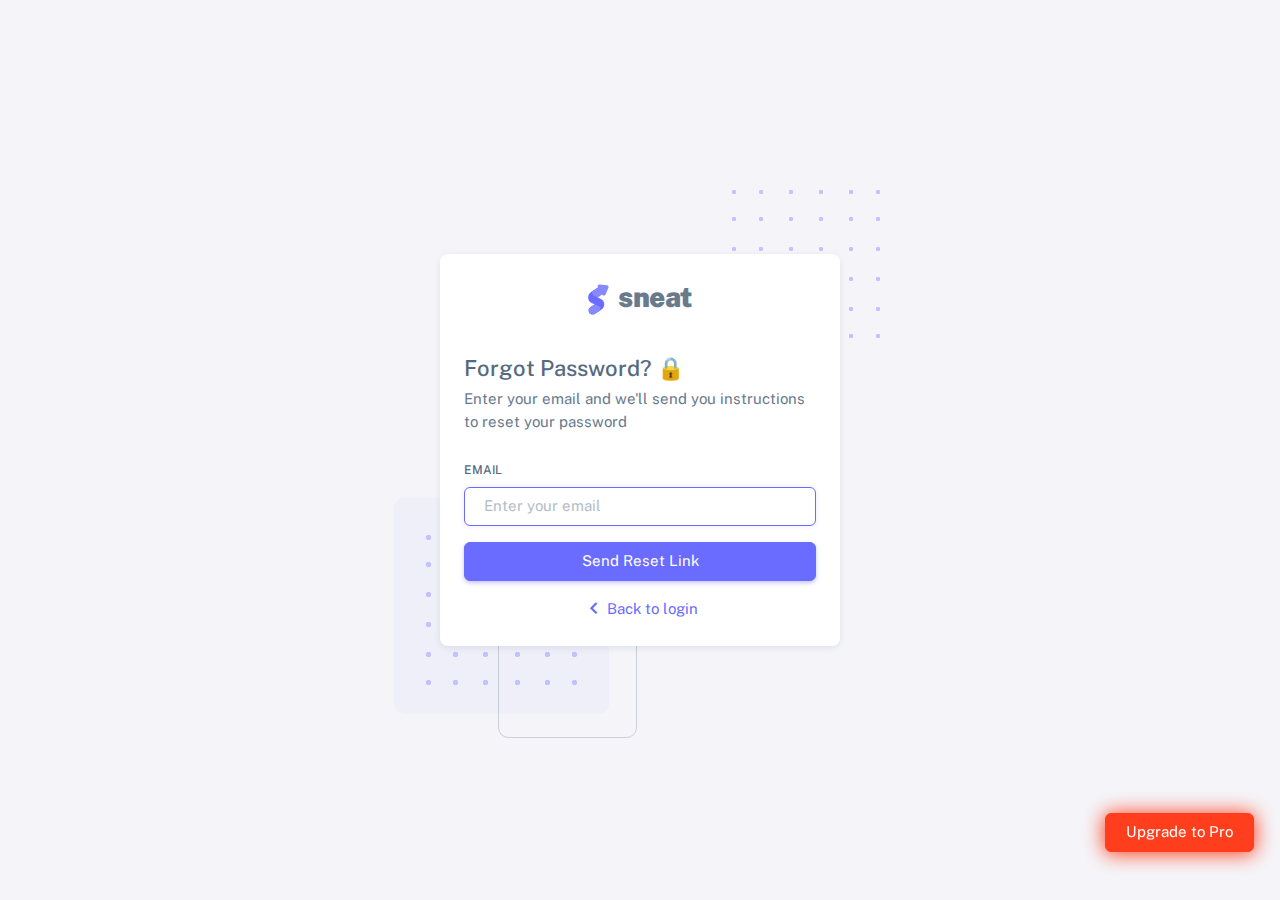
<file: Proyekt/Admin Panel/sneat-1.0.0/html/auth-forgot-password-basic.html>
<!DOCTYPE html>

<!-- =========================================================
* Sneat - Bootstrap 5 HTML Admin Template - Pro | v1.0.0
==============================================================

* Product Page: https://themeselection.com/products/sneat-bootstrap-html-admin-template/
* Created by: ThemeSelection
* License: You must have a valid license purchased in order to legally use the theme for your project.
* Copyright ThemeSelection (https://themeselection.com)

=========================================================
 -->
<!-- beautify ignore:start -->
<html
  lang="en"
  class="light-style customizer-hide"
  dir="ltr"
  data-theme="theme-default"
  data-assets-path="../assets/"
  data-template="vertical-menu-template-free"
>
  <head>
    <meta charset="utf-8" />
    <meta
      name="viewport"
      content="width=device-width, initial-scale=1.0, user-scalable=no, minimum-scale=1.0, maximum-scale=1.0"
    />

    <title>Forgot Password Basic - Pages | Sneat - Bootstrap 5 HTML Admin Template - Pro</title>

    <meta name="description" content="" />

    <!-- Favicon -->
    <link rel="icon" type="image/x-icon" href="../assets/img/favicon/favicon.ico" />

    <!-- Fonts -->
    <link rel="preconnect" href="https://fonts.googleapis.com" />
    <link rel="preconnect" href="https://fonts.gstatic.com" crossorigin />
    <link
      href="https://fonts.googleapis.com/css2?family=Public+Sans:ital,wght@0,300;0,400;0,500;0,600;0,700;1,300;1,400;1,500;1,600;1,700&display=swap"
      rel="stylesheet"
    />

    <!-- Icons. Uncomment required icon fonts -->
    <link rel="stylesheet" href="../assets/vendor/fonts/boxicons.css" />

    <!-- Core CSS -->
    <link rel="stylesheet" href="../assets/vendor/css/core.css" class="template-customizer-core-css" />
    <link rel="stylesheet" href="../assets/vendor/css/theme-default.css" class="template-customizer-theme-css" />
    <link rel="stylesheet" href="../assets/css/demo.css" />

    <!-- Vendors CSS -->
    <link rel="stylesheet" href="../assets/vendor/libs/perfect-scrollbar/perfect-scrollbar.css" />

    <!-- Page CSS -->
    <!-- Page -->
    <link rel="stylesheet" href="../assets/vendor/css/pages/page-auth.css" />
    <!-- Helpers -->
    <script src="../assets/vendor/js/helpers.js"></script>

    <!--! Template customizer & Theme config files MUST be included after core stylesheets and helpers.js in the <head> section -->
    <!--? Config:  Mandatory theme config file contain global vars & default theme options, Set your preferred theme option in this file.  -->
    <script src="../assets/js/config.js"></script>
  </head>

  <body>
    <!-- Content -->

    <div class="container-xxl">
      <div class="authentication-wrapper authentication-basic container-p-y">
        <div class="authentication-inner py-4">
          <!-- Forgot Password -->
          <div class="card">
            <div class="card-body">
              <!-- Logo -->
              <div class="app-brand justify-content-center">
                <a href="index.html" class="app-brand-link gap-2">
                  <span class="app-brand-logo demo">
                    <svg
                      width="25"
                      viewBox="0 0 25 42"
                      version="1.1"
                      xmlns="http://www.w3.org/2000/svg"
                      xmlns:xlink="http://www.w3.org/1999/xlink"
                    >
                      <defs>
                        <path
                          d="M13.7918663,0.358365126 L3.39788168,7.44174259 C0.566865006,9.69408886 -0.379795268,12.4788597 0.557900856,15.7960551 C0.68998853,16.2305145 1.09562888,17.7872135 3.12357076,19.2293357 C3.8146334,19.7207684 5.32369333,20.3834223 7.65075054,21.2172976 L7.59773219,21.2525164 L2.63468769,24.5493413 C0.445452254,26.3002124 0.0884951797,28.5083815 1.56381646,31.1738486 C2.83770406,32.8170431 5.20850219,33.2640127 7.09180128,32.5391577 C8.347334,32.0559211 11.4559176,30.0011079 16.4175519,26.3747182 C18.0338572,24.4997857 18.6973423,22.4544883 18.4080071,20.2388261 C17.963753,17.5346866 16.1776345,15.5799961 13.0496516,14.3747546 L10.9194936,13.4715819 L18.6192054,7.984237 L13.7918663,0.358365126 Z"
                          id="path-1"
                        ></path>
                        <path
                          d="M5.47320593,6.00457225 C4.05321814,8.216144 4.36334763,10.0722806 6.40359441,11.5729822 C8.61520715,12.571656 10.0999176,13.2171421 10.8577257,13.5094407 L15.5088241,14.433041 L18.6192054,7.984237 C15.5364148,3.11535317 13.9273018,0.573395879 13.7918663,0.358365126 C13.5790555,0.511491653 10.8061687,2.3935607 5.47320593,6.00457225 Z"
                          id="path-3"
                        ></path>
                        <path
                          d="M7.50063644,21.2294429 L12.3234468,23.3159332 C14.1688022,24.7579751 14.397098,26.4880487 13.008334,28.506154 C11.6195701,30.5242593 10.3099883,31.790241 9.07958868,32.3040991 C5.78142938,33.4346997 4.13234973,34 4.13234973,34 C4.13234973,34 2.75489982,33.0538207 2.37032616e-14,31.1614621 C-0.55822714,27.8186216 -0.55822714,26.0572515 -4.05231404e-15,25.8773518 C0.83734071,25.6075023 2.77988457,22.8248993 3.3049379,22.52991 C3.65497346,22.3332504 5.05353963,21.8997614 7.50063644,21.2294429 Z"
                          id="path-4"
                        ></path>
                        <path
                          d="M20.6,7.13333333 L25.6,13.8 C26.2627417,14.6836556 26.0836556,15.9372583 25.2,16.6 C24.8538077,16.8596443 24.4327404,17 24,17 L14,17 C12.8954305,17 12,16.1045695 12,15 C12,14.5672596 12.1403557,14.1461923 12.4,13.8 L17.4,7.13333333 C18.0627417,6.24967773 19.3163444,6.07059163 20.2,6.73333333 C20.3516113,6.84704183 20.4862915,6.981722 20.6,7.13333333 Z"
                          id="path-5"
                        ></path>
                      </defs>
                      <g id="g-app-brand" stroke="none" stroke-width="1" fill="none" fill-rule="evenodd">
                        <g id="Brand-Logo" transform="translate(-27.000000, -15.000000)">
                          <g id="Icon" transform="translate(27.000000, 15.000000)">
                            <g id="Mask" transform="translate(0.000000, 8.000000)">
                              <mask id="mask-2" fill="white">
                                <use xlink:href="#path-1"></use>
                              </mask>
                              <use fill="#696cff" xlink:href="#path-1"></use>
                              <g id="Path-3" mask="url(#mask-2)">
                                <use fill="#696cff" xlink:href="#path-3"></use>
                                <use fill-opacity="0.2" fill="#FFFFFF" xlink:href="#path-3"></use>
                              </g>
                              <g id="Path-4" mask="url(#mask-2)">
                                <use fill="#696cff" xlink:href="#path-4"></use>
                                <use fill-opacity="0.2" fill="#FFFFFF" xlink:href="#path-4"></use>
                              </g>
                            </g>
                            <g
                              id="Triangle"
                              transform="translate(19.000000, 11.000000) rotate(-300.000000) translate(-19.000000, -11.000000) "
                            >
                              <use fill="#696cff" xlink:href="#path-5"></use>
                              <use fill-opacity="0.2" fill="#FFFFFF" xlink:href="#path-5"></use>
                            </g>
                          </g>
                        </g>
                      </g>
                    </svg>
                  </span>
                  <span class="app-brand-text demo text-body fw-bolder">Sneat</span>
                </a>
              </div>
              <!-- /Logo -->
              <h4 class="mb-2">Forgot Password? 🔒</h4>
              <p class="mb-4">Enter your email and we'll send you instructions to reset your password</p>
              <form id="formAuthentication" class="mb-3" action="index.html" method="POST">
                <div class="mb-3">
                  <label for="email" class="form-label">Email</label>
                  <input
                    type="text"
                    class="form-control"
                    id="email"
                    name="email"
                    placeholder="Enter your email"
                    autofocus
                  />
                </div>
                <button class="btn btn-primary d-grid w-100">Send Reset Link</button>
              </form>
              <div class="text-center">
                <a href="auth-login-basic.html" class="d-flex align-items-center justify-content-center">
                  <i class="bx bx-chevron-left scaleX-n1-rtl bx-sm"></i>
                  Back to login
                </a>
              </div>
            </div>
          </div>
          <!-- /Forgot Password -->
        </div>
      </div>
    </div>

    <!-- / Content -->

    <div class="buy-now">
      <a
        href="https://themeselection.com/products/sneat-bootstrap-html-admin-template/"
        target="_blank"
        class="btn btn-danger btn-buy-now"
        >Upgrade to Pro</a
      >
    </div>

    <!-- Core JS -->
    <!-- build:js assets/vendor/js/core.js -->
    <script src="../assets/vendor/libs/jquery/jquery.js"></script>
    <script src="../assets/vendor/libs/popper/popper.js"></script>
    <script src="../assets/vendor/js/bootstrap.js"></script>
    <script src="../assets/vendor/libs/perfect-scrollbar/perfect-scrollbar.js"></script>

    <script src="../assets/vendor/js/menu.js"></script>
    <!-- endbuild -->

    <!-- Vendors JS -->

    <!-- Main JS -->
    <script src="../assets/js/main.js"></script>

    <!-- Page JS -->

    <!-- Place this tag in your head or just before your close body tag. -->
    <script async defer src="https://buttons.github.io/buttons.js"></script>
  </body>
</html>
</file>
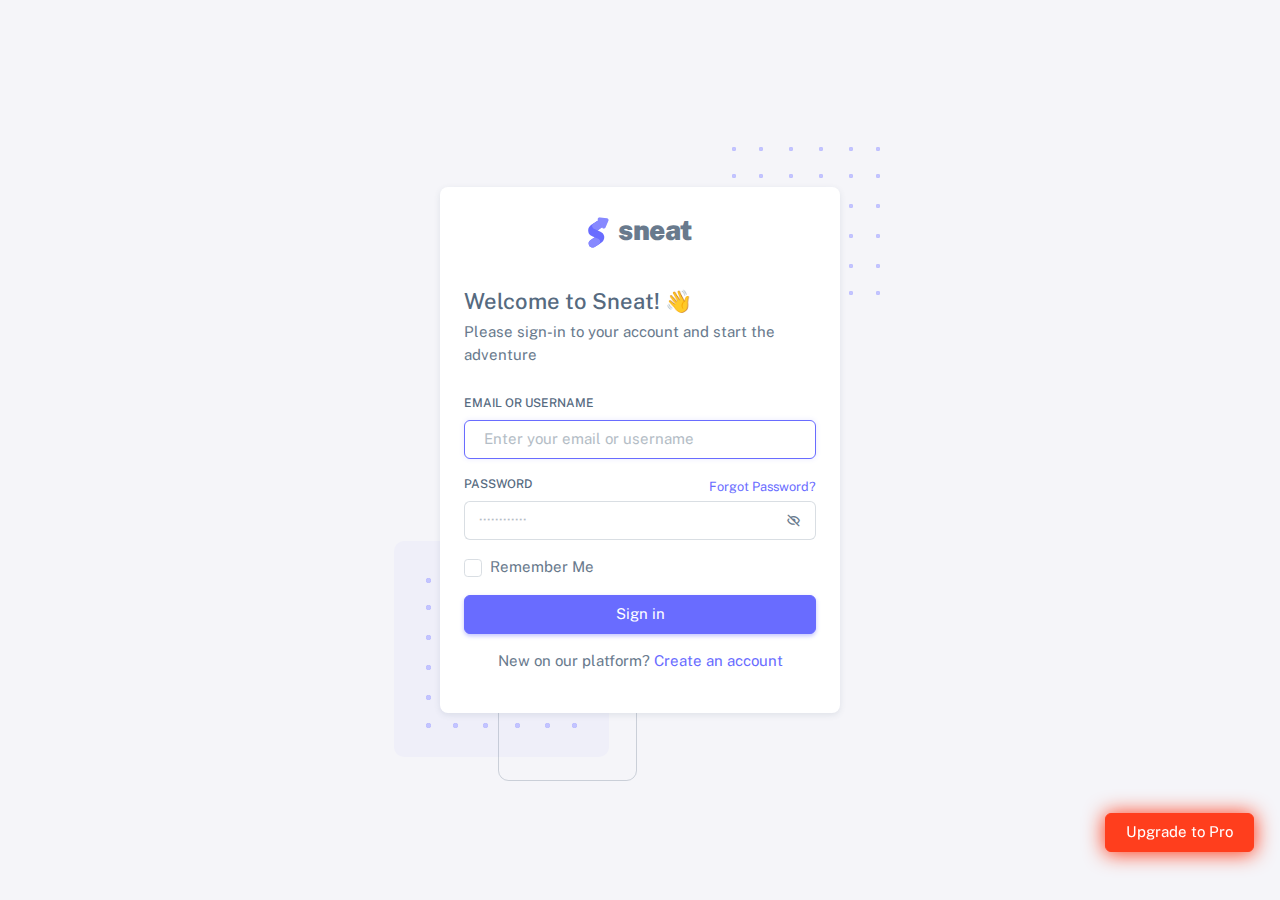
<file: Proyekt/Admin Panel/sneat-1.0.0/html/auth-login-basic.html>
<!DOCTYPE html>

<!-- =========================================================
* Sneat - Bootstrap 5 HTML Admin Template - Pro | v1.0.0
==============================================================

* Product Page: https://themeselection.com/products/sneat-bootstrap-html-admin-template/
* Created by: ThemeSelection
* License: You must have a valid license purchased in order to legally use the theme for your project.
* Copyright ThemeSelection (https://themeselection.com)

=========================================================
 -->
<!-- beautify ignore:start -->
<html
  lang="en"
  class="light-style customizer-hide"
  dir="ltr"
  data-theme="theme-default"
  data-assets-path="../assets/"
  data-template="vertical-menu-template-free"
>
  <head>
    <meta charset="utf-8" />
    <meta
      name="viewport"
      content="width=device-width, initial-scale=1.0, user-scalable=no, minimum-scale=1.0, maximum-scale=1.0"
    />

    <title>Login Basic - Pages | Sneat - Bootstrap 5 HTML Admin Template - Pro</title>

    <meta name="description" content="" />

    <!-- Favicon -->
    <link rel="icon" type="image/x-icon" href="../assets/img/favicon/favicon.ico" />

    <!-- Fonts -->
    <link rel="preconnect" href="https://fonts.googleapis.com" />
    <link rel="preconnect" href="https://fonts.gstatic.com" crossorigin />
    <link
      href="https://fonts.googleapis.com/css2?family=Public+Sans:ital,wght@0,300;0,400;0,500;0,600;0,700;1,300;1,400;1,500;1,600;1,700&display=swap"
      rel="stylesheet"
    />

    <!-- Icons. Uncomment required icon fonts -->
    <link rel="stylesheet" href="../assets/vendor/fonts/boxicons.css" />

    <!-- Core CSS -->
    <link rel="stylesheet" href="../assets/vendor/css/core.css" class="template-customizer-core-css" />
    <link rel="stylesheet" href="../assets/vendor/css/theme-default.css" class="template-customizer-theme-css" />
    <link rel="stylesheet" href="../assets/css/demo.css" />

    <!-- Vendors CSS -->
    <link rel="stylesheet" href="../assets/vendor/libs/perfect-scrollbar/perfect-scrollbar.css" />

    <!-- Page CSS -->
    <!-- Page -->
    <link rel="stylesheet" href="../assets/vendor/css/pages/page-auth.css" />
    <!-- Helpers -->
    <script src="../assets/vendor/js/helpers.js"></script>

    <!--! Template customizer & Theme config files MUST be included after core stylesheets and helpers.js in the <head> section -->
    <!--? Config:  Mandatory theme config file contain global vars & default theme options, Set your preferred theme option in this file.  -->
    <script src="../assets/js/config.js"></script>
  </head>

  <body>
    <!-- Content -->

    <div class="container-xxl">
      <div class="authentication-wrapper authentication-basic container-p-y">
        <div class="authentication-inner">
          <!-- Register -->
          <div class="card">
            <div class="card-body">
              <!-- Logo -->
              <div class="app-brand justify-content-center">
                <a href="index.html" class="app-brand-link gap-2">
                  <span class="app-brand-logo demo">
                    <svg
                      width="25"
                      viewBox="0 0 25 42"
                      version="1.1"
                      xmlns="http://www.w3.org/2000/svg"
                      xmlns:xlink="http://www.w3.org/1999/xlink"
                    >
                      <defs>
                        <path
                          d="M13.7918663,0.358365126 L3.39788168,7.44174259 C0.566865006,9.69408886 -0.379795268,12.4788597 0.557900856,15.7960551 C0.68998853,16.2305145 1.09562888,17.7872135 3.12357076,19.2293357 C3.8146334,19.7207684 5.32369333,20.3834223 7.65075054,21.2172976 L7.59773219,21.2525164 L2.63468769,24.5493413 C0.445452254,26.3002124 0.0884951797,28.5083815 1.56381646,31.1738486 C2.83770406,32.8170431 5.20850219,33.2640127 7.09180128,32.5391577 C8.347334,32.0559211 11.4559176,30.0011079 16.4175519,26.3747182 C18.0338572,24.4997857 18.6973423,22.4544883 18.4080071,20.2388261 C17.963753,17.5346866 16.1776345,15.5799961 13.0496516,14.3747546 L10.9194936,13.4715819 L18.6192054,7.984237 L13.7918663,0.358365126 Z"
                          id="path-1"
                        ></path>
                        <path
                          d="M5.47320593,6.00457225 C4.05321814,8.216144 4.36334763,10.0722806 6.40359441,11.5729822 C8.61520715,12.571656 10.0999176,13.2171421 10.8577257,13.5094407 L15.5088241,14.433041 L18.6192054,7.984237 C15.5364148,3.11535317 13.9273018,0.573395879 13.7918663,0.358365126 C13.5790555,0.511491653 10.8061687,2.3935607 5.47320593,6.00457225 Z"
                          id="path-3"
                        ></path>
                        <path
                          d="M7.50063644,21.2294429 L12.3234468,23.3159332 C14.1688022,24.7579751 14.397098,26.4880487 13.008334,28.506154 C11.6195701,30.5242593 10.3099883,31.790241 9.07958868,32.3040991 C5.78142938,33.4346997 4.13234973,34 4.13234973,34 C4.13234973,34 2.75489982,33.0538207 2.37032616e-14,31.1614621 C-0.55822714,27.8186216 -0.55822714,26.0572515 -4.05231404e-15,25.8773518 C0.83734071,25.6075023 2.77988457,22.8248993 3.3049379,22.52991 C3.65497346,22.3332504 5.05353963,21.8997614 7.50063644,21.2294429 Z"
                          id="path-4"
                        ></path>
                        <path
                          d="M20.6,7.13333333 L25.6,13.8 C26.2627417,14.6836556 26.0836556,15.9372583 25.2,16.6 C24.8538077,16.8596443 24.4327404,17 24,17 L14,17 C12.8954305,17 12,16.1045695 12,15 C12,14.5672596 12.1403557,14.1461923 12.4,13.8 L17.4,7.13333333 C18.0627417,6.24967773 19.3163444,6.07059163 20.2,6.73333333 C20.3516113,6.84704183 20.4862915,6.981722 20.6,7.13333333 Z"
                          id="path-5"
                        ></path>
                      </defs>
                      <g id="g-app-brand" stroke="none" stroke-width="1" fill="none" fill-rule="evenodd">
                        <g id="Brand-Logo" transform="translate(-27.000000, -15.000000)">
                          <g id="Icon" transform="translate(27.000000, 15.000000)">
                            <g id="Mask" transform="translate(0.000000, 8.000000)">
                              <mask id="mask-2" fill="white">
                                <use xlink:href="#path-1"></use>
                              </mask>
                              <use fill="#696cff" xlink:href="#path-1"></use>
                              <g id="Path-3" mask="url(#mask-2)">
                                <use fill="#696cff" xlink:href="#path-3"></use>
                                <use fill-opacity="0.2" fill="#FFFFFF" xlink:href="#path-3"></use>
                              </g>
                              <g id="Path-4" mask="url(#mask-2)">
                                <use fill="#696cff" xlink:href="#path-4"></use>
                                <use fill-opacity="0.2" fill="#FFFFFF" xlink:href="#path-4"></use>
                              </g>
                            </g>
                            <g
                              id="Triangle"
                              transform="translate(19.000000, 11.000000) rotate(-300.000000) translate(-19.000000, -11.000000) "
                            >
                              <use fill="#696cff" xlink:href="#path-5"></use>
                              <use fill-opacity="0.2" fill="#FFFFFF" xlink:href="#path-5"></use>
                            </g>
                          </g>
                        </g>
                      </g>
                    </svg>
                  </span>
                  <span class="app-brand-text demo text-body fw-bolder">Sneat</span>
                </a>
              </div>
              <!-- /Logo -->
              <h4 class="mb-2">Welcome to Sneat! 👋</h4>
              <p class="mb-4">Please sign-in to your account and start the adventure</p>

              <form id="formAuthentication" class="mb-3" action="index.html" method="POST">
                <div class="mb-3">
                  <label for="email" class="form-label">Email or Username</label>
                  <input
                    type="text"
                    class="form-control"
                    id="email"
                    name="email-username"
                    placeholder="Enter your email or username"
                    autofocus
                  />
                </div>
                <div class="mb-3 form-password-toggle">
                  <div class="d-flex justify-content-between">
                    <label class="form-label" for="password">Password</label>
                    <a href="auth-forgot-password-basic.html">
                      <small>Forgot Password?</small>
                    </a>
                  </div>
                  <div class="input-group input-group-merge">
                    <input
                      type="password"
                      id="password"
                      class="form-control"
                      name="password"
                      placeholder="&#xb7;&#xb7;&#xb7;&#xb7;&#xb7;&#xb7;&#xb7;&#xb7;&#xb7;&#xb7;&#xb7;&#xb7;"
                      aria-describedby="password"
                    />
                    <span class="input-group-text cursor-pointer"><i class="bx bx-hide"></i></span>
                  </div>
                </div>
                <div class="mb-3">
                  <div class="form-check">
                    <input class="form-check-input" type="checkbox" id="remember-me" />
                    <label class="form-check-label" for="remember-me"> Remember Me </label>
                  </div>
                </div>
                <div class="mb-3">
                  <button class="btn btn-primary d-grid w-100" type="submit">Sign in</button>
                </div>
              </form>

              <p class="text-center">
                <span>New on our platform?</span>
                <a href="auth-register-basic.html">
                  <span>Create an account</span>
                </a>
              </p>
            </div>
          </div>
          <!-- /Register -->
        </div>
      </div>
    </div>

    <!-- / Content -->

    <div class="buy-now">
      <a
        href="https://themeselection.com/products/sneat-bootstrap-html-admin-template/"
        target="_blank"
        class="btn btn-danger btn-buy-now"
        >Upgrade to Pro</a
      >
    </div>

    <!-- Core JS -->
    <!-- build:js assets/vendor/js/core.js -->
    <script src="../assets/vendor/libs/jquery/jquery.js"></script>
    <script src="../assets/vendor/libs/popper/popper.js"></script>
    <script src="../assets/vendor/js/bootstrap.js"></script>
    <script src="../assets/vendor/libs/perfect-scrollbar/perfect-scrollbar.js"></script>

    <script src="../assets/vendor/js/menu.js"></script>
    <!-- endbuild -->

    <!-- Vendors JS -->

    <!-- Main JS -->
    <script src="../assets/js/main.js"></script>

    <!-- Page JS -->

    <!-- Place this tag in your head or just before your close body tag. -->
    <script async defer src="https://buttons.github.io/buttons.js"></script>
  </body>
</html>
</file>
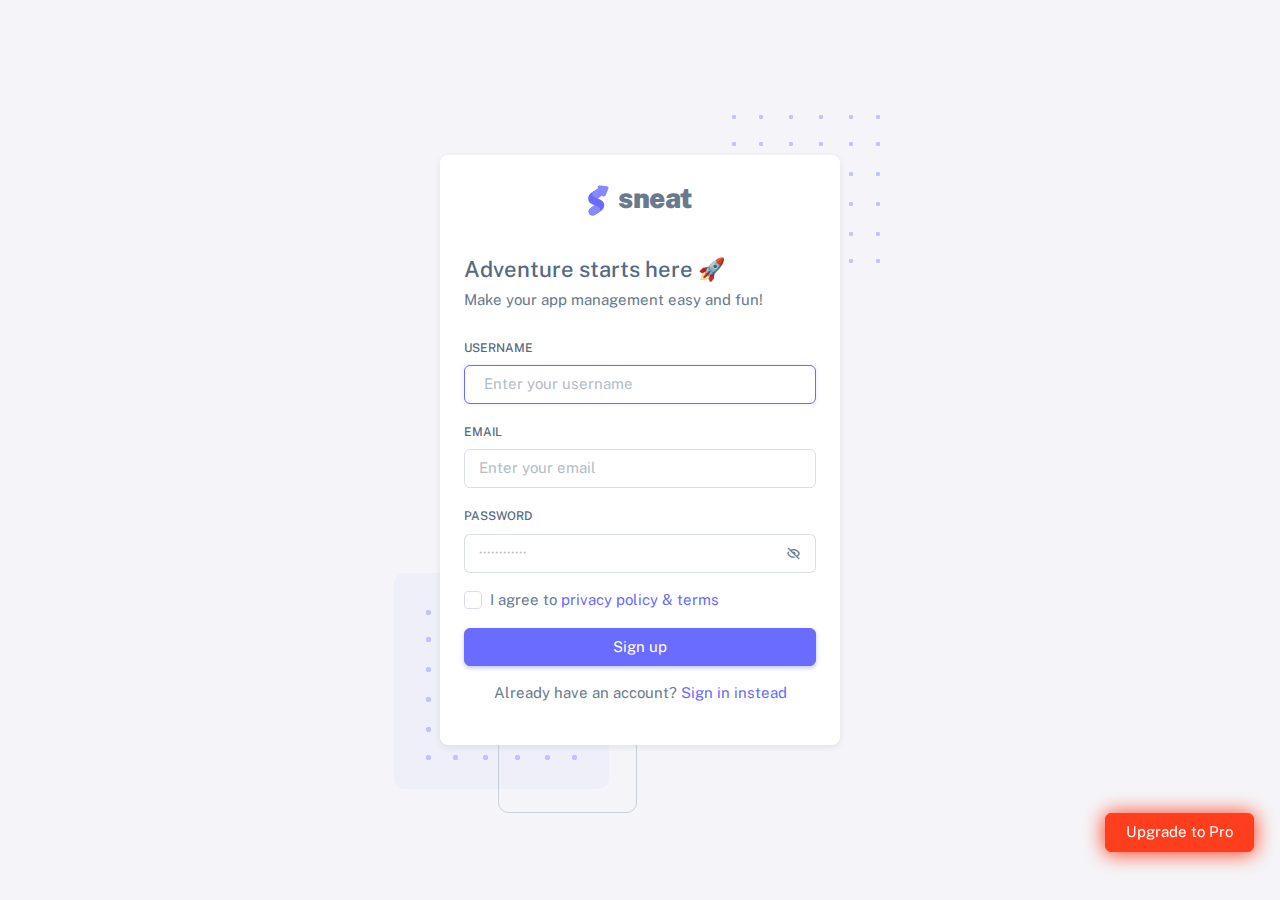
<file: Proyekt/Admin Panel/sneat-1.0.0/html/auth-register-basic.html>
<!DOCTYPE html>

<!-- =========================================================
* Sneat - Bootstrap 5 HTML Admin Template - Pro | v1.0.0
==============================================================

* Product Page: https://themeselection.com/products/sneat-bootstrap-html-admin-template/
* Created by: ThemeSelection
* License: You must have a valid license purchased in order to legally use the theme for your project.
* Copyright ThemeSelection (https://themeselection.com)

=========================================================
 -->
<!-- beautify ignore:start -->
<html
  lang="en"
  class="light-style customizer-hide"
  dir="ltr"
  data-theme="theme-default"
  data-assets-path="../assets/"
  data-template="vertical-menu-template-free"
>
  <head>
    <meta charset="utf-8" />
    <meta
      name="viewport"
      content="width=device-width, initial-scale=1.0, user-scalable=no, minimum-scale=1.0, maximum-scale=1.0"
    />

    <title>Register Basic - Pages | Sneat - Bootstrap 5 HTML Admin Template - Pro</title>

    <meta name="description" content="" />

    <!-- Favicon -->
    <link rel="icon" type="image/x-icon" href="../assets/img/favicon/favicon.ico" />

    <!-- Fonts -->
    <link rel="preconnect" href="https://fonts.googleapis.com" />
    <link rel="preconnect" href="https://fonts.gstatic.com" crossorigin />
    <link
      href="https://fonts.googleapis.com/css2?family=Public+Sans:ital,wght@0,300;0,400;0,500;0,600;0,700;1,300;1,400;1,500;1,600;1,700&display=swap"
      rel="stylesheet"
    />

    <!-- Icons. Uncomment required icon fonts -->
    <link rel="stylesheet" href="../assets/vendor/fonts/boxicons.css" />

    <!-- Core CSS -->
    <link rel="stylesheet" href="../assets/vendor/css/core.css" class="template-customizer-core-css" />
    <link rel="stylesheet" href="../assets/vendor/css/theme-default.css" class="template-customizer-theme-css" />
    <link rel="stylesheet" href="../assets/css/demo.css" />

    <!-- Vendors CSS -->
    <link rel="stylesheet" href="../assets/vendor/libs/perfect-scrollbar/perfect-scrollbar.css" />

    <!-- Page CSS -->
    <!-- Page -->
    <link rel="stylesheet" href="../assets/vendor/css/pages/page-auth.css" />
    <!-- Helpers -->
    <script src="../assets/vendor/js/helpers.js"></script>

    <!--! Template customizer & Theme config files MUST be included after core stylesheets and helpers.js in the <head> section -->
    <!--? Config:  Mandatory theme config file contain global vars & default theme options, Set your preferred theme option in this file.  -->
    <script src="../assets/js/config.js"></script>
  </head>

  <body>
    <!-- Content -->

    <div class="container-xxl">
      <div class="authentication-wrapper authentication-basic container-p-y">
        <div class="authentication-inner">
          <!-- Register Card -->
          <div class="card">
            <div class="card-body">
              <!-- Logo -->
              <div class="app-brand justify-content-center">
                <a href="index.html" class="app-brand-link gap-2">
                  <span class="app-brand-logo demo">
                    <svg
                      width="25"
                      viewBox="0 0 25 42"
                      version="1.1"
                      xmlns="http://www.w3.org/2000/svg"
                      xmlns:xlink="http://www.w3.org/1999/xlink"
                    >
                      <defs>
                        <path
                          d="M13.7918663,0.358365126 L3.39788168,7.44174259 C0.566865006,9.69408886 -0.379795268,12.4788597 0.557900856,15.7960551 C0.68998853,16.2305145 1.09562888,17.7872135 3.12357076,19.2293357 C3.8146334,19.7207684 5.32369333,20.3834223 7.65075054,21.2172976 L7.59773219,21.2525164 L2.63468769,24.5493413 C0.445452254,26.3002124 0.0884951797,28.5083815 1.56381646,31.1738486 C2.83770406,32.8170431 5.20850219,33.2640127 7.09180128,32.5391577 C8.347334,32.0559211 11.4559176,30.0011079 16.4175519,26.3747182 C18.0338572,24.4997857 18.6973423,22.4544883 18.4080071,20.2388261 C17.963753,17.5346866 16.1776345,15.5799961 13.0496516,14.3747546 L10.9194936,13.4715819 L18.6192054,7.984237 L13.7918663,0.358365126 Z"
                          id="path-1"
                        ></path>
                        <path
                          d="M5.47320593,6.00457225 C4.05321814,8.216144 4.36334763,10.0722806 6.40359441,11.5729822 C8.61520715,12.571656 10.0999176,13.2171421 10.8577257,13.5094407 L15.5088241,14.433041 L18.6192054,7.984237 C15.5364148,3.11535317 13.9273018,0.573395879 13.7918663,0.358365126 C13.5790555,0.511491653 10.8061687,2.3935607 5.47320593,6.00457225 Z"
                          id="path-3"
                        ></path>
                        <path
                          d="M7.50063644,21.2294429 L12.3234468,23.3159332 C14.1688022,24.7579751 14.397098,26.4880487 13.008334,28.506154 C11.6195701,30.5242593 10.3099883,31.790241 9.07958868,32.3040991 C5.78142938,33.4346997 4.13234973,34 4.13234973,34 C4.13234973,34 2.75489982,33.0538207 2.37032616e-14,31.1614621 C-0.55822714,27.8186216 -0.55822714,26.0572515 -4.05231404e-15,25.8773518 C0.83734071,25.6075023 2.77988457,22.8248993 3.3049379,22.52991 C3.65497346,22.3332504 5.05353963,21.8997614 7.50063644,21.2294429 Z"
                          id="path-4"
                        ></path>
                        <path
                          d="M20.6,7.13333333 L25.6,13.8 C26.2627417,14.6836556 26.0836556,15.9372583 25.2,16.6 C24.8538077,16.8596443 24.4327404,17 24,17 L14,17 C12.8954305,17 12,16.1045695 12,15 C12,14.5672596 12.1403557,14.1461923 12.4,13.8 L17.4,7.13333333 C18.0627417,6.24967773 19.3163444,6.07059163 20.2,6.73333333 C20.3516113,6.84704183 20.4862915,6.981722 20.6,7.13333333 Z"
                          id="path-5"
                        ></path>
                      </defs>
                      <g id="g-app-brand" stroke="none" stroke-width="1" fill="none" fill-rule="evenodd">
                        <g id="Brand-Logo" transform="translate(-27.000000, -15.000000)">
                          <g id="Icon" transform="translate(27.000000, 15.000000)">
                            <g id="Mask" transform="translate(0.000000, 8.000000)">
                              <mask id="mask-2" fill="white">
                                <use xlink:href="#path-1"></use>
                              </mask>
                              <use fill="#696cff" xlink:href="#path-1"></use>
                              <g id="Path-3" mask="url(#mask-2)">
                                <use fill="#696cff" xlink:href="#path-3"></use>
                                <use fill-opacity="0.2" fill="#FFFFFF" xlink:href="#path-3"></use>
                              </g>
                              <g id="Path-4" mask="url(#mask-2)">
                                <use fill="#696cff" xlink:href="#path-4"></use>
                                <use fill-opacity="0.2" fill="#FFFFFF" xlink:href="#path-4"></use>
                              </g>
                            </g>
                            <g
                              id="Triangle"
                              transform="translate(19.000000, 11.000000) rotate(-300.000000) translate(-19.000000, -11.000000) "
                            >
                              <use fill="#696cff" xlink:href="#path-5"></use>
                              <use fill-opacity="0.2" fill="#FFFFFF" xlink:href="#path-5"></use>
                            </g>
                          </g>
                        </g>
                      </g>
                    </svg>
                  </span>
                  <span class="app-brand-text demo text-body fw-bolder">Sneat</span>
                </a>
              </div>
              <!-- /Logo -->
              <h4 class="mb-2">Adventure starts here 🚀</h4>
              <p class="mb-4">Make your app management easy and fun!</p>

              <form id="formAuthentication" class="mb-3" action="index.html" method="POST">
                <div class="mb-3">
                  <label for="username" class="form-label">Username</label>
                  <input
                    type="text"
                    class="form-control"
                    id="username"
                    name="username"
                    placeholder="Enter your username"
                    autofocus
                  />
                </div>
                <div class="mb-3">
                  <label for="email" class="form-label">Email</label>
                  <input type="text" class="form-control" id="email" name="email" placeholder="Enter your email" />
                </div>
                <div class="mb-3 form-password-toggle">
                  <label class="form-label" for="password">Password</label>
                  <div class="input-group input-group-merge">
                    <input
                      type="password"
                      id="password"
                      class="form-control"
                      name="password"
                      placeholder="&#xb7;&#xb7;&#xb7;&#xb7;&#xb7;&#xb7;&#xb7;&#xb7;&#xb7;&#xb7;&#xb7;&#xb7;"
                      aria-describedby="password"
                    />
                    <span class="input-group-text cursor-pointer"><i class="bx bx-hide"></i></span>
                  </div>
                </div>

                <div class="mb-3">
                  <div class="form-check">
                    <input class="form-check-input" type="checkbox" id="terms-conditions" name="terms" />
                    <label class="form-check-label" for="terms-conditions">
                      I agree to
                      <a href="javascript:void(0);">privacy policy & terms</a>
                    </label>
                  </div>
                </div>
                <button class="btn btn-primary d-grid w-100">Sign up</button>
              </form>

              <p class="text-center">
                <span>Already have an account?</span>
                <a href="auth-login-basic.html">
                  <span>Sign in instead</span>
                </a>
              </p>
            </div>
          </div>
          <!-- Register Card -->
        </div>
      </div>
    </div>

    <!-- / Content -->

    <div class="buy-now">
      <a
        href="https://themeselection.com/products/sneat-bootstrap-html-admin-template/"
        target="_blank"
        class="btn btn-danger btn-buy-now"
        >Upgrade to Pro</a
      >
    </div>

    <!-- Core JS -->
    <!-- build:js assets/vendor/js/core.js -->
    <script src="../assets/vendor/libs/jquery/jquery.js"></script>
    <script src="../assets/vendor/libs/popper/popper.js"></script>
    <script src="../assets/vendor/js/bootstrap.js"></script>
    <script src="../assets/vendor/libs/perfect-scrollbar/perfect-scrollbar.js"></script>

    <script src="../assets/vendor/js/menu.js"></script>
    <!-- endbuild -->

    <!-- Vendors JS -->

    <!-- Main JS -->
    <script src="../assets/js/main.js"></script>

    <!-- Page JS -->

    <!-- Place this tag in your head or just before your close body tag. -->
    <script async defer src="https://buttons.github.io/buttons.js"></script>
  </body>
</html>
</file>
<file: Front/style.css>
@import url('https://fonts.googleapis.com/css2?family=Satisfy&display=swap');

  * {
      margin: 0;
      padding: 0;
      box-sizing: border-box;
      font-family: 'Spartan', sans-serif;
  }

  body {
      margin: 0;
      padding: 0;
      font-family: Arial, sans-serif;
  }

  #loading-screen {
      display: flex;
      justify-content: center;
      align-items: center;
      position: fixed;
      top: 0;
      left: 0;
      width: 100%;
      height: 100%;
      background-color: #f1f1f1;
      z-index: 9999;
  }

  .loader {
      border: 4px solid #f3f3f3;
      border-top: 4px solid #3498db;
      border-radius: 50%;
      width: 50px;
      height: 50px;
      animation: spin 1.5s linear infinite;
  }

  @keyframes spin {
      0% {
          transform: rotate(0deg);
      }

      100% {
          transform: rotate(360deg);
      }
  }

  #sidebar {
      width: 250px;
      background-color: #f1f1f1;
      padding: 20px;
  }

  #price-range {
      margin-bottom: 20px;
  }

  #price-slider {
      width: 100%;
  }

  #price-values {
      display: flex;
      justify-content: space-between;
  }

  #filters {
      margin-top: 20px;
      color: #000;
  }

  #main-content {
      flex-grow: 1;
      padding: 20px;
  }

  #product-list {
      grid-template-columns: repeat(3, 1fr);
      grid-gap: 20px;
  }

  h2 {
      margin-top: 0;
  }
  .search-bar {
    margin-right: 58.362px;
  }
  .search-bar form {
    width: 363.725px;
    height: 56px;
    background-color: rgb(247, 247, 247);
    display: flex;
    align-items: center;
    border-radius: 6px;
  }
  .search-bar form label {
    width: 100%;
  }
  .search-bar form label:focus-within {
    border: 1px solid black;
    border-radius: 6px;
  }
  .search-bar form label span {
    margin: 0 18px;
  }
  .search-bar form label span i {
    font-size: 17px;
  }
 .search-bar form label input {
    width: 291.725px;
    height: 56px;
    border: none;
    outline: none;
    background-color: rgb(247, 247, 247);
    font-size: 16px;
  }
 .search-bar form label input::-moz-placeholder {
    font-size: 16px;
    opacity: 0.7;
  }
 .search-bar form label input::placeholder {
    font-size: 16px;
    opacity: 0.7;
  }
  #chat-button {
      position: fixed;
      bottom: 20px;
      right: 20px;
      height: 80px;
      /* padding: 10px 20px; */
      width: 100px;
      color: #fff;
      border: none;
      border-radius: 50%;
      cursor: pointer;
      z-index: 9999;
  }

  #chat-popup {
      background-color: #c9cbce;
      position: fixed;
      bottom: 20px;
      right: 20px;
      width: 300px;
      border: 1px solid #ccc;
      border-radius: 4px;
      z-index: 9999;
  }

  #chat-container {
      height: 400px;
      display: flex;
      flex-direction: column;
  }

  #chat-header {
      background-color: #f1f1f1;
      padding: 10px;
      display: flex;
      justify-content: space-between;
      align-items: center;
  }

  #chat-body {
      flex-grow: 1;
      overflow-y: auto;
      padding: 10px;
  }

  #chat-footer {
      padding: 10px;
      display: flex;
      align-items: center;
      background-color: #f1f1f1;
  }

  #message-input {
      flex-grow: 1;
      padding: 8px;
      border: 1px solid #ccc;
      border-radius: 4px;
  }

  #send-button {
      margin-left: 10px;
      padding: 8px 15px;
      background-color: #000000;
      color: #fff;
      border: none;
      border-radius: 4px;
      cursor: pointer;
  }

  #close-button {
      background-color: transparent;
      border: none;
      cursor: pointer;
      font-size: 18px;
      color: #777;
      
  }

  .logo {
      width: 100%;
      height: 12vh;
  }

  h1 {
      font-size: 50px;
      line-height: 64px;
      color: #222;
  }

  h2 {
      font-size: 46px;
      line-height: 54px;
      color: #222;
  }

  h4 {
      font-size: 20px;
      color: #222;
  }

  h6 {
      font-weight: 700;
      font-size: 12px;
  }

  p {
      font-size: 16px;
      color: #465b52;
      margin: 15px 0 20px 0;
  }

  .section-p1 {
      padding: 40px 80px;
  }

  .section-m1 {
      margin: 40px 0;
  }

  button.normal {
      font-size: 14px;
      font-weight: 600;
      padding: 15px 30px;
      color: #000;
      background-color: #fff;
      border-radius: 4px;
      cursor: pointer;
      border: none;
      outline: none;
      transition: 0.2s;
  }

  body {
      width: 100%;
      background-color: #e9e9e9;
  }

  #scrollTopButton {
      display: none;
      position: fixed;
      bottom: 20px;
      right: 20px;
      z-index: 9999;
      font-size: 16px;
      padding: 10px 20px;
      background-color: #000000;
      color: white;
      border: none;
      cursor: pointer;
      border-radius: 50%;
  }

  #scrollTopButton.show {
      display: block;
  }

  /* Header start */
  #header {
      display: flex;
      align-items: center;
      justify-content: space-between;
      padding: 20px 80px;
      background-color: #dbdbdb;
      box-shadow: 0 5px 15px rgba(0, 0, 0, 0.06);
      z-index: 999;
      position: sticky;
      top: 0;
      left: 0;

  }

  #navbar {
      display: flex;
      align-items: center;
      justify-content: center;
  }

  #navbar li {
      list-style: none;
      padding: 0 20px;
      position: relative;
  }

  #navbar li a {
      text-decoration: none;
      font-size: 16px;
      font-weight: 600;
      color: #000000;
      transition: 0.3s ease;
  }

  #navbar li a:hover,
  #navbar li a.active {
      color: #ffffff;

  }

  #navbar li a.active::after,
  #navbar li a:hover::after {
      content: "";
      width: 30%;
      height: 2px;
      background: #000000;
      position: absolute;
      bottom: -4px;
      left: 20px;
  }


  /* Home Page */
  #hero {
      background-image: url("./img/image0.jpeg");
      height: 90vh;
      width: 100%;
      background-size: cover;
      background-position: top 25% right 0;
      padding: 0 80px;
      display: flex;
      flex-direction: column;
      align-items: flex-start;
      justify-content: center;
  }

  #hero h4 {
      padding-bottom: 15px;
  }

  #hero h1 {
      color: #ffffff;
  }

  #hero button {
      background-image: url("./img/button.png");
      background-color: transparent;
      color: #000000;
      border: 0;
      padding: 14px 80px 14px 65px;
      background-repeat: no-repeat;
      cursor: pointer;
      font-weight: 700;
      font-size: 15px;
  }

  #feature {
      display: flex;
      align-items: center;
      justify-content: space-between;
      flex-wrap: wrap;
  }

  #feature .fe-box {
      width: 180px;
      text-align: center;
      padding: 25px 15px;
      box-shadow: 20px 20px 34px rgba(0, 0, 0, 0.03);
      border: 1px solid #cce7d0;
      border-radius: 4px;
      margin: 15px 0;
  }

  #feature .fe-box:hover {
      box-shadow: 10px 10px 54px rgba(70, 62, 221, 0.1);
  }

  #feature .fe-box img {
      width: 100%;
      margin-bottom: 10px;
  }


  #feature .fe-box h6 {
      padding: 9px 8px 6px 8px;
      display: inline-block;
      line-height: 1;
      border-radius: 4px;
      color: #088178;
      background-color: #fddde4;
  }

  #feature .fe-box:nth-child(2) h6 {
      background-color: #cdebbc;
  }

  #feature .fe-box:nth-child(3) h6 {
      background-color: #d1e8f2;
  }

  #feature .fe-box:nth-child(4) h6 {
      background-color: #cdd4f8;
  }

  #feature .fe-box:nth-child(5) h6 {
      background-color: #f6dbf6;
  }

  #feature .fe-box:nth-child(6) h6 {
      background-color: #fff2e5;
  }

  #product1 {
      text-align: center;
  }

  #product1 .pro-container {
      display: flex;
      justify-content: space-between;
      padding-top: 20px;
      flex-wrap: wrap;
  }

  #product1 .pro {
      width: 23%;
      min-width: 250px;
      padding: 10px 12px;
      border: 1px solid #d1d1d1;
      border-radius: 25px;
      cursor: pointer;
      box-shadow: 20px 20px 30px rgba(0, 0, 0, 0.02);
      margin: 15px 0;
      transition: 0.2s ease;
      position: relative;
  }

  #product1 .pro:hover {
      box-shadow: 10px 10px 54px rgba(29, 26, 92, 0.1);
  }

  #product1 .pro img {
      width: 100%;
      border-radius: 20px;

  }

  /* #product1 .pro img:hover{
    width: 103%;
    transition: 0.2s ease;
  } */
  #product1 .pro .des {
      text-align: start;
      padding: 10px 0;
  }

  #product1 .pro .des span {
      color: #606063;
      font-size: 12px;
  }

  #product1 .pro .des h5 {
      padding-top: 7px;
      color: #1a1a1a;
      font-size: 14px;

  }

  #product1 .pro .des i {
      font-size: 12px;
      color: rgb(243, 181, 25);
  }

  #product1 .pro .des h4 {
      padding-top: 7px;
      font-size: 15px;
      font-weight: 700;
      color: #000000;
  }

  #product1 .pro #cart {
      width: 40px;
      height: 40px;
      line-height: 40px;
      border-radius: 50px;
      background-color: #000000;
      font-weight: 500;
      color: #ffffff;
      border: 1px solid #cce7d0;
      position: absolute;
      bottom: 20px;
      right: 10px;
  }

  #product1 .pro #cart:hover {
      color: #000;
      background: #fff;
  }

  #product-card {
      position: relative;
      display: inline-block;
  }

  #product-card:hover #product-image {
      transform: scale(1.1);
      transition: transform 0.6s ease-in-out;
  }

  #product-image {
      width: 600px;
      height: auto;
  }



  #banner {
      display: flex;
      flex-direction: column;
      justify-content: center;
      align-items: center;
      text-align: center;
      background-image: url(./img/banner/b2.jpg);
      width: 100%;
      height: 40vh;
      background-size: cover;
      background-position: center;
  }

  #banner h4 {
      color: #fff;
      font-size: 16px;
  }

  #banner h2 {
      color: #fff;
      font-size: 30px;
      padding: 10px 0;
  }

  #banner h2 span {
      color: red;

  }

  #banner button:hover {
      background-color: #000000;
      color: #ffffff;
  }

  #sm-banner {
      display: flex;
      justify-content: space-between;
      flex-wrap: wrap;
  }

  #sm-banner .banner-box {
      display: flex;
      flex-direction: column;
      justify-content: center;
      align-items: flex-start;
      background-image: url(./img/banner/b17.jpg);
      min-width: 635px;
      height: 50vh;
      background-size: cover;
      background-position: center;
      padding: 30px;
  }

  #sm-banner h4 {
      color: #fff;
      font-size: 20px;
      font-weight: 300;
  }

  #sm-banner h2 {
      color: #fff;
      font-size: 28px;
      font-weight: 800;
  }

  #sm-banner span {
      color: #fff;
      font-size: 14px;
      font-weight: 500;
      padding-bottom: 15px;
  }

  button.white {
      font-size: 13px;
      font-weight: 600;
      padding: 11px 18px;
      color: #ffffff;
      background-color: transparent;
      cursor: pointer;
      border: 1px solid #fff;
      outline: none;
      transition: 0.2s;
  }

  #sm-banner .banner-box:hover button {
      background-color: #000;
      border: 1px solid #000
  }

  #sm-banner .banner-box2 {
      background-image: url(./img/banner/b10.jpg);
  }

  #banner3 {
      display: flex;
      justify-content: space-between;
      flex-wrap: wrap;
      padding: 0 80px;
  }

  #banner3 .banner-box {
      display: flex;
      flex-direction: column;
      justify-content: center;
      align-items: flex-start;
      background-image: url(./img/banner/b7.jpg);
      min-width: 30%;
      height: 30vh;
      background-size: cover;
      background-position: center;
      padding: 20px;
      margin-bottom: 20px;
  }

  #banner3 .banner-box2 {
      background-image: url(./img/banner/b4.jpg);
  }

  #banner3 .banner-box3 {
      background-image: url(./img/banner/b18.jpg);
  }

  #banner3 h2 {
      color: #fff;
      font-weight: 900;
      font-size: 22px;
  }

  #banner3 h3 {
      color: #ec544e;
      font-weight: 800;
      font-size: 15px;
  }

  #newsletter {
      display: flex;
      justify-content: space-between;
      flex-wrap: wrap;
      align-items: center;
      background-image: url("img/banner/b14.png");
      background-repeat: repeat;
      background-position: 20% 30%;
      background-color: #041e42;
  }

  #newsletter h4 {
      font-size: 22px;
      font-weight: 700;
      color: #fff;
  }

  #newsletter p {
      font-size: 14px;
      font-weight: 600;
      color: #818ea0;
  }

  #newsletter p span {
      color: #ffbd27;
  }

  #newsletter .form {
      display: flex;
      width: 40%;

  }

  #newsletter input {
      height: 3.125rem;
      padding: 0 1.25rem;
      font-size: 14px;
      width: 100%;
      border: 1px solid transparent;
      border-radius: 4px;
      outline: none;
      border-top-left-radius: 0;
      border-bottom-left-radius: 0;
  }

  #newsletter button {
      background-color: #088178;
      color: #fff;
      white-space: nowrap;
      border-top-left-radius: 0;
      border-bottom-left-radius: 0;
  }

  footer {
      display: flex;
      flex-wrap: wrap;
      justify-content: space-between;
  }

  footer .col {
      display: flex;
      flex-direction: column;
      align-items: flex-start;
      margin-bottom: 20px;
  }

  footer .logo2 {
      width: 35%;
      height: 15vh;
      margin-bottom: 5%;
  }

  footer h4 {
      font-size: 14px;
      padding-bottom: 20px;
  }

  footer p {
      font-size: 13px;
      margin: 0 0 8px 0;
  }

  footer a {
      font-size: 13px;
      text-decoration: none;
      color: #222;
      margin-bottom: 10px;
  }

  footer .follow {
      margin-top: 20px;
  }

  footer .follow i {
      color: #465b52;
      padding-right: 4px;
      cursor: pointer;
  }

  footer .install .row img {
      border: 1px solid #088178;
      border-radius: 6px;
  }


  footer .install img {
      margin: 10px 0 15px 0;
  }

  footer .follow i:hover,
  footer a:hover {
      color: #088178;
  }

  footer .copyright {
      width: 100%;
      text-align: center;
  }

  #mobile {
      display: none;
      align-items: center;
  }

  /* shop page */
  
  * {
    padding: 0;
    margin: 0;
    box-sizing: border-box;
  }
  
  .container {
    max-width: 1391px;
    margin: 0 auto;
  }
  
  #shop {
    position: relative;
    top: 161px;
    padding: 50px 0;
  }
  #shop .container .shop-content {
    margin-top: 2%;
    margin-bottom: 5%;
    display: flex;
    justify-content: space-between;
  }
  #shop .container .shop-content .product-filters-content {
    width: 288px;
  }
  #shop .container .shop-content .product-filters-content a {
    text-decoration: none;
  }
  #shop .container .shop-content .product-filters-content h2 {
    font-size: 24px;
    font-weight: 600;
    line-height: 32px;
    color: rgb(33, 33, 33);
  }
  #shop .container .shop-content .product-filters-content h3 {
    font-size: 16px;
    font-weight: 600;
    line-height: 24px;
    color: rgb(33, 33, 33);
    margin-bottom: 28px;
  }
  #shop .container .shop-content .product-filters-content label {
    display: flex;
    align-items: center;
    gap: 16px;
    margin-top: 16px;
  }
  #shop .container .shop-content .product-filters-content label:hover {
    cursor: pointer;
  }
  #shop .container .shop-content .product-filters-content label:nth-child(2) {
    margin: 0;
  }
  #shop .container .shop-content .product-filters-content label input {
    width: 20px;
    height: 20px;
    border: 1px solid rgb(231, 227, 227) !important;
    outline: none;
    border-radius: 6px;
  }
  #shop .container .shop-content .product-filters-content label span {
    font-size: 14px;
    line-height: 20px;
    color: rgb(33, 33, 33);
  }

  #shop .container .shop-content .product-filters-content #clear-btn {
    width: 130px;
    font-size: 12px;
    font-weight: 500;
    position: relative;
    margin-left: 9%;
    color: rgb(90, 90, 90);
    border: none;
    background-color: #fff;
    cursor: pointer;
    
  }
  #shop .container .shop-content .product-filters-content #clear-btn:hover {
    color: rgb(33, 33, 33);
  }
  #shop .container .shop-content .product-filters-content .product-filters-part-one {
    padding-bottom: 28px;
  }
  #shop .container .shop-content .product-filters-content .product-filters-part-one .product-filters-part-one-content {
    display: flex;
    gap: 10px;
  }
  #shop .container .shop-content .product-filters-content .product-filters-part-one .product-filters-part-one-content .product-filters-part-one-list a {
    font-size: 14px;
    line-height: 20px;
    color: rgb(90, 90, 90);
  }
  #shop .container .shop-content .product-filters-content .product-filters-part-one .product-filters-part-one-content .product-filters-part-one-list:nth-child(3) a {
    font-weight: 600;
    color: rgb(33, 33, 33) !important;
  }
  #shop .container .shop-content .product-filters-content .product-filters-two-content {
    display: flex;
    flex-direction: column;
  }
  #shop .container .shop-content .product-filters-content .product-filters-two-content .product-filters-head {
    display: flex;
    justify-content: space-between;
    border-bottom: 1px solid rgba(90, 90, 90, 0.2);
    padding-bottom: 28px;
    margin-bottom: 28px;
  }
  #shop .container .shop-content .product-filters-content .product-filters-two-content .product-filters-category {
    border-bottom: 1px solid rgba(90, 90, 90, 0.2);
    display: flex;
    flex-direction: column;
    padding-bottom: 28px;
    margin-bottom: 28px;
  }
  #shop .container .shop-content .product-filters-content .product-filters-two-content .product-filters-brands {
    border-bottom: 1px solid rgba(90, 90, 90, 0.2);
    display: flex;
    flex-direction: column;
    padding-bottom: 28px;
    margin-bottom: 28px;
  }
  #shop .container .shop-content .product-filters-content .product-filters-two-content .product-filters-price {
    border-bottom: 1px solid rgba(90, 90, 90, 0.2);
    display: flex;
    flex-direction: column;
    padding-bottom: 28px;
    margin-bottom: 28px;
  }
  #shop .container .shop-content .product-filters-content .product-filters-two-content .product-filters-colors {
    border-bottom: 1px solid rgba(90, 90, 90, 0.2);
    display: flex;
    flex-direction: column;
    padding-bottom: 28px;
    margin-bottom: 28px;
  }
  #shop .container .shop-content .product-filters-content .product-filters-two-content .product-filters-colors label {
    gap: 14px;
  }
  #shop .container .shop-content .product-filters-content .product-filters-two-content .product-filters-colors label .product-filters-colors-black-box {
    width: 20px;
    height: 20px;
    border: 1px solid rgb(220, 220, 220);
    border-radius: 50%;
    background-color: #000;
  }
  #shop .container .shop-content .product-filters-content .product-filters-two-content .product-filters-colors label .product-filters-colors-blue-box {
    width: 20px;
    height: 20px;
    border: 1px solid rgb(210, 210, 210);
    border-radius: 50%;
    background-color: blue;
  }
  #shop .container .shop-content .product-filters-content .product-filters-two-content .product-filters-colors label .product-filters-colors-olive-box {
    width: 20px;
    height: 20px;
    border: 1px solid rgb(210, 210, 210);
    border-radius: 50%;
    background-color: olive;
  }
  #shop .container .shop-content .product-filters-content .product-filters-two-content .product-filters-colors label .product-filters-colors-maroon-box {
    width: 20px;
    height: 20px;
    border: 1px solid rgb(210, 210, 210);
    border-radius: 50%;
    background-color: maroon;
  }
  #shop .container .shop-content .product-filters-content .product-filters-two-content .product-filters-colors label .product-filters-colors-brown-box {
    width: 20px;
    height: 20px;
    border: 1px solid rgb(210, 210, 210);
    border-radius: 50%;
    background-color: brown;
  }
  #shop .container .shop-content .product-filters-content .product-filters-two-content .product-filters-colors label .product-filters-colors-white-box {
    width: 20px;
    height: 20px;
    border: 1px solid rgb(210, 210, 210);
    border-radius: 50%;
    background-color: white;
  }
  #shop .container .shop-content .product-filters-content .product-filters-two-content .product-filters-colors label .product-filters-colors-gray-box {
    width: 20px;
    height: 20px;
    border: 1px solid rgb(210, 210, 210);
    border-radius: 50%;
    background-color: gray;
  }
  #shop .container .shop-content .casual-wear {
    width: 1007.2px;
  }
  #shop .container .shop-content .casual-wear__head {
    margin-bottom: 28px;
    display: flex;
    justify-content: space-between;
    align-items: center;
  }
  #shop .container .shop-content .casual-wear--head-selected {
    width: 303.31px;
    display: flex;
    justify-content: space-between;
    align-items: center;
  }
  #shop .container .shop-content .casual-wear--head-selected span {
    font-size: 14px;
    line-height: 20px;
    color: rgb(90, 90, 90);
  }
  #shop .container .shop-content .casual-wear--head-selected button {
    width: 180px;
    height: 37.6px;
    padding: 8px 12px;
    background-color: #fff;
    color: rgb(33, 33, 33);
    border: 1px solid rgb(220, 220, 220);
    border-radius: 6px;
    display: flex;
    justify-content: space-between;
    align-items: center;
    position: relative;
  }
  #shop .container .shop-content .casual-wear--head-selected button:focus .casual-wear--head-selected-choose {
    display: inline-block;
  }
  #shop .container .shop-content .casual-wear--head-selected button span {
    font-size: 14px;
    font-weight: 600;
    line-height: 20px;
    color: rgb(33, 33, 33);
  }
  #shop .container .shop-content .casual-wear--head-selected button img {
    width: 18px;
    height: 18px;
  }
  #shop .container .shop-content .casual-wear--head-selected-choose {
    display: none;
    position: absolute;
    bottom: -178px;
    left: 0;
  }
  #shop .container .shop-content .casual-wear--head-selected-choose ul {
    width: 180px;
    border-radius: 6px;
    border: 1px solid rgb(220, 220, 220);
  }
  #shop .container .shop-content .casual-wear--head-selected-choose ul li {
    width: 100%;
    display: flex;
    justify-content: flex-start;
    padding: 8px 16px 8px 40px;
  }
  #shop .container .shop-content .casual-wear--head-selected-choose ul li:hover {
    background-color: rgb(230, 230, 230);
    color: rgb(161, 136, 76);
  }
  #shop .container .shop-content .casual-wear__product-content {
    width: 100%;
    display: flex;
    justify-content: space-between;
    flex-wrap: wrap;
    row-gap: 32px;
  }
  #shop .container .shop-content .casual-wear__product {
    width: 179.038px;
    transition: all 0.5s;
    border-radius: 6px;
    cursor: pointer;
  }
  #shop .container .shop-content .casual-wear__product:hover {
    transform: translateY(-7px);
    box-shadow: 0px 0px 10px rgba(0, 0, 0, 0.15);
    transition: all 0.5s;
  }
  #shop .container .shop-content .casual-wear__product__img {
    margin-bottom: 14px;
  }
  #shop .container .shop-content .casual-wear__product__img img {
    width: 100%;
    border-radius: 6px;
  }
  #shop .container .shop-content .casual-wear__product__text {
    padding: 8px 16px;
    display: flex;
    flex-direction: column;
  }
  #shop .container .shop-content .casual-wear__product__title {
    margin-bottom: 4px;
    font-size: 16px;
    font-weight: 600;
    line-height: 24px;
    color: rgb(33, 33, 33);
  }
  #shop .container .shop-content .casual-wear__product__description {
    font-size: 14px;
    line-height: 22.75px;
    color: rgb(90, 90, 90);
  }
  #shop .container .shop-content .casual-wear__product__price-content {
    margin-top: 10px;
  }
  #shop .container .shop-content .casual-wear__product__price-content span {
    font-size: 18px;
    font-weight: 600;
    line-height: 28px;
  }
  #shop .container .shop-content .casual-wear__product__price-content del {
    margin-left: 8px;
    font-size: 16px;
    font-weight: 400;
    line-height: 24px;
    color: rgb(112, 112, 112);
  }
  .accordion-item {
    margin-bottom: 10px;
  }
  
  .accordion-header {
    background-color: #f1f1f1;
    padding: 10px;
    cursor: pointer;
  }
  
  .accordion-content {
    max-height: 0;
    overflow: hidden;
    transition: max-height 0.3s ease;
  }
  
  .accordion-item.active .accordion-content {
    max-height: 500px; /* İçeriğin maksimum yüksekliği */
  }
  
  #your-inbox {
    position: relative;
    top: 161px;
  }
  #your-inbox .your-inbox-container {
    padding: 64px 96px;
    display: flex;
    justify-content: space-between;
    align-items: center;
    margin-bottom: 64px;
    background-color: rgb(249, 249, 249);
  }
  #your-inbox .your-inbox-container__text h3 {
    margin-bottom: 14px;
    font-size: 30px;
    font-weight: 700;
    line-height: 36px;
    color: rgb(33, 33, 33);
  }
  #your-inbox .your-inbox-container__text p {
    font-size: 14px;
    line-height: 28px;
    color: rgb(90, 90, 90);
  }
  #your-inbox .your-inbox-container form {
    display: flex;
  }
  #your-inbox .your-inbox-container form input {
    padding: 8px 28px;
    width: 407.188px;
    height: 56px;
    font-size: 14px;
    font-weight: 400;
    line-height: 20px;
    color: rgb(29, 30, 31);
    background-color: #fff;
    border: 1px solid rgba(90, 90, 90, 0.2);
    outline: none;
    border-radius: 6px;
  }
  #your-inbox .your-inbox-container form input:focus-within {
    border: 1px solid rgb(66, 66, 66);
  }
  #your-inbox .your-inbox-container form button {
    margin-left: 8px;
    padding: 16px 32px;
    background-color: rgb(33, 33, 33);
    border-radius: 6px;
    display: flex;
    justify-content: center;
    align-items: center;
    cursor: pointer;
  }
  #your-inbox .your-inbox-container form button:hover {
    opacity: 0.85;
    transition-timing-function: cubic-bezier(0.4, 0, 0.2, 1);
  }
  #your-inbox .your-inbox-container form button:hover span {
    opacity: 1;
  }
  #your-inbox .your-inbox-container form button span {
    font-size: 14px;
    font-style: normal;
    line-height: 20px;
    font-weight: 600;
    color: #fff;
  }
  
  footer {
    position: relative;
    top: 161px;
  }/*# sourceMappingURL=search.css.map */
  #page-header {
      background-image: url("img/banner/b1.jpg");
      width: 100%;
      height: 40vh;
      background-size: cover;
      display: flex;
      justify-content: center;
      text-align: center;
      flex-direction: column;
      padding: 14px;
  }

  #page-header h2,
  #page-header p {
      color: #fff;
  }

  #pagination {
      text-align: center;
  }

  #pagination a {
      text-decoration: none;
      background-color: #000000;
      padding: 15px 20px;
      border-radius: 4px;
      color: #fff;
      font-weight: 600;
  }

  #pagination a i {
      font-size: 16px;
      font-weight: 600;
  }
.accordion-content{
    font-size: 18px;
    line-height: 30px;
    /* background-color: #e2e2e2; */
    padding-top: 2%;
    padding-bottom: 1%;
}
.product-card-color{
    display: flex;
    align-items: center;
    gap: 10px;
}
.product-card__color__content{
    width: 28px;
    height: 28px;
    display: flex;
    justify-content: center;
    align-items: center;
    border-radius:50% ;
    cursor: pointer;
}
.product-card__color__content:hover{
    cursor: pointer;
    border: 1px solid rgba(0, 0, 0, 0.5);
}
.product-card__color__content.active-color{
    border: 1px solid rgba(0, 0, 0, 0.5);
}
.product-card__color--box{
    width: 20px;
    height: 20px;
    border-radius: 50%;
    
}
.product-card-color{
    padding-top: 1%;
    padding-bottom: 2%;
}

  
  /* shop page end */

  /* Single Product */
  #prodetails {
      display: flex;
      margin-top: 20px;
  }

  #prodetails .single-pro-image {
      width: 40%;
      margin-right: 50px;
  }

  .small-img-group {
      display: flex;
      justify-content: space-between;
  }

  .small-img-col {
      flex-basis: 24%;
      cursor: pointer;
  }

  button {
      padding: 10px 20px;
      font-size: 16px;
      background-color: #000000;
      color: white;
      border: none;
      cursor: pointer;
  }

  span {
      font-size: 24px;
      font-weight: bold;
      margin: 0 10px;
  }

  #prodetails .single-pro-details {
      width: 50%;
      padding-top: 30px;
  }

  #prodetails .single-pro-details h4 {
      padding: 40px 0 20px 0;
  }

  #prodetails .single-pro-details h2 {
      font-size: 26px;
  }

  #prodetails .single-pro-details select {
      display: block;
      padding: 5px 10px;
      margin-bottom: 20px;
  }

  .countcard {
      padding-top: 3%;
      padding-bottom: 2%;
  }

  #addToCartButton:hover {
      background-color: #fff;
      color: #000;
  }

  #prodetails .single-pro-details p {
      line-height: 25px;
  }

  /* Blog page */
  #page-header.blog-header {
      background-image: url("img/banner/b19.jpg");
  }

  #blog {
      padding: 150px 150px 0 150px;
  }

  #blog .blog-box {
      display: flex;
      align-items: center;
      width: 100%;
      position: relative;
      padding-bottom: 90px;

  }


  #blog .blog-img {
      width: 50%;
      margin-right: 40px;
  }

  #blog img {
      width: 100%;
      height: 300px;
      object-fit: cover;
  }

  #blog .blog-details {
      width: 50%;
  }

  #blog .blog-details a {
      text-decoration: none;
      font-size: 11px;
      color: #000;
      font-weight: 700;
      position: relative;
      transition: 0.3s;
  }

  #blog .blog-details a::after {
      content: "";
      width: 50px;
      height: 1px;
      background-color: #000;
      position: absolute;
      top: 4px;
      right: -60px;
  }

  #blog .blog-details a:hover {
      color: #088178;
  }

  #blog .blog-details a:hover:after {
      background-color: #088178;
  }

  #blog .blog-box h1 {
      position: absolute;
      top: -40px;
      left: 0;
      font-size: 70px;
      font-weight: 700;
      color: #c9cbce;
      z-index: -9;
  }

  /* About page */

  #page-header.about-header {
      background-image: url("img/about/banner.png");
  }

  #about-head {
      display: flex;
      align-items: center;

  }

  #about-head img {
      width: 50%;
      height: auto;
  }

  #about-head div {
      padding-left: 40px;
  }

  #about-app {
      text-align: center;
  }

  #about-app .video {
      width: 70%;
      height: 100%;
      margin: 30px auto 0 auto;
  }

  #about-app .video video {
      width: 100%;
      height: 100%;
      border-radius: 20px;

  }

  /* contact page */
  #contact-details {
      display: flex;
      align-items: center;
      justify-content: space-between;
  }

  #contact-details .details {
      width: 40%;
  }

  #contact-details .details span,
  #form-details form span {
      font-size: 12px;
      color: #797979;
  }

  #contact-details .details h2,
  #form-details form h2 {
      font-size: 26px;
      line-height: 35px;
      padding: 20px 0;
  }

  #contact-details .details h3 {
      font-size: 16px;
      padding-bottom: 15px;

  }

  #contact-details .details li {
      list-style: none;
      display: flex;
      padding: 10px 0;
  }

  #contact-details .details li i {
      font-size: 14px;
      padding-right: 22px;
  }

  #contact-details .details li p {
      margin: 0;
      font-size: 14px;
  }

  #contact-details .map {
      width: 55%;
      height: 400px;
  }

  #contact-details .map iframe {
      width: 100%;
      height: 100%;
  }

  #form-details {
      display: flex;
      justify-content: space-between;
      margin: 30px;
      padding: 80px;
      border: 1px solid #929292;
  }

  #form-details form {
      width: 65%;
      display: flex;
      flex-direction: column;
      align-items: flex-start;
  }

  #form-details form input,
  #form-details form textarea {
      width: 100%;
      padding: 12px 15px;
      outline: none;
      margin-bottom: 20px;
      border: 1px solid #e1e1e1;
  }

  #form-details form button {
      background-color: #000;
      color: #fff;
  }

  #form-details .people {
      padding-top: 7%;
  }

  #form-details .people div {
      padding-bottom: 25px;
      display: flex;
      align-items: flex-start;
  }

  #form-details .people div img {
      width: 65px;
      height: 65px;
      object-fit: cover;
      margin-right: 15px;
  }

  #form-details .people div p {
      margin: 0;
      font-size: 13px;
      line-height: 25px;
  }

  #form-details .people div p span {
      display: block;
      font-size: 16px;
      font-weight: 600;
      color: #000;
  }
  /* Cart page */
  #cart2{
    overflow-x: auto;
  }

#cart2 table{
    width: 100%;
    border-collapse: collapse;
    table-layout: fixed;
    white-space: nowrap;  
}
#cart2 table img{
width: 70px;
}
#cart2 table td:nth-child(1){
    width: 100px;
    text-align: center;
}
#cart2 table td:nth-child(2){
    width: 150px;
    text-align: center;
}
#cart2 table td:nth-child(3){
    width: 250px;
    text-align: center;
}
#cart2 table td:nth-child(4),
#cart2 table td:nth-child(5),
#cart2 table td:nth-child(6){
    width: 150px;
    text-align: center;
}
#cart2 table td:nth-child(5) input{
    width: 70px;
    padding: 10px 5px 10px 15px;
}
#cart2 table thead{
    border: 1px solid #dbdbdb;
    border-left: none;
    border-right: none;
}
#cart2 table thead td{
    font-weight: 700;
    text-transform: uppercase;
    font-size: 13px;
    padding: 18px 0;
}
#cart2 table tbody tr td{
    padding-top: 15px;
}
#cart2 table tbody  td{
    font-size: 13px;
}

#cart-add{
    display: flex;
    flex-wrap: wrap;
    justify-content: space-between;
}

#coupon{
    width: 50%;
    margin-bottom: 30px;
}
#coupon h3,
#subtotal h3{
    padding-bottom: 15px;
}
#coupon input{
    padding: 10px 20px ;
    outline: none;
    width: 60%;
    margin-right: 10px;
    border: 1px solid #dbdbdb;
}

#coupon button,
#subtotal button{
    background-color: #000;
    color: #fff;
    padding: 12px 20px ;
}
#coupon button:hover,
#subtotal button:hover{
    background-color: #fff;
    color: #000;
}

#subtotal{
    width: 50%;
    margin-bottom: 30px;
    border: 1px solid #dbdbdb;
    padding: 30px;
}
#subtotal table{
    border-collapse: collapse;
    width: 100%;
    margin-bottom: 20px;
}

 table td{
    width: 50%;
    border: 1px solid #dbdbdb;
    padding: 10px;
    font-size: 13px;
}
#close{
    display: none;
}
/* Login page */
.login-part1{
    display: flex;
    align-items: center;
    justify-content: center;
    min-height: 100vh;
    background: #444;
}
.login-part1 .container{
    position: relative;
    width: 70vw;
    height: 80vh;
    background: #fff;
    border-radius: 15px;
    box-shadow: 0 4px 20px 0 rgba(0, 0, 0, 0.3),0 6px 20px 0 rgba(0, 0, 0, 0.3);
}
 .container::before{
    content: "";
    position: absolute;
    top: 0;
    left: 50%;
    width: 100%;
    height: 100%;
    background: linear-gradient(-45deg,#df4adf,#520852);
    z-index: 6;
    transform: translateX(100%);
}
.login-part1 .container .signin-signup{
    position: absolute;
    top: 0;
    left: 0;
    width: 100%;
    height: 100%;
    display: flex;
    align-items: center;
    justify-content: space-around;
    z-index: 5;
}
.login-part1 .container .signin-signup form{
    display: flex;
    align-items: center;
    justify-content: center;
    flex-direction: column;
    width: 40%;
    min-width: 238px;
    padding: 0 10px;
}
.login-part1 .container .signin-signup .title{
    font-family: 35px;
    color: #df4adf;
    margin-bottom: 10px;
}
.login-part1 .container .signin-signup  .input-field{
    width: 100%;
    height: 50px;
    background: #f0f0f0;
    margin: 10px 0;
    border: 2px solid #df4adf;
    border-radius: 50px;
    display: flex;
    align-items: center; 
}
.login-part1 .container .signin-signup  .input-field i{
    flex: 1;
    text-align: center;
    color: #666;
    font-size: 18px;
}
.login-part1 .container .signin-signup  .input-field input{
    flex: 5;
    background: none;
    border: none;
    outline: none;
    width: 100%;
    font-size: 18px;
    font-weight: 600;
    color: #444;
}
 .btn{
    width: 150px;
    height: 50px;
    border: none;
    border-radius: 50px;
    background: #df4adf;
    color: #fff;
    font-weight: 600;
    margin: 10px 0;
    text-transform: uppercase;
    cursor: pointer;
}
.btn:hover{
    background: #c03cc0;
}
.social-text{
    margin: 10px 0;
    font-size: 16px;
}
.social-media{
    display: flex;
    justify-content: center;
}
.social-icon{
    height: 45px;
    width: 45px;
    display: flex;
    align-items: center;
    justify-content: center;
    color: #444;
    border: 1px solid #444;
    border-radius: 50px;
    margin: 0 5px;
}
.social-icon:hover{
    color: #df4adf;
    border-color: #df4adf;
}
.social-media a{
    text-decoration: none;
}
.panels-container{
    position: absolute;
    top: 0;
    left: 0;
    width: 100%;
    height: 100%;
    display: flex;
    align-items: center;
    justify-content: space-around;
}
.panel{
    display: flex;
    flex-direction: column;
    align-items: center;
    justify-content: space-around;
    width: 35%;
    min-width: 238px;
    padding: 0 10px;
    text-align: center;
    z-index: 6;
}
.loginimage{
    width: 100%;
}
.content{
    color: #fff;
}
.content p{
    color: #fff;

}

.panel h3{
    font-size: 24px;
    font-weight: 600;
}
.panel p{
    font-size: 15px;
    padding: 10px 0;
}

/* logın page */




  @media (max-width:799px) {
      .section-p1 {
          padding: 40px 40px;
      }

      #navbar {
          display: flex;
          flex-direction: column;
          align-items: flex-start;
          justify-content: flex-start;
          position: fixed;
          top: 0;
          right: -300px;
          height: 100vh;
          width: 300px;
          background-color: #e3e6f3;
          box-shadow: 0 40px 60px rgba(0, 0, 0, 0.1);
          padding: 80px 0 0 10px;
          transition: 0.4s;
      }

      #navbar.active {
          right: 0px;
      }

      #navbar li {
          margin-bottom: 25px;
      }

      #mobile {
          display: flex;
          align-items: center;
      }

      #close{
          display: none;
      }

      #mobile i {
          color: #1a1a1a;
          font-size: 24px;
          padding-left: 20px;

      }

      #close {
          display: initial;
          position: absolute;
          top: 30px;
          left: 30px;
          color: #222;
          font-size: 24px;
      }

      #lg-bag {
          display: none;
      }

      #hero {
          height: 90vh;
          padding: 0 80px;
          background-position: top 30% right 30%;
      }

      #feature {
          justify-content: center;

      }

      #feature .fe-box {
          margin: 15px 15px;
      }

      #prduct1 .pro-container {
          justify-content: center;

      }

      #product .pro {
          margin: 15px;
      }

      #banner {
          height: 20vh;
      }

      #sm-banner .banner-box {
          min-width: 100%;
          height: 30vh;
      }

      #banner3 {
          padding: 0 40px;
      }

      #banner3 .banner-box {
          width: 28%;
      }

      #newsletter .form {
          width: 70%;
      }

      /* contact page */
      #form-details {
          padding: 40px;
      }

      #form-details form {
          width: 50%;
      }
  }

  @media (max-width: 477px) {
      .section-p1 {
          padding: 20px;
      }

      #header {
          padding: 10px 30px;
      }

      h2 {
          font-size: 32px;
      }

      h1 {
          font-size: 38px;
      }
      

      #hero {
          padding: 0 20px;
          background-position: 55%;
      }

      #feature {
          justify-content: space-between;
      }

      #feature .fe-box {
          width: 155px;
          margin: 0 0 15px 0;

      }

      #product1 .pro {
          width: 100%;
      }

      #banner {
          height: 40vh;
      }

      #sm-banner .banner-box {
          height: 40vh;
      }

      #sm-banner .banner-box2 {
          margin-top: 20px;
      }

      #banner3 {
          padding: 0 20px;
      }

      #banner3 .banner-box {
          width: 100%;
      }

      #newsletter .form {
          width: 100%;
      }

      #newsletter {
          padding: 40px 20px;
      }

      footer .copyright {
          text-align: start;
      }

      /* Single Product  */
      #prodetails {
          display: flex;
          flex-direction: column;
      }

      #prodetails .single-pro-image {
          width: 100%;
      }

      /* Blog page */
      #blog {
          padding: 100px 20px 0 20px;
      }

      #blog .blog-box {
          display: flex;
          flex-direction: column;
          align-items: flex-start;
      }

      #blog .blog-img {
          width: 100%;
          margin-right: 0px;
          margin-bottom: 30px;
      }

      #blog .blog-details {
          width: 100%;

      }

      /* About page */
      #about-head {
          flex-direction: column;
      }

      #about-head img {
          width: 100%;
          margin-bottom: 20px;
      }

      #about-left div {
          padding-left: 0px;
      }

      #about-app .video {
          width: 100%;

      }

      /* Contact page */
      #contact-details {
          flex-direction: column;
      }

      #contact-details .details {
          width: 100%;
          margin-bottom: 30px;
      }

      #contact-details .map {
          width: 100%;
      }
      .search-bar form  {
     display: none;
    }

      #form-details {
          margin: 10px;
          padding: 30px 10px;
          flex-wrap: wrap;
      }

      #form-details form {
          width: 100%;
          margin-bottom: 30px;

      }
      /* Cart page */
      #cart-add{
        flex-direction: column;
      }
      #coupon{
        width: 100%;
      }
      #subtotal{
        width: 100%;
        padding: 20px;

      }
  }
</file>
